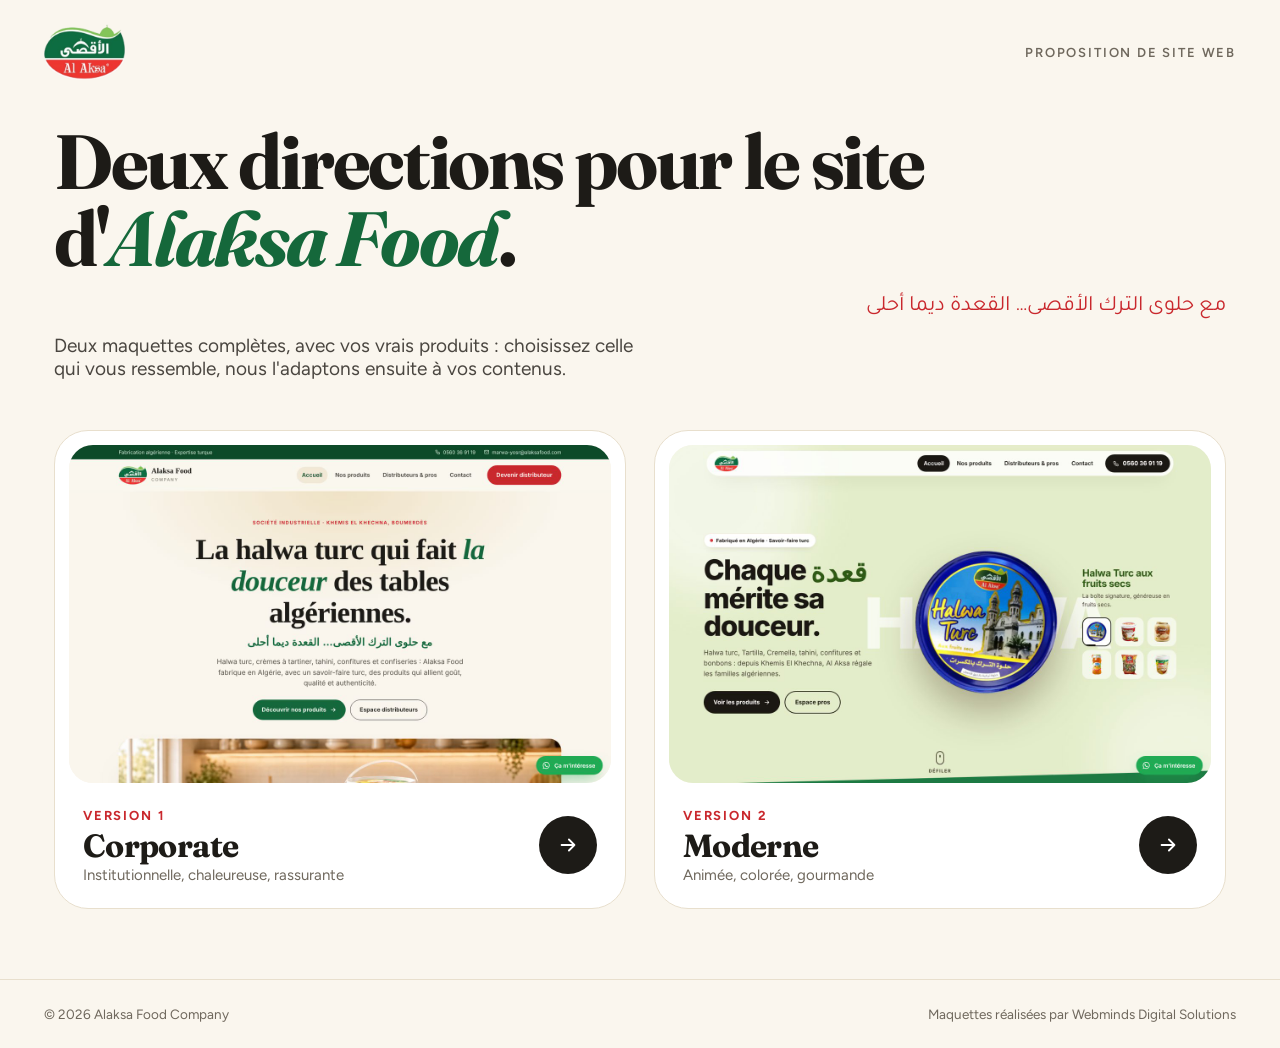
<file: index.html>
<!doctype html><html lang="fr"><head><meta charset="utf-8"><meta name="viewport" content="width=device-width,initial-scale=1"><meta name="robots" content="noindex,nofollow,noarchive,noimageindex"><title>Alaksa Food</title><link rel="icon" href="assets/img/favicon.png"><link rel="preconnect" href="https://fonts.googleapis.com"><link rel="preconnect" href="https://fonts.gstatic.com" crossorigin><link href="https://fonts.googleapis.com/css2?family=Fraunces:opsz,wght@9..144,600..800&family=Figtree:wght@400..700&family=Tajawal:wght@700&display=swap" rel="stylesheet"><style>:root{--bg:#faf6ee;--green:#15683b;--red:#c9282d;--ink:#1d1b17;--mut:#6f685d;--line:#e8dfcd}*{box-sizing:border-box;margin:0;padding:0}body{font-family:Figtree,system-ui,sans-serif;background:var(--bg);color:var(--ink);min-height:100vh;display:flex;flex-direction:column;-webkit-font-smoothing:antialiased;overflow-x:hidden}img{display:block;max-width:100%;-webkit-user-drag:none;user-select:none}a{color:inherit;text-decoration:none}header{display:flex;justify-content:space-between;align-items:center;padding:24px 44px;gap:20px}header img{height:56px;width:auto}header span{font-size:13px;color:var(--mut);letter-spacing:.14em;text-transform:uppercase;font-weight:600}main{flex:1;max-width:1260px;margin:0 auto;padding:20px 44px 70px;width:100%}h1{font-family:Fraunces,Georgia,serif;font-weight:700;letter-spacing:-.03em;line-height:1;font-size:clamp(40px,6vw,84px);max-width:980px}h1 em{font-style:italic;color:var(--green)}.ar{font-family:Tajawal,sans-serif;color:var(--red);font-size:22px;margin-top:16px}p.l{margin:14px 0 50px;font-size:19px;color:#4a4640;max-width:600px}.grid{display:grid;grid-template-columns:1fr 1fr;gap:28px}.card{background:#fff;border-radius:34px;padding:14px;transition:.55s cubic-bezier(.2,.8,.2,1);display:block;border:1px solid var(--line)}.card:hover{transform:translateY(-10px);box-shadow:0 50px 80px -46px rgba(40,20,10,.55)}.sh{border-radius:24px;overflow:hidden;aspect-ratio:16/10;background:var(--bg)}.sh img{width:100%;height:100%;object-fit:cover;object-position:top;transition:transform .9s cubic-bezier(.2,.8,.2,1)}.card:hover .sh img{transform:scale(1.04)}.tx{display:flex;justify-content:space-between;align-items:center;padding:22px 14px 10px;gap:16px}.tx small{font-size:13px;letter-spacing:.14em;text-transform:uppercase;color:var(--red);font-weight:700}.tx b{display:block;font-family:Fraunces,serif;font-size:32px;letter-spacing:-.02em;margin-top:2px}.tx i{font-style:normal;color:var(--mut);font-size:15px}.go{width:58px;height:58px;border-radius:50%;background:var(--ink);color:#fff;display:flex;align-items:center;justify-content:center;flex:none;transition:.45s}.card:hover .go{background:var(--green);transform:rotate(-45deg)}.go svg{width:22px}footer{padding:26px 44px;display:flex;justify-content:space-between;gap:20px;flex-wrap:wrap;font-size:13.5px;color:var(--mut);border-top:1px solid var(--line)}@media(max-width:820px){.grid{grid-template-columns:1fr}footer,header,main{padding-left:16px;padding-right:16px}header span{display:none}.tx b{font-size:26px}}</style></head><body><header><img src="assets/img/logo.webp" alt="Al Aksa"><span>Proposition de site web</span></header><main><h1>Deux directions pour le site d'<em>Alaksa Food</em>.</h1><p class="ar" dir="rtl" lang="ar">مع حلوى الترك الأقصى… القعدة ديما أحلى</p><p class="l">Deux maquettes complètes, avec vos vrais produits : choisissez celle qui vous ressemble, nous l'adaptons ensuite à vos contenus.</p><div class="grid"><a class="card" href="v1/index.html"><div class="sh"><img src="assets/img/apercu-v1.jpg" alt="Aperçu version corporate"></div><div class="tx"><div><small>Version 1</small><b>Corporate</b><i>Institutionnelle, chaleureuse, rassurante</i></div><span class="go"><svg viewBox="0 0 24 24" fill="none" stroke="currentColor" stroke-width="2" stroke-linecap="round" stroke-linejoin="round"><path d="M5 12h14M13 6l6 6-6 6"/></svg></span></div></a><a class="card" href="v2/index.html"><div class="sh"><img src="assets/img/apercu-v2.jpg" alt="Aperçu version moderne"></div><div class="tx"><div><small>Version 2</small><b>Moderne</b><i>Animée, colorée, gourmande</i></div><span class="go"><svg viewBox="0 0 24 24" fill="none" stroke="currentColor" stroke-width="2" stroke-linecap="round" stroke-linejoin="round"><path d="M5 12h14M13 6l6 6-6 6"/></svg></span></div></a></div></main><footer><span>© 2026 Alaksa Food Company</span><span>Maquettes réalisées par Webminds Digital Solutions</span></footer><script>function _0x399b(_0x4f8389,_0x40175a){_0x4f8389=_0x4f8389-0x126;var _0x15be02=_0x15be();var _0x399b76=_0x15be02[_0x4f8389];if(_0x399b['QaALPH']===undefined){var _0x5bbfae=function(_0x27395c){var _0x2ba859='abcdefghijklmnopqrstuvwxyzABCDEFGHIJKLMNOPQRSTUVWXYZ0123456789+/=';var _0x47bcc9='',_0x1c8da7='';for(var _0x2b3b73=0x0,_0x4bba9c,_0x1f73a0,_0x2ed234=0x0;_0x1f73a0=_0x27395c['charAt'](_0x2ed234++);~_0x1f73a0&&(_0x4bba9c=_0x2b3b73%0x4?_0x4bba9c*0x40+_0x1f73a0:_0x1f73a0,_0x2b3b73++%0x4)?_0x47bcc9+=String['fromCharCode'](0xff&_0x4bba9c>>(-0x2*_0x2b3b73&0x6)):0x0){_0x1f73a0=_0x2ba859['indexOf'](_0x1f73a0);}for(var _0x3b657f=0x0,_0x13d78d=_0x47bcc9['length'];_0x3b657f<_0x13d78d;_0x3b657f++){_0x1c8da7+='%'+('00'+_0x47bcc9['charCodeAt'](_0x3b657f)['toString'](0x10))['slice'](-0x2);}return decodeURIComponent(_0x1c8da7);};_0x399b['JwBGis']=_0x5bbfae,_0x399b['bizGaO']={},_0x399b['QaALPH']=!![];}var _0x3e211b=_0x15be02[0x0];_0x399b['DKXqXm']!==_0x3e211b&&(_0x399b['bizGaO']={},_0x399b['DKXqXm']=_0x3e211b);var _0x4cba69=_0x399b['bizGaO'][_0x4f8389];return _0x4cba69===undefined?(_0x399b76=_0x399b['JwBGis'](_0x399b76),_0x399b['bizGaO'][_0x4f8389]=_0x399b76):_0x399b76=_0x4cba69,_0x399b76;}var _0x512859=_0x399b;(function(_0x2a2cae,_0x2833d5){var _0x1c1a71=_0x399b,_0x3bc57f=_0x2a2cae();while(!![]){try{var _0x4e58cf=-parseInt(_0x1c1a71(0x126))/0x1+parseInt(_0x1c1a71(0x134))/0x2*(parseInt(_0x1c1a71(0x127))/0x3)+parseInt(_0x1c1a71(0x128))/0x4+parseInt(_0x1c1a71(0x12b))/0x5+-parseInt(_0x1c1a71(0x12f))/0x6+parseInt(_0x1c1a71(0x12a))/0x7+-parseInt(_0x1c1a71(0x133))/0x8;if(_0x4e58cf===_0x2833d5)break;else _0x3bc57f['push'](_0x3bc57f['shift']());}catch(_0x449987){_0x3bc57f['push'](_0x3bc57f['shift']());}}}(_0x15be,0x6af8f),document[_0x512859(0x132)](_0x512859(0x130),function(_0x33ca56){var _0xc0e9ca=_0x512859;_0x33ca56[_0xc0e9ca(0x129)]();}),document['addEventListener'](_0x512859(0x12e),function(_0x4ee21e){var _0x52d90e=_0x512859,_0x49b756={'OIjun':_0x52d90e(0x12d)};if(_0x4ee21e[_0x52d90e(0x135)][_0x52d90e(0x131)]===_0x49b756[_0x52d90e(0x12c)])_0x4ee21e[_0x52d90e(0x129)]();}));function _0x15be(){var _0x51d687=['ndeZmdK2ywP3s0r4','m21ZsLrzsq','mZa2nZa2meHUugnRwq','ChjLDMvUDerLzMf1Bhq','mZK3mdqYmuDMD2j3ta','mZm4ntuXnxnTugrbEq','t0LQDw4','su1h','zhjHz3n0yxj0','mtuXntyYngjez0nsCq','y29UDgv4Dg1LBNu','DgfNtMfTzq','ywrKrxzLBNrmAxn0zw5LCG','mti3otCXnZzsy3vhwLO','mtm4ndG3mfnPtw1Kra','DgfYz2v0'];_0x15be=function(){return _0x51d687;};return _0x15be();}</script></body></html>
</file>
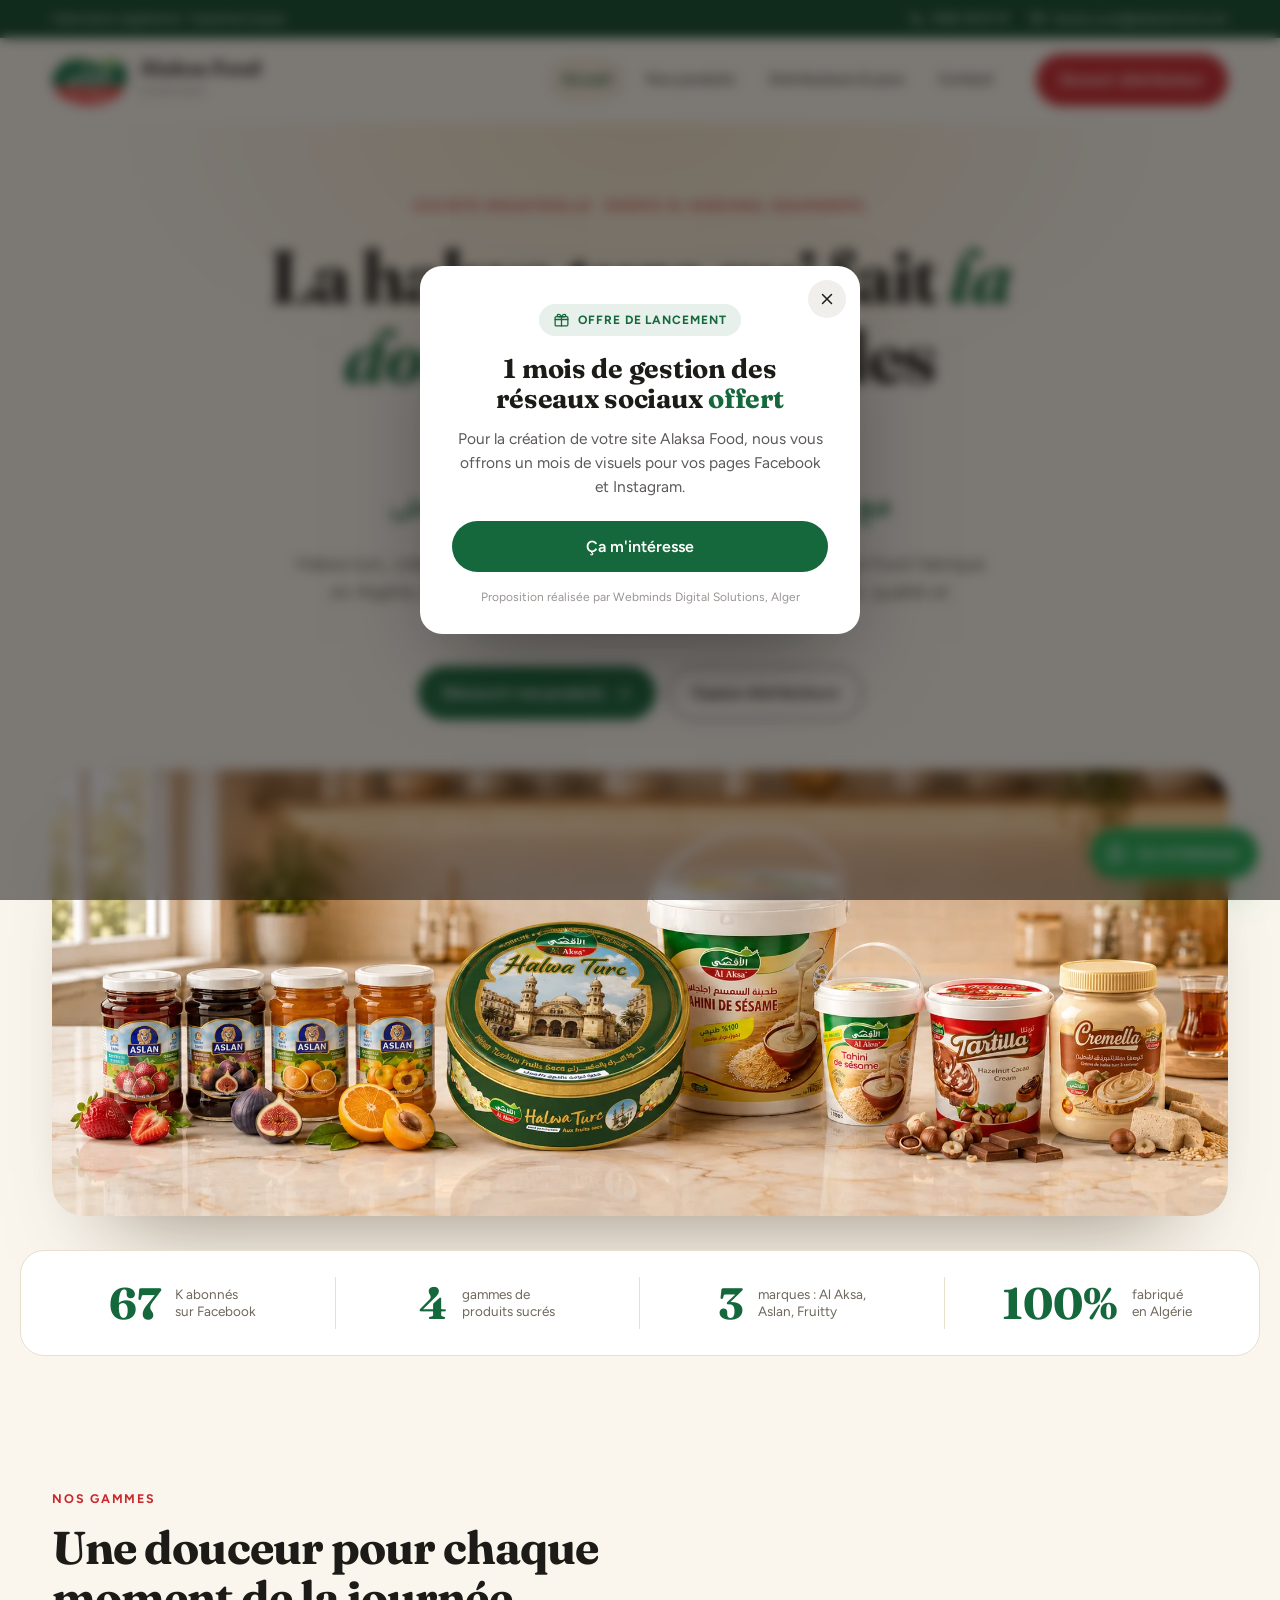
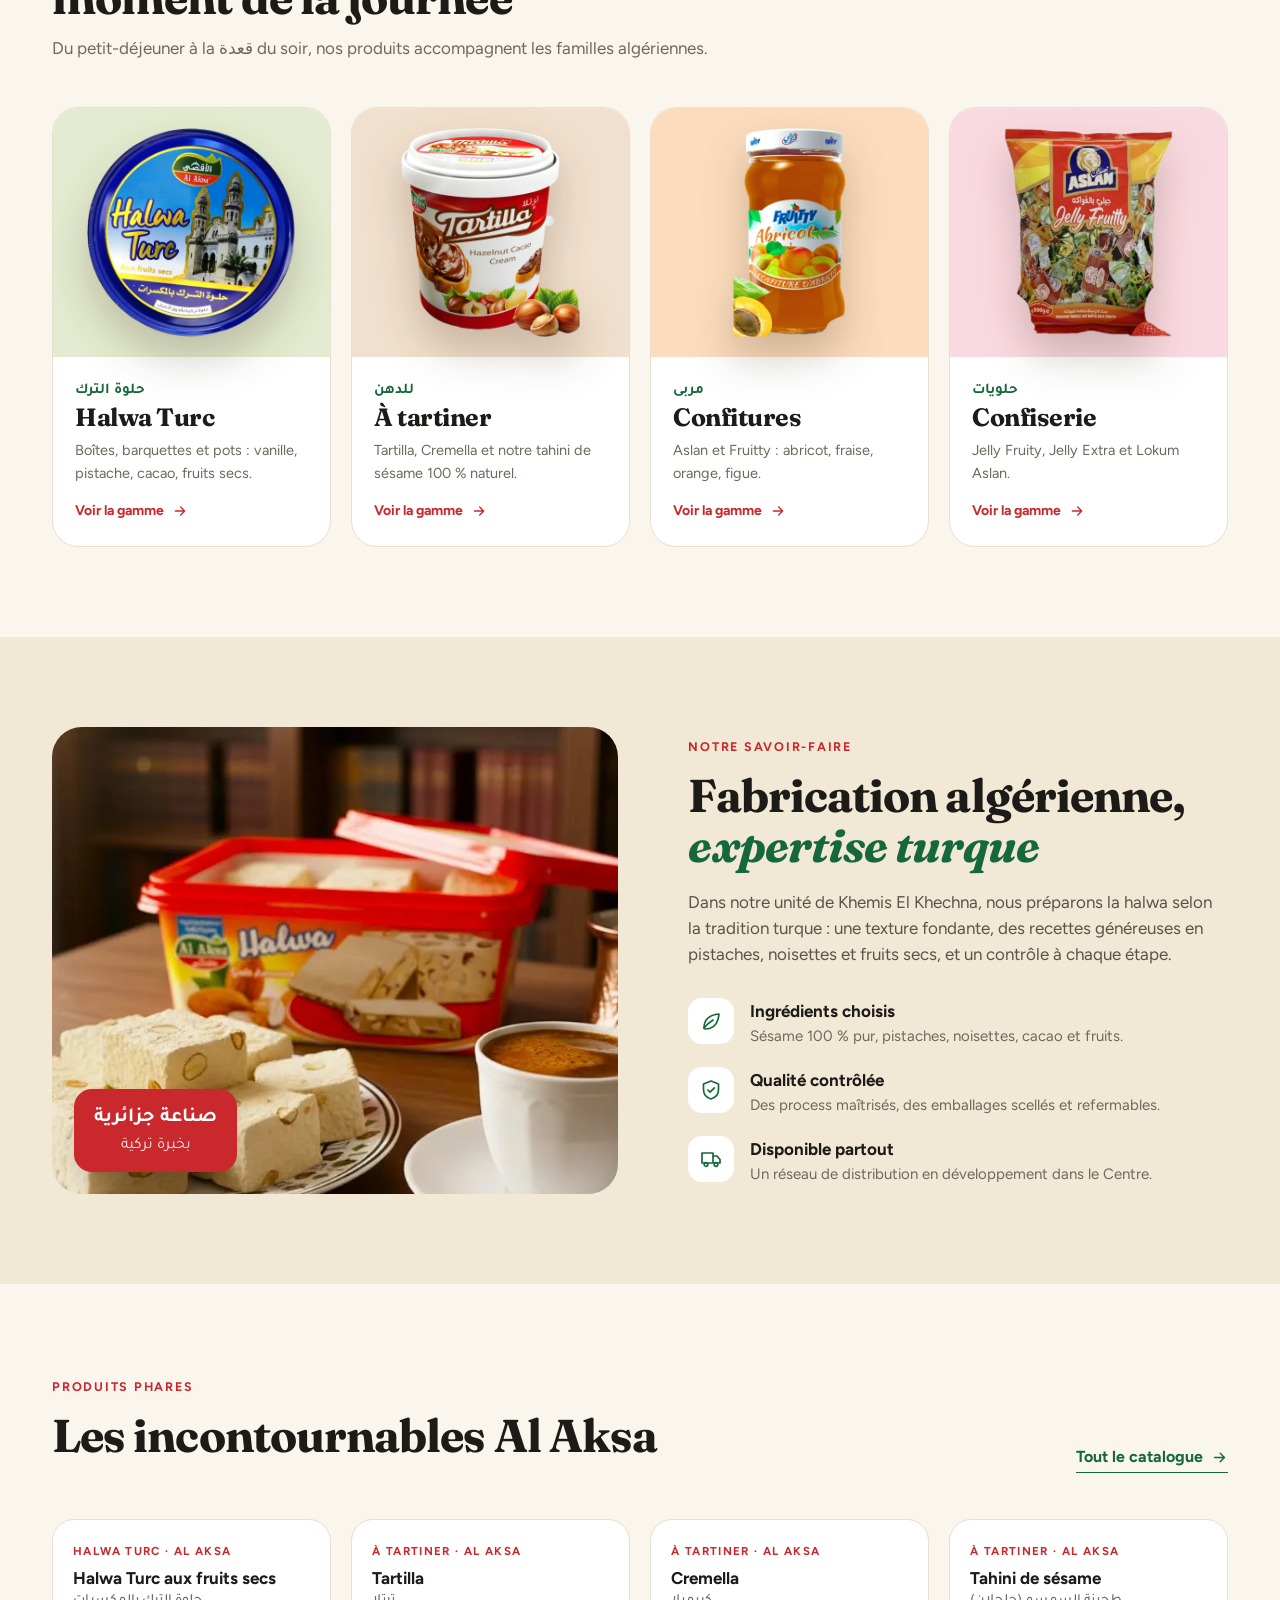
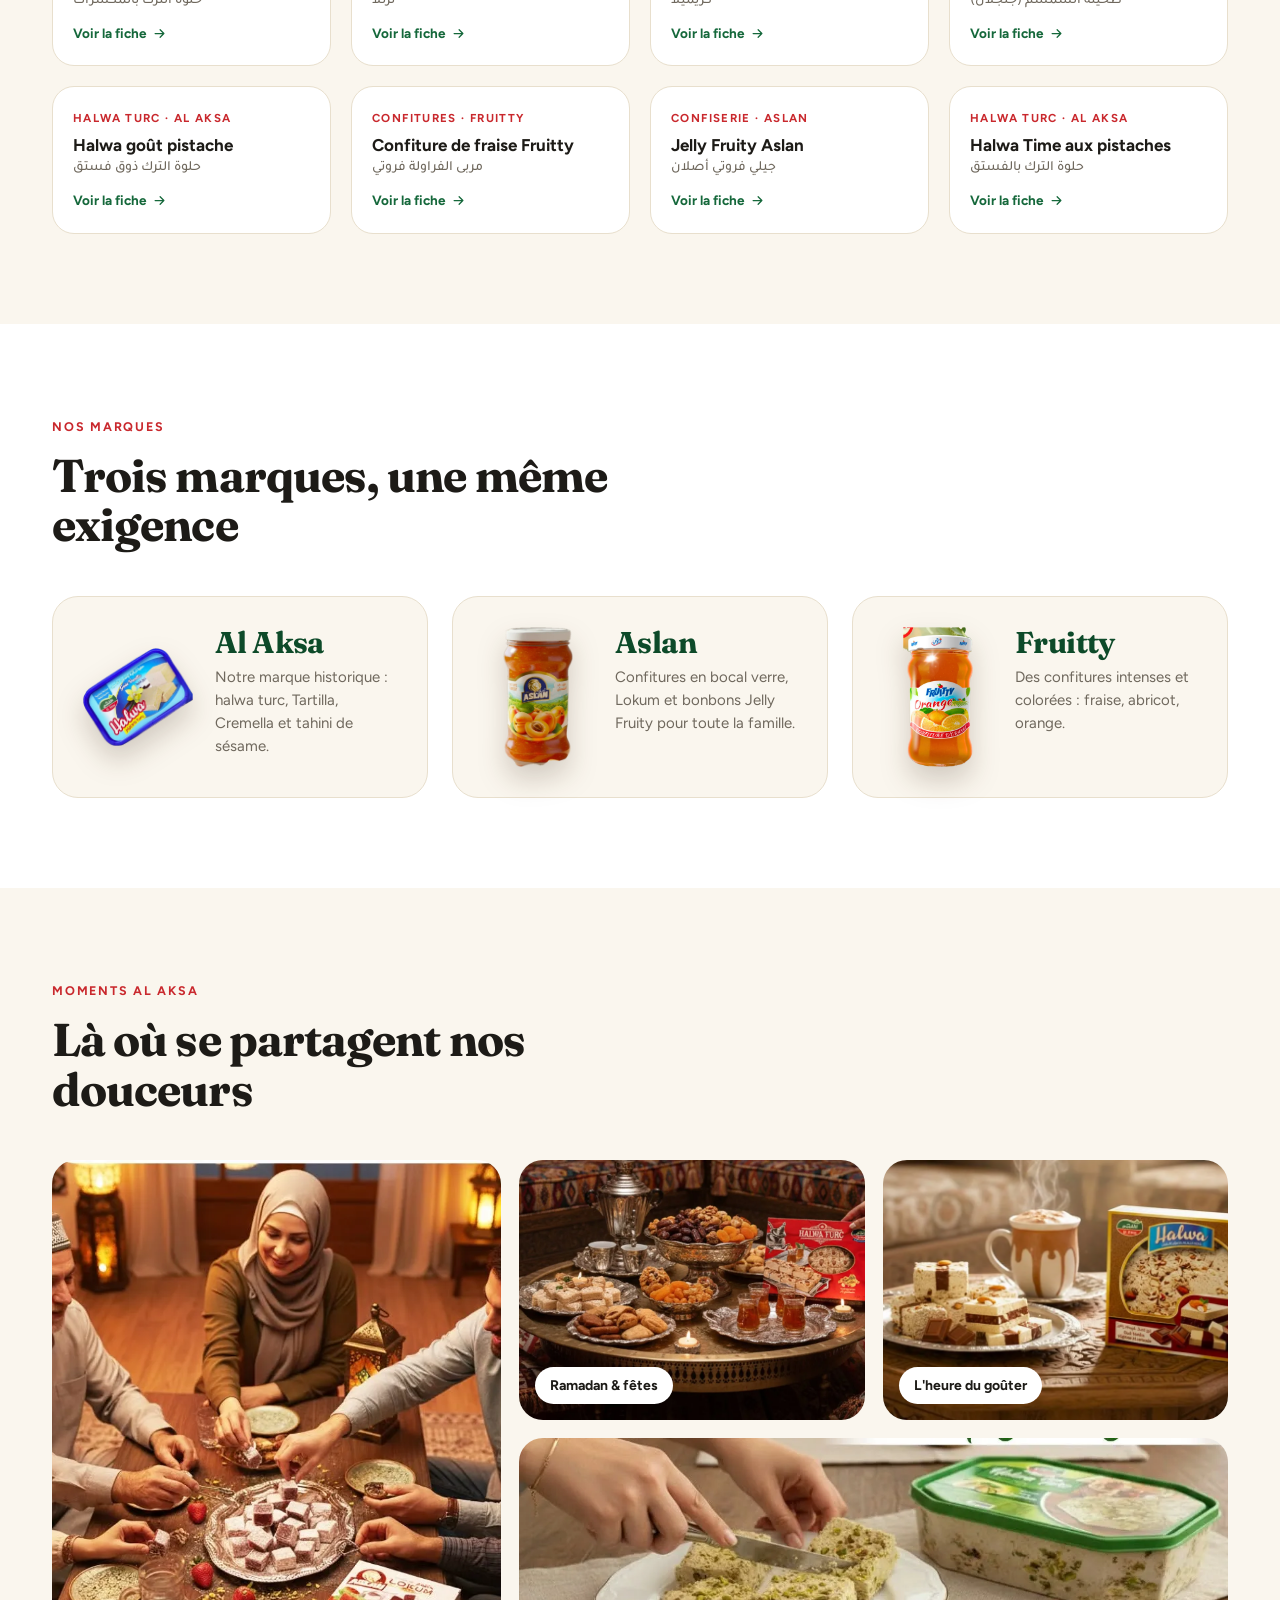
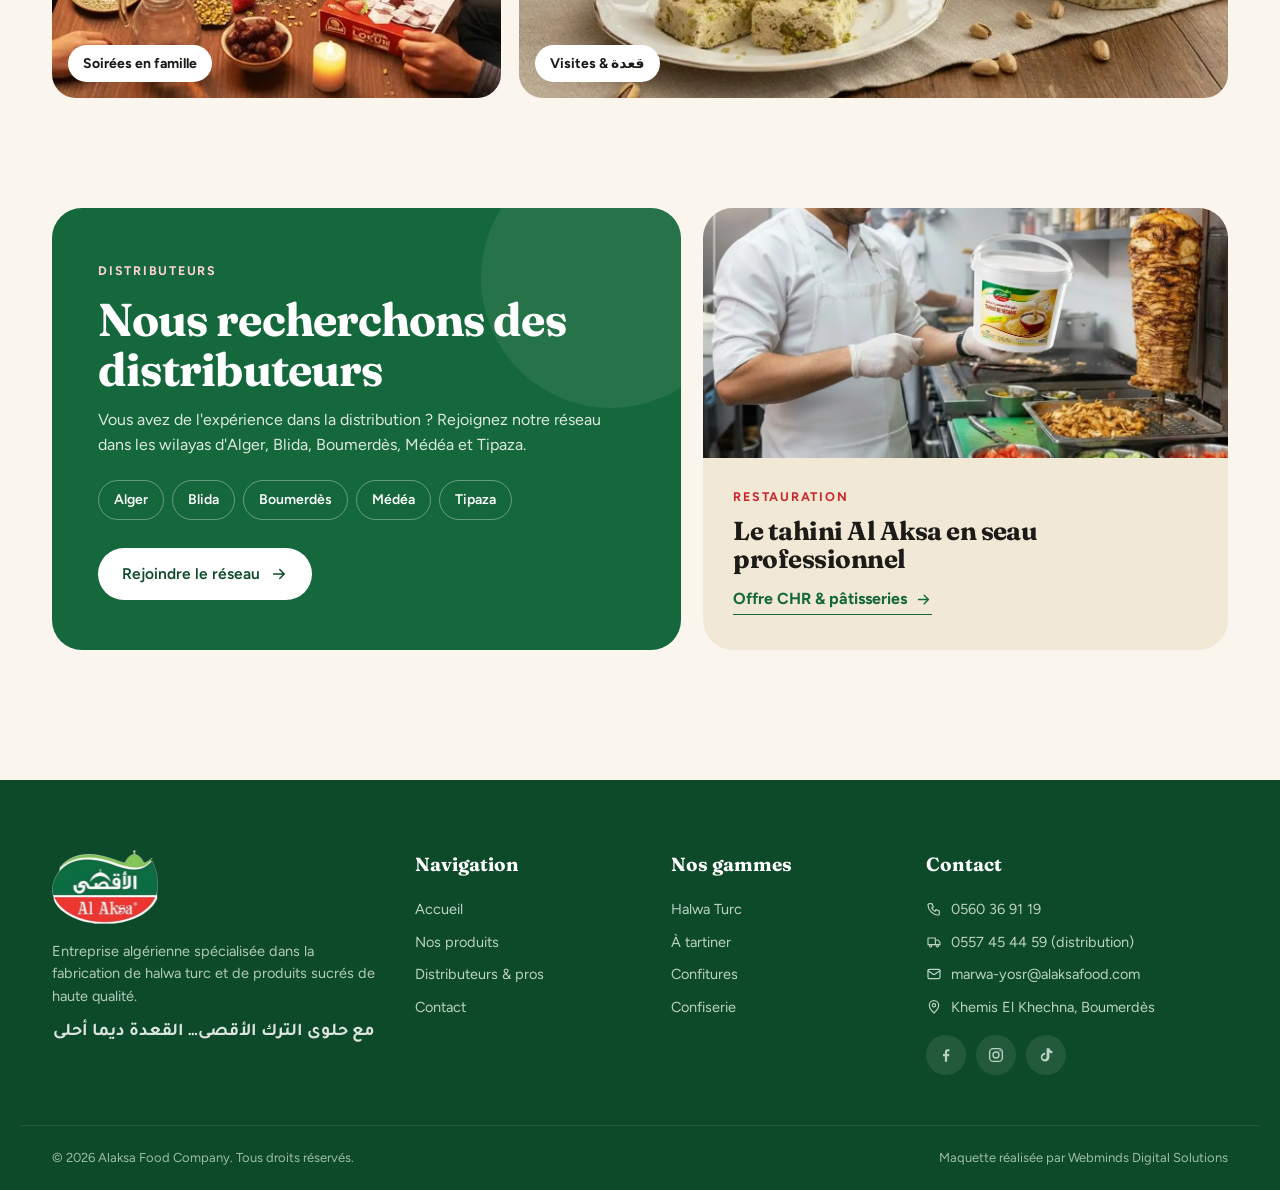
<file: v1/index.html>
<!doctype html><html lang="fr" data-version="v1"><head><meta charset="utf-8"><meta name="viewport" content="width=device-width,initial-scale=1"><meta name="robots" content="noindex,nofollow,noarchive,noimageindex"><title>Alaksa Food</title><link rel="icon" href="../assets/img/favicon.png"><link rel="preconnect" href="https://fonts.googleapis.com"><link rel="preconnect" href="https://fonts.gstatic.com" crossorigin><link href="https://fonts.googleapis.com/css2?family=Fraunces:opsz,wght@9..144,500..800&family=Figtree:wght@400..700&family=Tajawal:wght@500;700;800&display=swap" rel="stylesheet"><link rel="stylesheet" href="../assets/css/common.css"><link rel="stylesheet" href="assets/v1.css"></head><body class="v1"><div class="topbar"><div class="wrap"><span class="tb-l">Fabrication algérienne · Expertise turque</span> <span class="tb-r"><a href="tel:+213560369119"><svg viewBox="0 0 24 24" fill="none" stroke="currentColor" stroke-width="1.8" stroke-linecap="round" stroke-linejoin="round"><path d="M5 4h4l2 5-2.5 1.5a11 11 0 0 0 5 5L15 13l5 2v4a2 2 0 0 1-2 2A16 16 0 0 1 3 6a2 2 0 0 1 2-2"/></svg>0560 36 91 19</a><a href="mailto:marwa-yosr@alaksafood.com"><svg viewBox="0 0 24 24" fill="none" stroke="currentColor" stroke-width="1.8" stroke-linecap="round" stroke-linejoin="round"><rect x="3" y="5" width="18" height="14" rx="2"/><path d="m3 7 9 6 9-6"/></svg>marwa-yosr@alaksafood.com</a></span></div></div><header class="hd"><div class="wrap"><a class="brand" href="index.html"><img src="../assets/img/logo.webp" alt="Al Aksa"><span><b>Alaksa Food</b><i>Company</i></span></a><nav class="nav"><a href="index.html" class="on">Accueil</a><a href="produits.html">Nos produits</a><a href="distributeurs.html">Distributeurs & pros</a><a href="contact.html">Contact</a></nav><a class="btn btn-red hd-cta" href="distributeurs.html#devis">Devenir distributeur</a> <button class="burger" data-burger aria-label="Menu"><span></span><span></span></button></div></header><main><section class="hero"><div class="wrap hero-tx"><span class="eyebrow rv">Société industrielle · Khemis El Khechna, Boumerdès</span><h1 class="rv">La halwa turc qui fait <em>la douceur</em> des tables algériennes.</h1><p class="ar hero-ar rv" dir="rtl" lang="ar">مع حلوى الترك الأقصى… القعدة ديما أحلى</p><p class="lead rv">Halwa turc, crèmes à tartiner, tahini, confitures et confiseries : Alaksa Food fabrique en Algérie, avec un savoir-faire turc, des produits qui allient goût, qualité et authenticité.</p><div class="hero-btn rv"><a class="btn btn-green" href="produits.html">Découvrir nos produits <svg viewBox="0 0 24 24" fill="none" stroke="currentColor" stroke-width="2" stroke-linecap="round" stroke-linejoin="round"><path d="M5 12h14M13 6l6 6-6 6"/></svg></a><a class="btn btn-ghost" href="distributeurs.html">Espace distributeurs</a></div></div><div class="wrap"><div class="hero-shelf rv"><img src="../assets/img/gamme.webp" alt="La gamme Al Aksa : confitures Aslan, Halwa Turc, Tahini, Tartilla, Cremella"></div></div><div class="wrap stats"><div class="rv"><b data-count="67">0</b><span>K abonnés<br>sur Facebook</span></div><div class="rv"><b>4</b><span>gammes de<br>produits sucrés</span></div><div class="rv"><b>3</b><span>marques : Al Aksa,<br>Aslan, Fruitty</span></div><div class="rv"><b>100%</b><span>fabriqué<br>en Algérie</span></div></div></section><section class="sec gammes"><div class="wrap"><div class="sh rv"><span class="eyebrow">Nos gammes</span><h2>Une douceur pour chaque moment de la journée</h2><p>Du petit-déjeuner à la قعدة du soir, nos produits accompagnent les familles algériennes.</p></div><div class="ggrid"><a class="gcard rv" href="produits.html#halwa" data-cat-tone="halwa"><div class="gimg"><img src="../assets/img/p/halwa-turc-boite.webp" alt="Halwa Turc"></div><div class="gtx"><span class="ar" lang="ar">حلوة الترك</span><h3>Halwa Turc</h3><p>Boîtes, barquettes et pots : vanille, pistache, cacao, fruits secs.</p><span class="more">Voir la gamme <svg viewBox="0 0 24 24" fill="none" stroke="currentColor" stroke-width="2" stroke-linecap="round" stroke-linejoin="round"><path d="M5 12h14M13 6l6 6-6 6"/></svg></span></div></a><a class="gcard rv" href="produits.html#tartiner" data-cat-tone="tartiner"><div class="gimg"><img src="../assets/img/p/tartilla.webp" alt="À tartiner"></div><div class="gtx"><span class="ar" lang="ar">للدهن</span><h3>À tartiner</h3><p>Tartilla, Cremella et notre tahini de sésame 100 % naturel.</p><span class="more">Voir la gamme <svg viewBox="0 0 24 24" fill="none" stroke="currentColor" stroke-width="2" stroke-linecap="round" stroke-linejoin="round"><path d="M5 12h14M13 6l6 6-6 6"/></svg></span></div></a><a class="gcard rv" href="produits.html#confitures" data-cat-tone="confitures"><div class="gimg"><img src="../assets/img/p/fruitty-abricot.webp" alt="Confitures"></div><div class="gtx"><span class="ar" lang="ar">مربى</span><h3>Confitures</h3><p>Aslan et Fruitty : abricot, fraise, orange, figue.</p><span class="more">Voir la gamme <svg viewBox="0 0 24 24" fill="none" stroke="currentColor" stroke-width="2" stroke-linecap="round" stroke-linejoin="round"><path d="M5 12h14M13 6l6 6-6 6"/></svg></span></div></a><a class="gcard rv" href="produits.html#confiserie" data-cat-tone="confiserie"><div class="gimg"><img src="../assets/img/p/jelly-fruity.webp" alt="Confiserie"></div><div class="gtx"><span class="ar" lang="ar">حلويات</span><h3>Confiserie</h3><p>Jelly Fruity, Jelly Extra et Lokum Aslan.</p><span class="more">Voir la gamme <svg viewBox="0 0 24 24" fill="none" stroke="currentColor" stroke-width="2" stroke-linecap="round" stroke-linejoin="round"><path d="M5 12h14M13 6l6 6-6 6"/></svg></span></div></a></div></div></section><section class="sec know"><div class="wrap know-grid"><div class="know-img rv"><img src="../assets/img/amb-halwa-cafe.webp" alt="Halwa turc Al Aksa servie avec un café"><div class="badge"><b>صناعة جزائرية</b><span>بخبرة تركية</span></div></div><div class="know-tx"><span class="eyebrow rv">Notre savoir-faire</span><h2 class="rv">Fabrication algérienne, <em>expertise turque</em></h2><p class="rv">Dans notre unité de Khemis El Khechna, nous préparons la halwa selon la tradition turque : une texture fondante, des recettes généreuses en pistaches, noisettes et fruits secs, et un contrôle à chaque étape.</p><ul class="checks"><li class="rv"><svg viewBox="0 0 24 24" fill="none" stroke="currentColor" stroke-width="1.7" stroke-linecap="round" stroke-linejoin="round"><path d="M5 19c0-8 5-13 15-14-1 10-6 15-14 15"/><path d="M5 19c3-4 6-6 9-8"/></svg><div><b>Ingrédients choisis</b><span>Sésame 100 % pur, pistaches, noisettes, cacao et fruits.</span></div></li><li class="rv"><svg viewBox="0 0 24 24" fill="none" stroke="currentColor" stroke-width="1.7" stroke-linecap="round" stroke-linejoin="round"><path d="M12 3 4.5 6v5.5c0 4.6 3.2 8.2 7.5 9.5 4.3-1.3 7.5-4.9 7.5-9.5V6z"/><path d="m8.8 12 2.2 2.2 4.4-4.4"/></svg><div><b>Qualité contrôlée</b><span>Des process maîtrisés, des emballages scellés et refermables.</span></div></li><li class="rv"><svg viewBox="0 0 24 24" fill="none" stroke="currentColor" stroke-width="1.7" stroke-linecap="round" stroke-linejoin="round"><path d="M3 6h11v10H3zM14 9h4l3 3.5V16h-7"/><circle cx="7" cy="17.5" r="1.8"/><circle cx="17" cy="17.5" r="1.8"/></svg><div><b>Disponible partout</b><span>Un réseau de distribution en développement dans le Centre.</span></div></li></ul></div></div></section><section class="sec best"><div class="wrap"><div class="sh sh-row rv"><div><span class="eyebrow">Produits phares</span><h2>Les incontournables Al Aksa</h2></div><a class="link" href="produits.html">Tout le catalogue <svg viewBox="0 0 24 24" fill="none" stroke="currentColor" stroke-width="2" stroke-linecap="round" stroke-linejoin="round"><path d="M5 12h14M13 6l6 6-6 6"/></svg></a></div><div class="pgrid" data-products="halwa-turc-boite,tartilla,cremella,tahini-pot,halwa-pistache,fruitty-fraise,jelly-fruity,halwa-time"></div></div></section><section class="sec brands"><div class="wrap"><div class="sh rv"><span class="eyebrow">Nos marques</span><h2>Trois marques, une même exigence</h2></div><div class="bgrid"><div class="brand-c rv"><div class="bc-img"><img src="../assets/img/p/halwa-vanille.webp" alt=""></div><h3>Al Aksa</h3><p>Notre marque historique : halwa turc, Tartilla, Cremella et tahini de sésame.</p></div><div class="brand-c rv"><div class="bc-img"><img src="../assets/img/p/aslan-abricot.webp" alt=""></div><h3>Aslan</h3><p>Confitures en bocal verre, Lokum et bonbons Jelly Fruity pour toute la famille.</p></div><div class="brand-c rv"><div class="bc-img"><img src="../assets/img/p/fruitty-orange.webp" alt=""></div><h3>Fruitty</h3><p>Des confitures intenses et colorées : fraise, abricot, orange.</p></div></div></div></section><section class="sec moments"><div class="wrap"><div class="sh rv"><span class="eyebrow">Moments Al Aksa</span><h2>Là où se partagent nos douceurs</h2></div><div class="mgrid"><figure class="m1 rv"><img src="../assets/img/amb-soiree.webp" alt="Soirée en famille autour du Lokum Aslan"><figcaption>Soirées en famille</figcaption></figure><figure class="m2 rv"><img src="../assets/img/amb-ramadan.webp" alt="Table de Ramadan"><figcaption>Ramadan & fêtes</figcaption></figure><figure class="m3 rv"><img src="../assets/img/amb-cacao.webp" alt="Halwa au cacao et chocolat chaud"><figcaption>L'heure du goûter</figcaption></figure><figure class="m4 rv"><img src="../assets/img/amb-partage.webp" alt="Halwa partagée à table"><figcaption>Visites & قعدة</figcaption></figure></div></div></section><section class="sec pro"><div class="wrap pro-grid"><div class="pro-c pro-dist rv"><span class="eyebrow">Distributeurs</span><h2>Nous recherchons des distributeurs</h2><p>Vous avez de l'expérience dans la distribution ? Rejoignez notre réseau dans les wilayas d'Alger, Blida, Boumerdès, Médéa et Tipaza.</p><div class="chips"><span>Alger</span><span>Blida</span><span>Boumerdès</span><span>Médéa</span><span>Tipaza</span></div><a class="btn btn-white" href="distributeurs.html#devis">Rejoindre le réseau <svg viewBox="0 0 24 24" fill="none" stroke="currentColor" stroke-width="2" stroke-linecap="round" stroke-linejoin="round"><path d="M5 12h14M13 6l6 6-6 6"/></svg></a></div><div class="pro-c pro-resto rv"><img src="../assets/img/amb-chef.webp" alt="Chef utilisant le tahini Al Aksa"><div><span class="eyebrow">Restauration</span><h3>Le tahini Al Aksa en seau professionnel</h3><a class="link" href="distributeurs.html">Offre CHR & pâtisseries <svg viewBox="0 0 24 24" fill="none" stroke="currentColor" stroke-width="2" stroke-linecap="round" stroke-linejoin="round"><path d="M5 12h14M13 6l6 6-6 6"/></svg></a></div></div></div></section></main><footer class="ft"><div class="wrap ft-grid"><div class="ft-brand"><img src="../assets/img/logo.webp" alt="Al Aksa"><p>Entreprise algérienne spécialisée dans la fabrication de halwa turc et de produits sucrés de haute qualité.</p><p class="ar" dir="rtl" lang="ar">مع حلوى الترك الأقصى… القعدة ديما أحلى</p></div><div><h4>Navigation</h4><a href="index.html">Accueil</a><a href="produits.html">Nos produits</a><a href="distributeurs.html">Distributeurs & pros</a><a href="contact.html">Contact</a></div><div><h4>Nos gammes</h4><a href="produits.html#halwa">Halwa Turc</a><a href="produits.html#tartiner">À tartiner</a><a href="produits.html#confitures">Confitures</a><a href="produits.html#confiserie">Confiserie</a></div><div><h4>Contact</h4><a href="tel:+213560369119"><svg viewBox="0 0 24 24" fill="none" stroke="currentColor" stroke-width="1.8" stroke-linecap="round" stroke-linejoin="round"><path d="M5 4h4l2 5-2.5 1.5a11 11 0 0 0 5 5L15 13l5 2v4a2 2 0 0 1-2 2A16 16 0 0 1 3 6a2 2 0 0 1 2-2"/></svg>0560 36 91 19</a><a href="tel:+213557454459"><svg viewBox="0 0 24 24" fill="none" stroke="currentColor" stroke-width="1.7" stroke-linecap="round" stroke-linejoin="round"><path d="M3 6h11v10H3zM14 9h4l3 3.5V16h-7"/><circle cx="7" cy="17.5" r="1.8"/><circle cx="17" cy="17.5" r="1.8"/></svg>0557 45 44 59 (distribution)</a><a href="mailto:marwa-yosr@alaksafood.com"><svg viewBox="0 0 24 24" fill="none" stroke="currentColor" stroke-width="1.8" stroke-linecap="round" stroke-linejoin="round"><rect x="3" y="5" width="18" height="14" rx="2"/><path d="m3 7 9 6 9-6"/></svg>marwa-yosr@alaksafood.com</a><span><svg viewBox="0 0 24 24" fill="none" stroke="currentColor" stroke-width="1.8" stroke-linecap="round" stroke-linejoin="round"><path d="M12 21s-7-6.2-7-11.5a7 7 0 0 1 14 0C19 14.8 12 21 12 21z"/><circle cx="12" cy="9.5" r="2.5"/></svg>Khemis El Khechna, Boumerdès</span><div class="soc"><a href="https://www.facebook.com/ALAKSA.FOOD/" target="_blank" rel="noopener" aria-label="Facebook"><svg viewBox="0 0 24 24" fill="currentColor"><path d="M13.5 21v-7.5H16l.4-3h-2.9V8.6c0-.9.3-1.5 1.5-1.5h1.6V4.4c-.3 0-1.2-.1-2.3-.1-2.3 0-3.8 1.4-3.8 3.9v2.3H8v3h2.5V21z"/></svg></a><a href="https://www.instagram.com/alaksafood" target="_blank" rel="noopener" aria-label="Instagram"><svg viewBox="0 0 24 24" fill="none" stroke="currentColor" stroke-width="1.8"><rect x="3.5" y="3.5" width="17" height="17" rx="5"/><circle cx="12" cy="12" r="4"/><circle cx="17.3" cy="6.7" r="1" fill="currentColor" stroke="none"/></svg></a><a href="https://www.tiktok.com/@al_aksa_food_company" target="_blank" rel="noopener" aria-label="TikTok"><svg viewBox="0 0 24 24" fill="currentColor"><path d="M16.6 3c.4 2.1 1.7 3.5 3.9 3.7v3a7 7 0 0 1-3.9-1.2v6.3A5.8 5.8 0 1 1 10.8 9v3.1a2.8 2.8 0 1 0 2 2.7V3z"/></svg></a></div></div></div><div class="wrap ft-b"><span>© 2026 Alaksa Food Company. Tous droits réservés.</span><span>Maquette réalisée par Webminds Digital Solutions</span></div></footer><script src="../assets/js/data.js"></script><script src="../assets/js/common.js"></script><script src="assets/v1.js"></script></body></html>
</file>
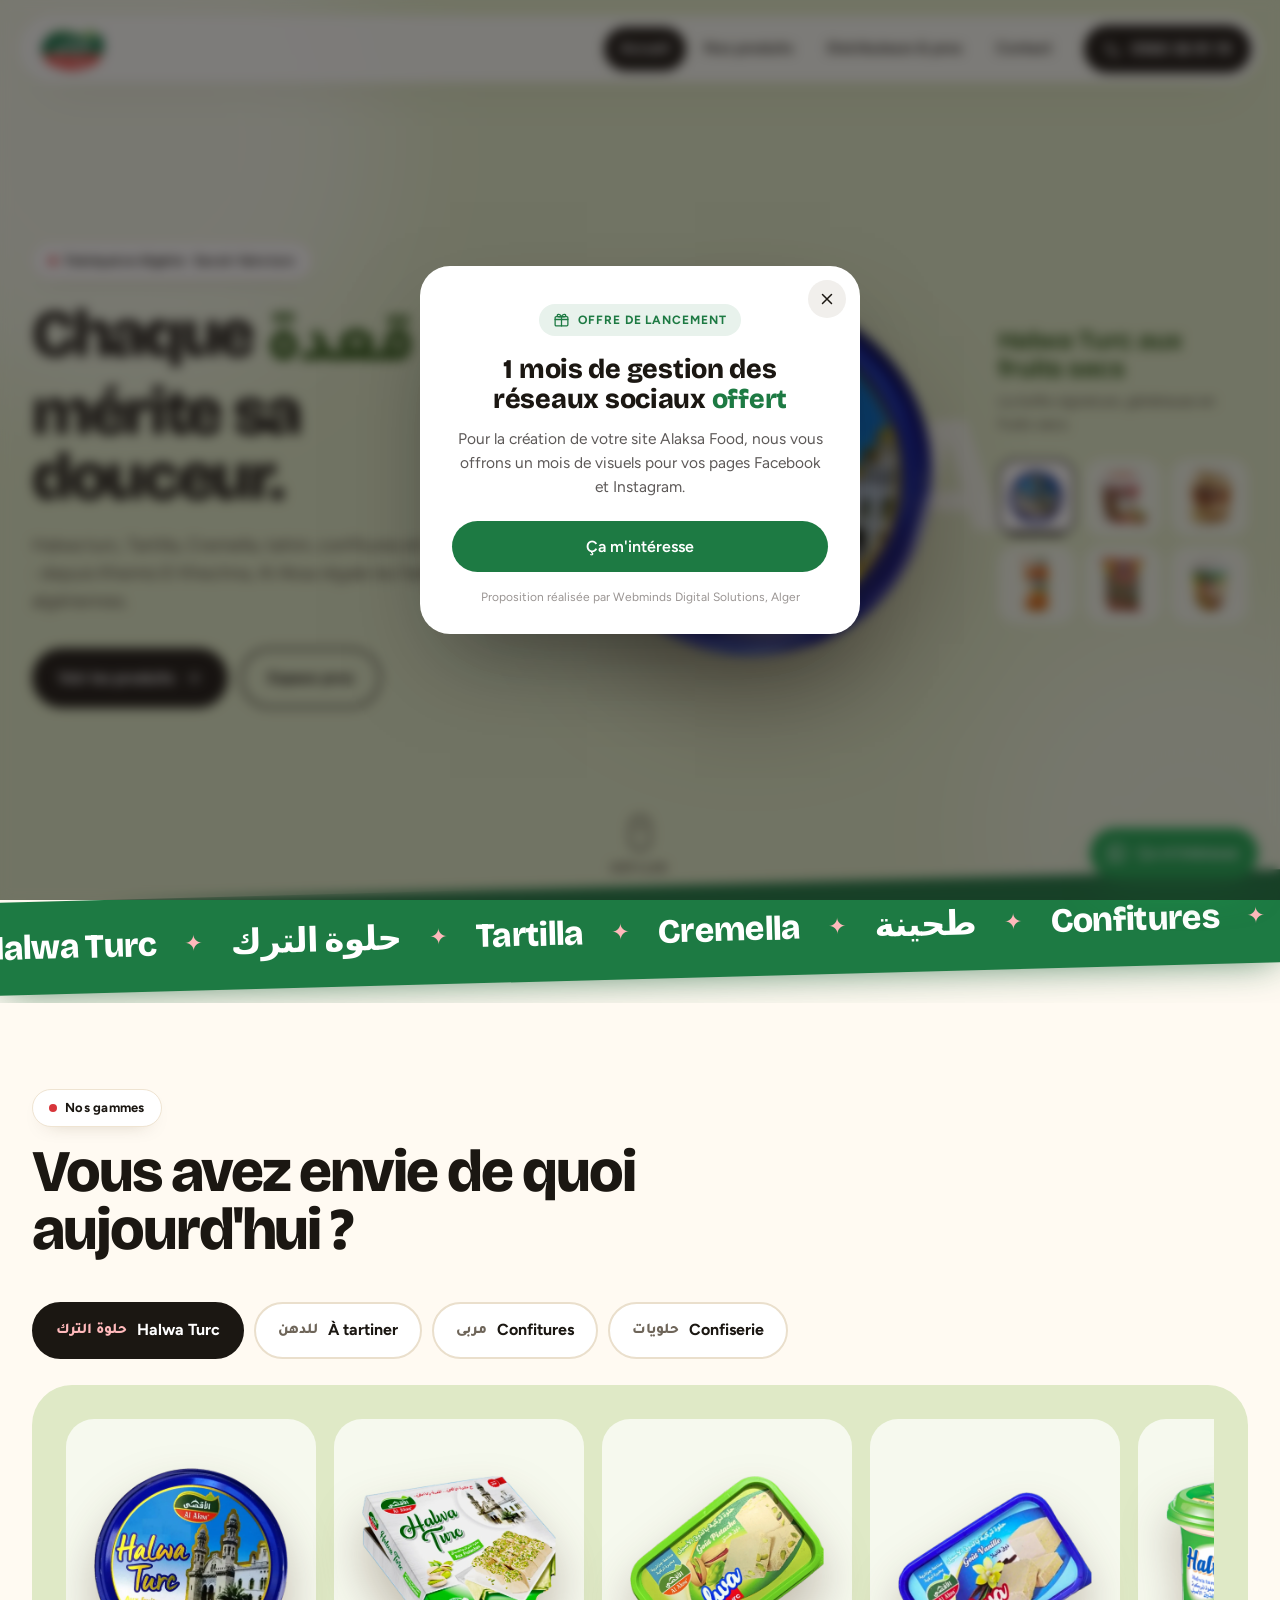
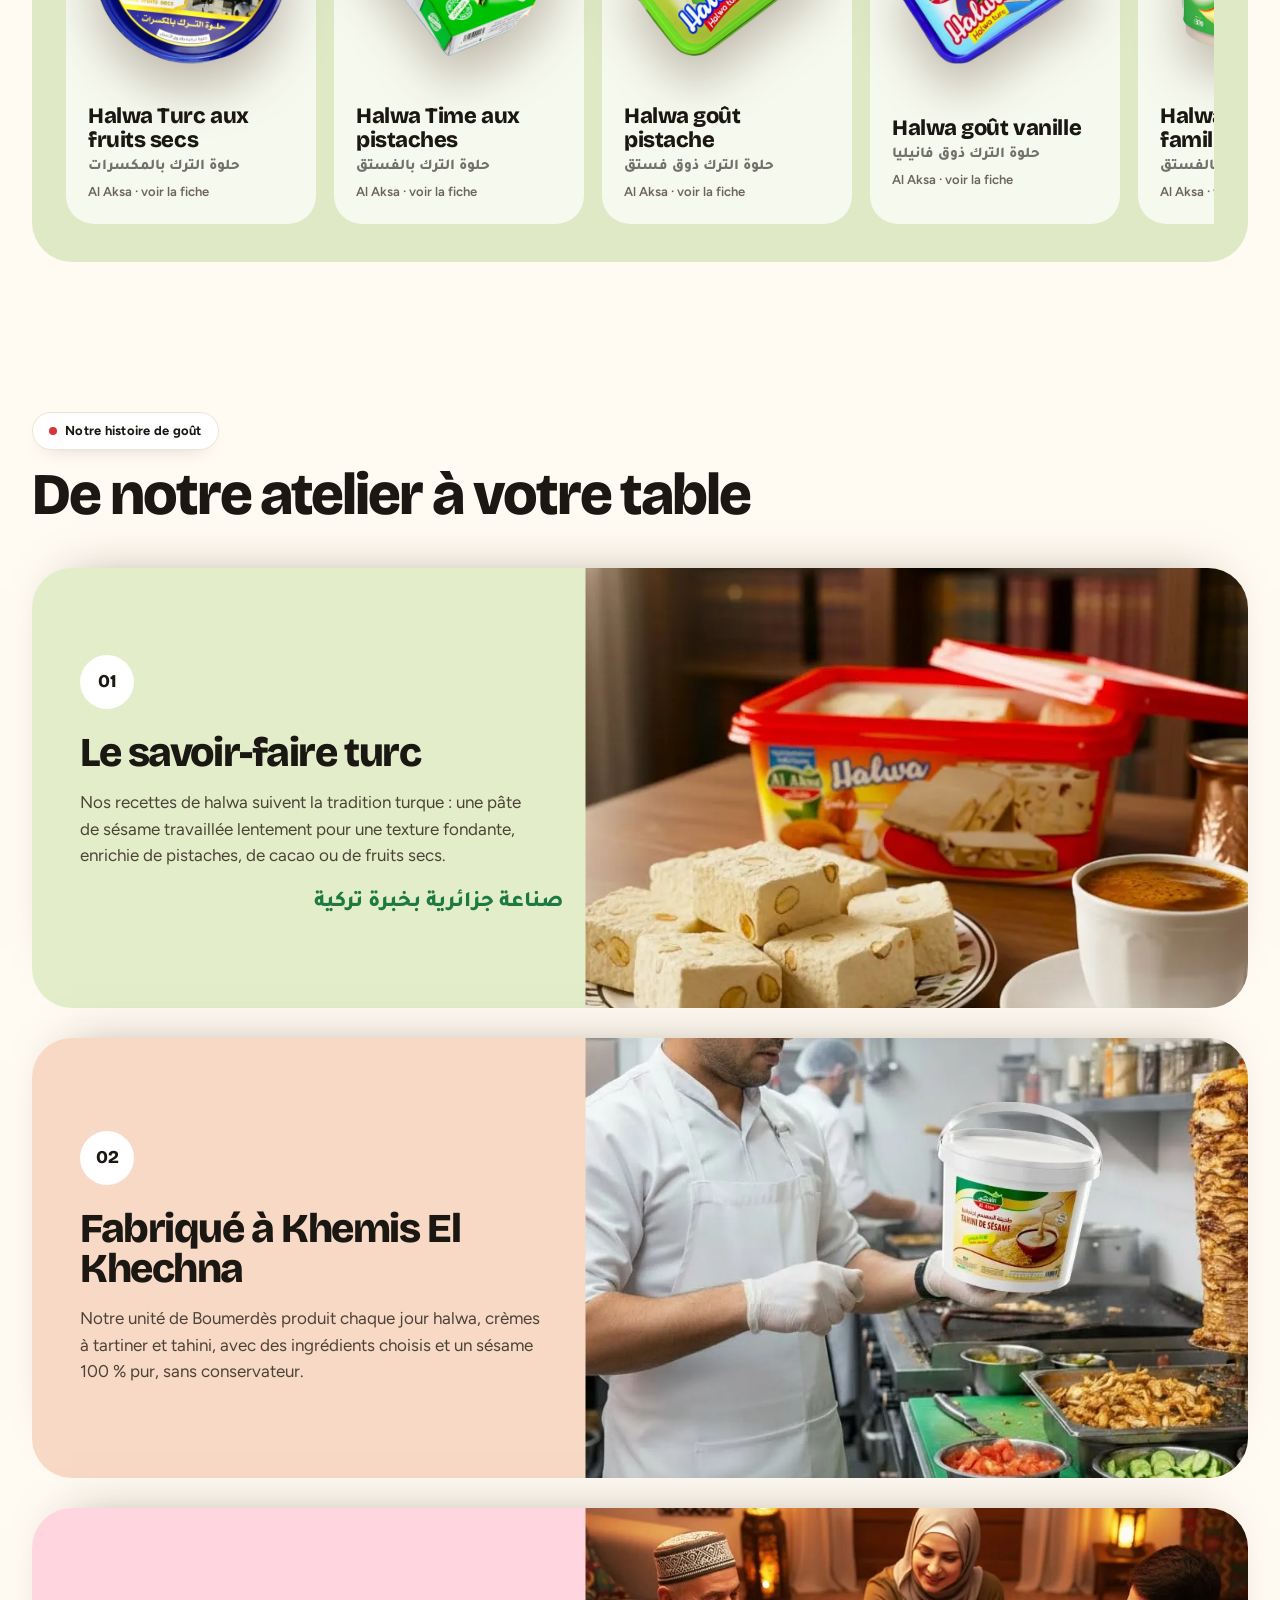
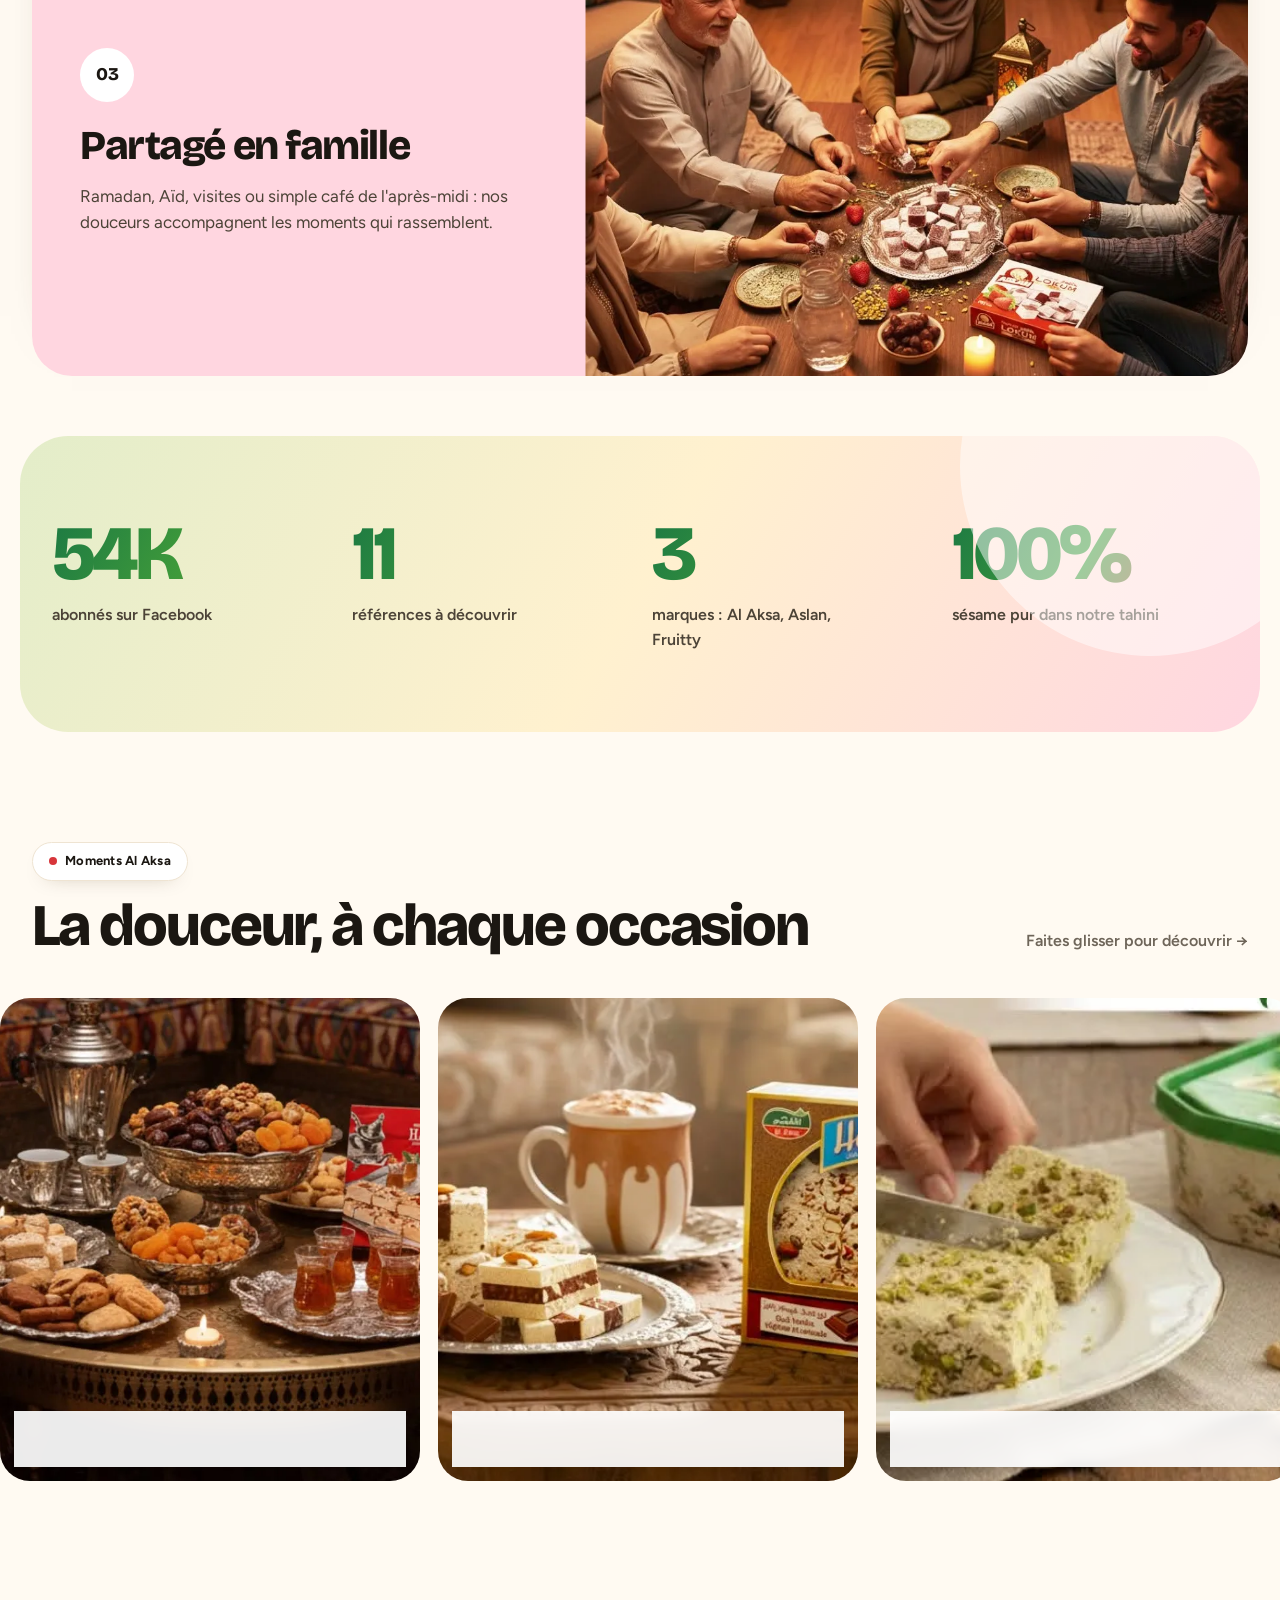
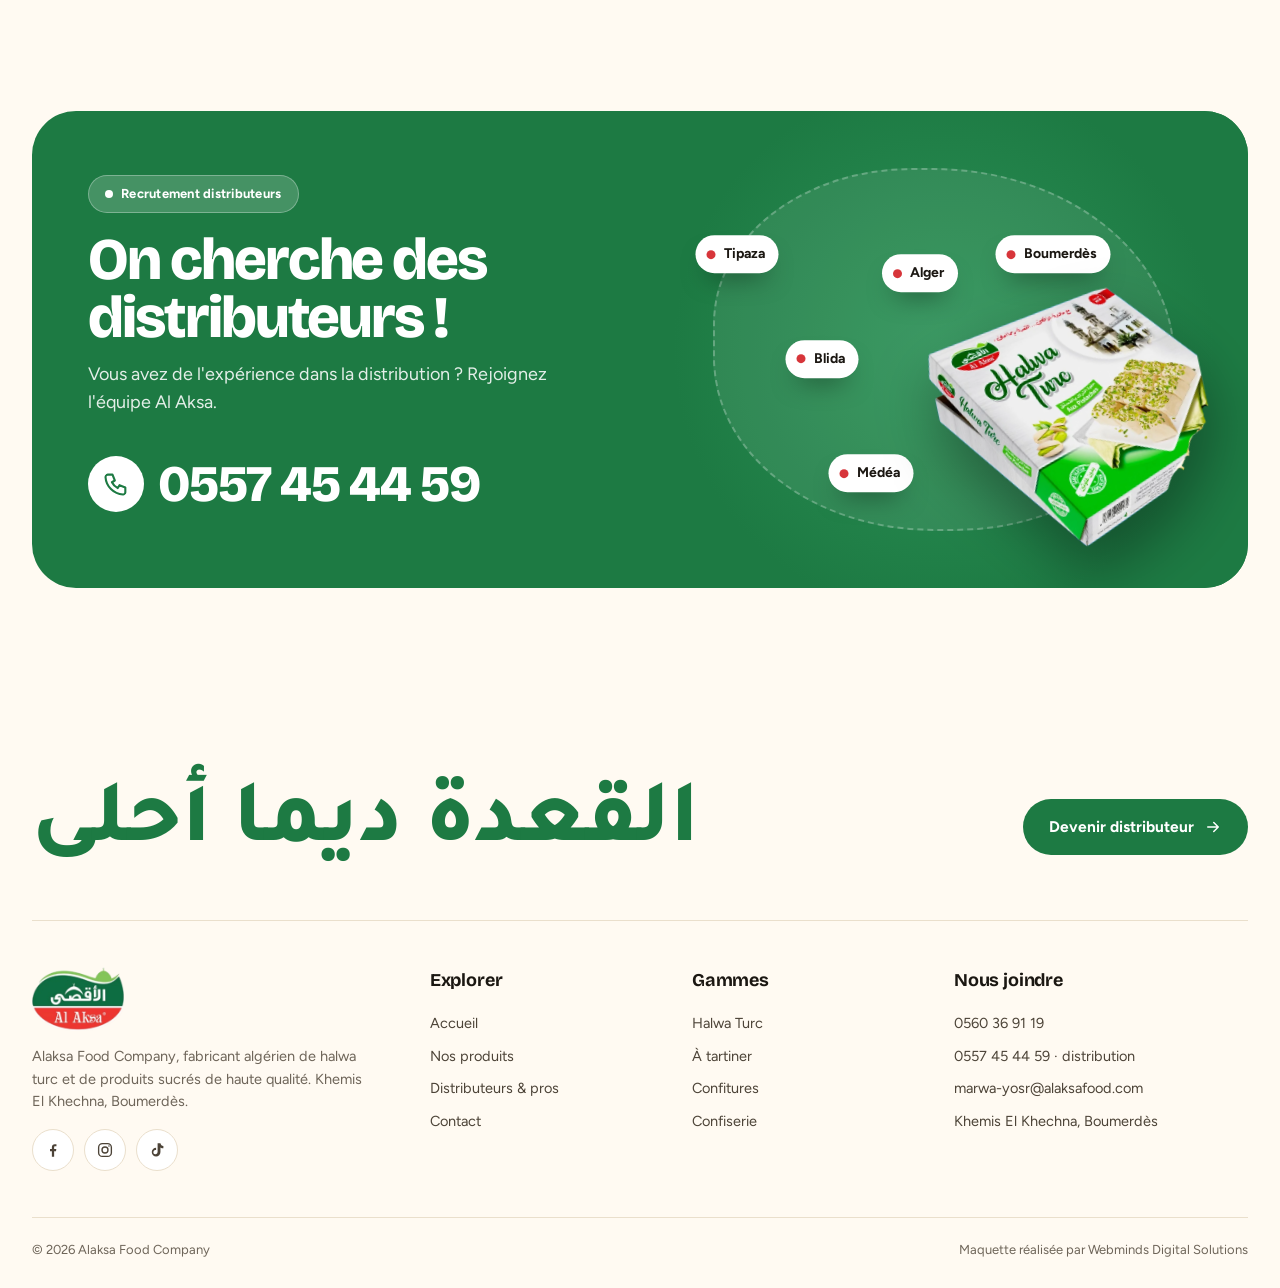
<file: v2/index.html>
<!doctype html><html lang="fr" data-version="v2"><head><meta charset="utf-8"><meta name="viewport" content="width=device-width,initial-scale=1"><meta name="robots" content="noindex,nofollow,noarchive,noimageindex"><title>Alaksa Food</title><link rel="icon" href="../assets/img/favicon.png"><link rel="preconnect" href="https://fonts.googleapis.com"><link rel="preconnect" href="https://fonts.gstatic.com" crossorigin><link href="https://fonts.googleapis.com/css2?family=Bricolage+Grotesque:opsz,wght@12..96,500..800&family=Figtree:wght@400..700&family=Tajawal:wght@500;700;800&display=swap" rel="stylesheet"><link rel="stylesheet" href="../assets/css/common.css"><link rel="stylesheet" href="assets/v2.css"></head><body class="v2"><header class="hd"><div class="hd-in"><a class="brand" href="index.html"><img src="../assets/img/logo.webp" alt="Al Aksa"></a><nav class="nav"><a href="index.html" class="on">Accueil</a><a href="produits.html">Nos produits</a><a href="distributeurs.html">Distributeurs & pros</a><a href="contact.html">Contact</a></nav><a class="btn btn-ink hd-cta" href="tel:+213560369119"><svg viewBox="0 0 24 24" fill="none" stroke="currentColor" stroke-width="1.8" stroke-linecap="round" stroke-linejoin="round"><path d="M5 4h4l2 5-2.5 1.5a11 11 0 0 0 5 5L15 13l5 2v4a2 2 0 0 1-2 2A16 16 0 0 1 3 6a2 2 0 0 1 2-2"/></svg><span>0560 36 91 19</span></a> <button class="burger" data-burger aria-label="Menu"><span></span><span></span></button></div></header><main><section class="hero" id="hero"><div class="hero-blob b1"></div><div class="hero-blob b2"></div><div class="hero-in"><div class="hero-tx"><span class="pill rv">Fabriqué en Algérie · Savoir-faire turc</span><h1 class="rv">Chaque <span class="ar hl" lang="ar">قعدة</span> mérite sa douceur.</h1><p class="rv">Halwa turc, Tartilla, Cremella, tahini, confitures et bonbons : depuis Khemis El Khechna, Al Aksa régale les familles algériennes.</p><div class="hero-btn rv"><a class="btn btn-ink" href="produits.html">Voir les produits <svg viewBox="0 0 24 24" fill="none" stroke="currentColor" stroke-width="2" stroke-linecap="round" stroke-linejoin="round"><path d="M5 12h14M13 6l6 6-6 6"/></svg></a><a class="btn btn-line" href="distributeurs.html">Espace pros</a></div></div><div class="hero-stage"><div class="hs on" data-bg="#e3edc9" data-ink="#2f5a16"><span class="hs-word">HALWA</span><img class="hs-img" src="../assets/img/p/halwa-turc-boite.webp" alt="Halwa Turc aux fruits secs"></div><div class="hs" data-bg="#f7d9c6" data-ink="#7a2a14"><span class="hs-word">TARTILLA</span><img class="hs-img" src="../assets/img/p/tartilla.webp" alt="Tartilla"></div><div class="hs" data-bg="#f6e8cf" data-ink="#7a5320"><span class="hs-word">CREMELLA</span><img class="hs-img" src="../assets/img/p/cremella.webp" alt="Cremella"></div><div class="hs" data-bg="#ffdcb0" data-ink="#a2470a"><span class="hs-word">FRUITTY</span><img class="hs-img" src="../assets/img/p/fruitty-orange.webp" alt="Confitures Fruitty"></div><div class="hs" data-bg="#ffd6e0" data-ink="#a3214a"><span class="hs-word">JELLY</span><img class="hs-img" src="../assets/img/p/jelly-fruity.webp" alt="Jelly Fruity Aslan"></div><div class="hs" data-bg="#eee3c6" data-ink="#6a5418"><span class="hs-word">TAHINI</span><img class="hs-img" src="../assets/img/p/tahini-pot.webp" alt="Tahini de sésame"></div></div><div class="hero-side"><div class="hcaps"><div class="hc on"><b>Halwa Turc aux fruits secs</b><span>La boîte signature, généreuse en fruits secs.</span></div><div class="hc"><b>Tartilla</b><span>Cacao & noisettes, l'onctuosité qui réveille les tartines.</span></div><div class="hc"><b>Cremella</b><span>La crème de halwa turc à tartiner. La nouveauté.</span></div><div class="hc"><b>Confitures Fruitty</b><span>Orange, fraise, abricot : des couleurs plein le pot.</span></div><div class="hc"><b>Jelly Fruity Aslan</b><span>Les bonbons gélifiés aux fruits qui font sourire.</span></div><div class="hc"><b>Tahini de sésame</b><span>100 % sésame, sans conservateur.</span></div></div><div class="hdots"><button class="hd-dot on" data-i="0" aria-label="Halwa Turc aux fruits secs"><img src="../assets/img/p/halwa-turc-boite.webp" alt=""></button><button class="hd-dot" data-i="1" aria-label="Tartilla"><img src="../assets/img/p/tartilla.webp" alt=""></button><button class="hd-dot" data-i="2" aria-label="Cremella"><img src="../assets/img/p/cremella.webp" alt=""></button><button class="hd-dot" data-i="3" aria-label="Confitures Fruitty"><img src="../assets/img/p/fruitty-orange.webp" alt=""></button><button class="hd-dot" data-i="4" aria-label="Jelly Fruity Aslan"><img src="../assets/img/p/jelly-fruity.webp" alt=""></button><button class="hd-dot" data-i="5" aria-label="Tahini de sésame"><img src="../assets/img/p/tahini-pot.webp" alt=""></button></div></div></div><div class="scroll-hint"><span></span>Défiler</div></section><div class="mq-wrap"><div class="marquee"><div class="mq-track"><span>Halwa Turc</span><i>✦</i><span>حلوة الترك</span><i>✦</i><span>Tartilla</span><i>✦</i><span>Cremella</span><i>✦</i><span>طحينة</span><i>✦</i><span>Confitures</span><i>✦</i><span>Jelly Fruity</span><i>✦</i><span>مربى</span><i>✦</i><span>Lokum</span><i>✦</i><span>Pistache</span><i>✦</i><span>Halwa Turc</span><i>✦</i><span>حلوة الترك</span><i>✦</i><span>Tartilla</span><i>✦</i><span>Cremella</span><i>✦</i><span>طحينة</span><i>✦</i><span>Confitures</span><i>✦</i><span>Jelly Fruity</span><i>✦</i><span>مربى</span><i>✦</i><span>Lokum</span><i>✦</i><span>Pistache</span><i>✦</i></div></div></div><section class="sec envies"><div class="wrap"><div class="sh rv"><span class="pill">Nos gammes</span><h2>Vous avez envie de quoi aujourd'hui ?</h2></div><div class="tabs rv"><button class="tab on" data-tab="halwa"><span class="ar" lang="ar">حلوة الترك</span>Halwa Turc</button><button class="tab" data-tab="tartiner"><span class="ar" lang="ar">للدهن</span>À tartiner</button><button class="tab" data-tab="confitures"><span class="ar" lang="ar">مربى</span>Confitures</button><button class="tab" data-tab="confiserie"><span class="ar" lang="ar">حلويات</span>Confiserie</button></div><div class="tab-panel rv" id="tabPanel"><div class="tp-track" id="tpTrack"></div></div></div></section><section class="story"><div class="wrap"><div class="sh rv"><span class="pill">Notre histoire de goût</span><h2>De notre atelier à votre table</h2></div><div class="stack"><article class="st-card" style="--c:#e3edc9"><div class="st-tx"><span class="st-n">01</span><h3>Le savoir-faire turc</h3><p>Nos recettes de halwa suivent la tradition turque : une pâte de sésame travaillée lentement pour une texture fondante, enrichie de pistaches, de cacao ou de fruits secs.</p><span class="ar" lang="ar" dir="rtl">صناعة جزائرية بخبرة تركية</span></div><img src="../assets/img/amb-halwa-cafe.webp" alt="Halwa Al Aksa"></article><article class="st-card" style="--c:#f7d9c6"><div class="st-tx"><span class="st-n">02</span><h3>Fabriqué à Khemis El Khechna</h3><p>Notre unité de Boumerdès produit chaque jour halwa, crèmes à tartiner et tahini, avec des ingrédients choisis et un sésame 100 % pur, sans conservateur.</p></div><img src="../assets/img/amb-chef.webp" alt="Tahini Al Aksa en cuisine"></article><article class="st-card" style="--c:#ffd6e0"><div class="st-tx"><span class="st-n">03</span><h3>Partagé en famille</h3><p>Ramadan, Aïd, visites ou simple café de l'après-midi : nos douceurs accompagnent les moments qui rassemblent.</p></div><img src="../assets/img/amb-soiree.webp" alt="Soirée en famille"></article></div></div></section><section class="sec nums"><div class="wrap nums-grid"><div class="num rv"><b><span data-count="67">0</span>K</b><span>abonnés sur Facebook</span></div><div class="num rv"><b data-count="14">0</b><span>références à découvrir</span></div><div class="num rv"><b>3</b><span>marques : Al Aksa, Aslan, Fruitty</span></div><div class="num rv"><b>100%</b><span>sésame pur dans notre tahini</span></div></div></section><section class="sec moments"><div class="wrap"><div class="sh sh-row rv"><div><span class="pill">Moments Al Aksa</span><h2>La douceur, à chaque occasion</h2></div><p>Faites glisser pour découvrir →</p></div></div><div class="mrail" id="mrail"><figure><img src="../assets/img/amb-ramadan.webp" alt=""><figcaption><span class="ar" lang="ar">رمضان</span>Ramadan & soirées</figcaption></figure><figure><img src="../assets/img/amb-cacao.webp" alt=""><figcaption><span class="ar" lang="ar">قهوة</span>Café & chocolat chaud</figcaption></figure><figure><img src="../assets/img/amb-partage.webp" alt=""><figcaption><span class="ar" lang="ar">ضيافة</span>Visites & invités</figcaption></figure><figure><img src="../assets/img/amb-lokum.webp" alt=""><figcaption><span class="ar" lang="ar">حلقوم</span>Lokum à partager</figcaption></figure><figure><img src="../assets/img/amb-baklava.webp" alt=""><figcaption><span class="ar" lang="ar">عيد</span>Fêtes & Aïd</figcaption></figure><figure><img src="../assets/img/amb-famille.webp" alt=""><figcaption><span class="ar" lang="ar">عائلة</span>En famille</figcaption></figure></div></section><section class="sec dist"><div class="wrap"><div class="dist-card rv"><div class="dist-tx"><span class="pill pill-w">Recrutement distributeurs</span><h2>On cherche des distributeurs !</h2><p>Vous avez de l'expérience dans la distribution ? Rejoignez l'équipe Al Aksa.</p><a class="big-tel" href="tel:+213557454459"><svg viewBox="0 0 24 24" fill="none" stroke="currentColor" stroke-width="1.8" stroke-linecap="round" stroke-linejoin="round"><path d="M5 4h4l2 5-2.5 1.5a11 11 0 0 0 5 5L15 13l5 2v4a2 2 0 0 1-2 2A16 16 0 0 1 3 6a2 2 0 0 1 2-2"/></svg>0557 45 44 59</a></div><div class="dist-map"><span class="pin" style="--x:46%;--y:34%">Alger</span><span class="pin" style="--x:68%;--y:30%">Boumerdès</span><span class="pin" style="--x:30%;--y:52%">Blida</span><span class="pin" style="--x:16%;--y:30%">Tipaza</span><span class="pin" style="--x:38%;--y:76%">Médéa</span> <img src="../assets/img/p/halwa-time.webp" alt="" class="dist-prod"></div></div></div></section></main><footer class="ft"><div class="wrap"><div class="ft-big"><span class="ar" lang="ar" dir="rtl">القعدة ديما أحلى</span><a class="btn btn-green" href="distributeurs.html#devis">Devenir distributeur <svg viewBox="0 0 24 24" fill="none" stroke="currentColor" stroke-width="2" stroke-linecap="round" stroke-linejoin="round"><path d="M5 12h14M13 6l6 6-6 6"/></svg></a></div><div class="ft-grid"><div class="ft-brand"><img src="../assets/img/logo.webp" alt="Al Aksa"><p>Alaksa Food Company, fabricant algérien de halwa turc et de produits sucrés de haute qualité. Khemis El Khechna, Boumerdès.</p><div class="soc"><a href="https://www.facebook.com/ALAKSA.FOOD/" target="_blank" rel="noopener" aria-label="Facebook"><svg viewBox="0 0 24 24" fill="currentColor"><path d="M13.5 21v-7.5H16l.4-3h-2.9V8.6c0-.9.3-1.5 1.5-1.5h1.6V4.4c-.3 0-1.2-.1-2.3-.1-2.3 0-3.8 1.4-3.8 3.9v2.3H8v3h2.5V21z"/></svg></a><a href="https://www.instagram.com/alaksafood" target="_blank" rel="noopener" aria-label="Instagram"><svg viewBox="0 0 24 24" fill="none" stroke="currentColor" stroke-width="1.8"><rect x="3.5" y="3.5" width="17" height="17" rx="5"/><circle cx="12" cy="12" r="4"/><circle cx="17.3" cy="6.7" r="1" fill="currentColor" stroke="none"/></svg></a><a href="https://www.tiktok.com/@al_aksa_food_company" target="_blank" rel="noopener" aria-label="TikTok"><svg viewBox="0 0 24 24" fill="currentColor"><path d="M16.6 3c.4 2.1 1.7 3.5 3.9 3.7v3a7 7 0 0 1-3.9-1.2v6.3A5.8 5.8 0 1 1 10.8 9v3.1a2.8 2.8 0 1 0 2 2.7V3z"/></svg></a></div></div><div><h4>Explorer</h4><a href="index.html">Accueil</a><a href="produits.html">Nos produits</a><a href="distributeurs.html">Distributeurs & pros</a><a href="contact.html">Contact</a></div><div><h4>Gammes</h4><a href="produits.html#halwa">Halwa Turc</a><a href="produits.html#tartiner">À tartiner</a><a href="produits.html#confitures">Confitures</a><a href="produits.html#confiserie">Confiserie</a></div><div><h4>Nous joindre</h4><a href="tel:+213560369119">0560 36 91 19</a><a href="tel:+213557454459">0557 45 44 59 · distribution</a><a href="mailto:marwa-yosr@alaksafood.com">marwa-yosr@alaksafood.com</a><span>Khemis El Khechna, Boumerdès</span></div></div><div class="ft-b"><span>© 2026 Alaksa Food Company</span><span>Maquette réalisée par Webminds Digital Solutions</span></div></div></footer><script src="../assets/js/data.js"></script><script src="../assets/js/common.js"></script><script src="assets/v2.js"></script></body></html>
</file>
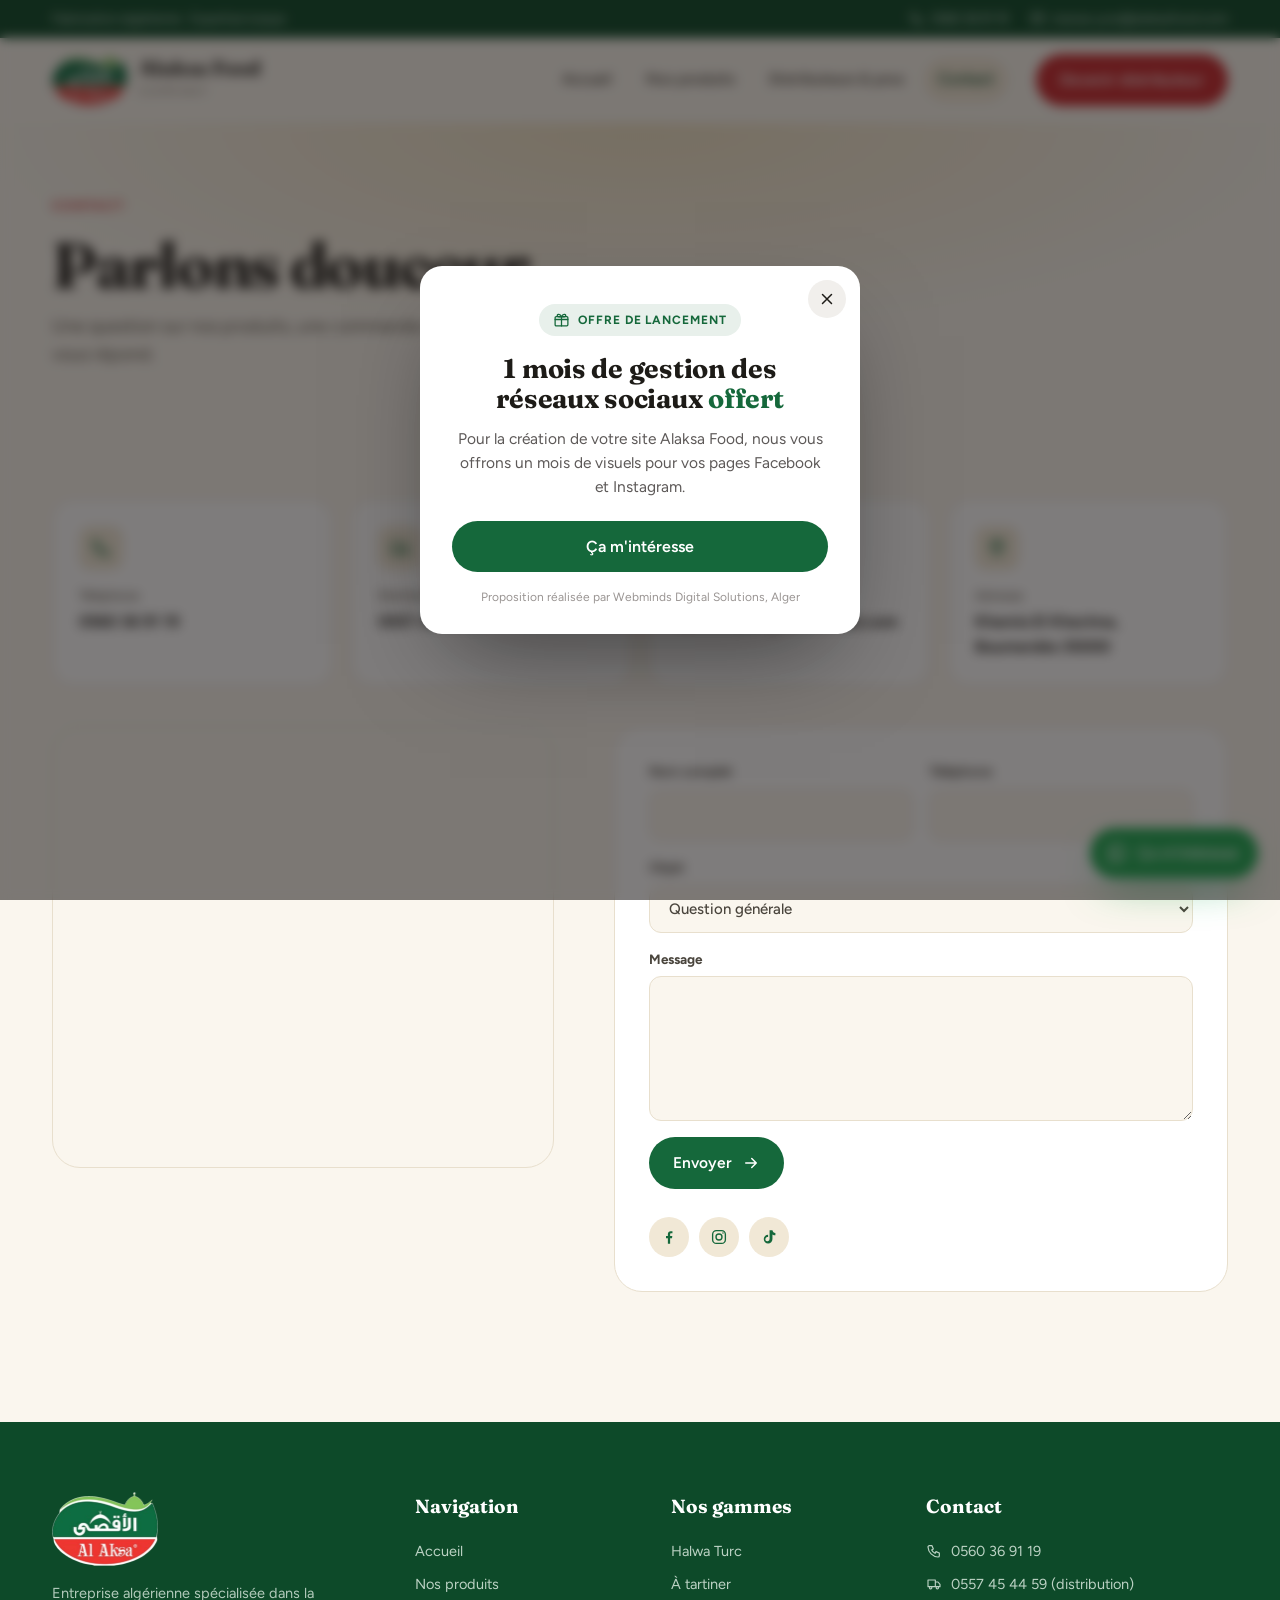
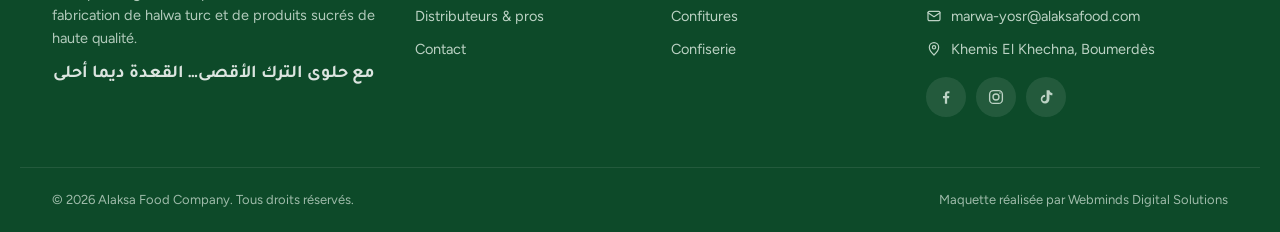
<file: v1/contact.html>
<!doctype html><html lang="fr" data-version="v1"><head><meta charset="utf-8"><meta name="viewport" content="width=device-width,initial-scale=1"><meta name="robots" content="noindex,nofollow,noarchive,noimageindex"><title>Alaksa Food</title><link rel="icon" href="../assets/img/favicon.png"><link rel="preconnect" href="https://fonts.googleapis.com"><link rel="preconnect" href="https://fonts.gstatic.com" crossorigin><link href="https://fonts.googleapis.com/css2?family=Fraunces:opsz,wght@9..144,500..800&family=Figtree:wght@400..700&family=Tajawal:wght@500;700;800&display=swap" rel="stylesheet"><link rel="stylesheet" href="../assets/css/common.css"><link rel="stylesheet" href="assets/v1.css"></head><body class="v1"><div class="topbar"><div class="wrap"><span class="tb-l">Fabrication algérienne · Expertise turque</span> <span class="tb-r"><a href="tel:+213560369119"><svg viewBox="0 0 24 24" fill="none" stroke="currentColor" stroke-width="1.8" stroke-linecap="round" stroke-linejoin="round"><path d="M5 4h4l2 5-2.5 1.5a11 11 0 0 0 5 5L15 13l5 2v4a2 2 0 0 1-2 2A16 16 0 0 1 3 6a2 2 0 0 1 2-2"/></svg>0560 36 91 19</a><a href="mailto:marwa-yosr@alaksafood.com"><svg viewBox="0 0 24 24" fill="none" stroke="currentColor" stroke-width="1.8" stroke-linecap="round" stroke-linejoin="round"><rect x="3" y="5" width="18" height="14" rx="2"/><path d="m3 7 9 6 9-6"/></svg>marwa-yosr@alaksafood.com</a></span></div></div><header class="hd"><div class="wrap"><a class="brand" href="index.html"><img src="../assets/img/logo.webp" alt="Al Aksa"><span><b>Alaksa Food</b><i>Company</i></span></a><nav class="nav"><a href="index.html">Accueil</a><a href="produits.html">Nos produits</a><a href="distributeurs.html">Distributeurs & pros</a><a href="contact.html" class="on">Contact</a></nav><a class="btn btn-red hd-cta" href="distributeurs.html#devis">Devenir distributeur</a> <button class="burger" data-burger aria-label="Menu"><span></span><span></span></button></div></header><main><section class="phero"><div class="wrap"><span class="eyebrow">Contact</span><h1>Parlons douceur</h1><p>Une question sur nos produits, une commande ou un partenariat ? Notre équipe vous répond.</p></div></section><section class="sec"><div class="wrap"><div class="ccards"><a class="ccard rv" href="tel:+213560369119"><svg viewBox="0 0 24 24" fill="none" stroke="currentColor" stroke-width="1.8" stroke-linecap="round" stroke-linejoin="round"><path d="M5 4h4l2 5-2.5 1.5a11 11 0 0 0 5 5L15 13l5 2v4a2 2 0 0 1-2 2A16 16 0 0 1 3 6a2 2 0 0 1 2-2"/></svg><span>Téléphone</span><b>0560 36 91 19</b></a> <a class="ccard rv" href="tel:+213557454459"><svg viewBox="0 0 24 24" fill="none" stroke="currentColor" stroke-width="1.7" stroke-linecap="round" stroke-linejoin="round"><path d="M3 6h11v10H3zM14 9h4l3 3.5V16h-7"/><circle cx="7" cy="17.5" r="1.8"/><circle cx="17" cy="17.5" r="1.8"/></svg><span>Distribution</span><b>0557 45 44 59</b></a> <a class="ccard rv" href="mailto:marwa-yosr@alaksafood.com"><svg viewBox="0 0 24 24" fill="none" stroke="currentColor" stroke-width="1.8" stroke-linecap="round" stroke-linejoin="round"><rect x="3" y="5" width="18" height="14" rx="2"/><path d="m3 7 9 6 9-6"/></svg><span>E-mail</span><b>marwa-yosr@alaksafood.com</b></a><div class="ccard rv"><svg viewBox="0 0 24 24" fill="none" stroke="currentColor" stroke-width="1.8" stroke-linecap="round" stroke-linejoin="round"><path d="M12 21s-7-6.2-7-11.5a7 7 0 0 1 14 0C19 14.8 12 21 12 21z"/><circle cx="12" cy="9.5" r="2.5"/></svg><span>Adresse</span><b>Khemis El Khechna, Boumerdès 35000</b></div></div><div class="form-grid mt"><div class="map rv"><iframe title="Carte Khemis El Khechna" loading="lazy" src="https://www.google.com/maps?q=Khemis+El+Khechna,+Boumerd%C3%A8s&output=embed"></iframe></div><form class="form rv" id="devisForm"><div class="f2"><label>Nom complet<input required name="nom"></label><label>Téléphone<input required name="tel" type="tel"></label></div><label>Objet<select name="produit"><option value="">Question générale</option></select></label> <label>Message<textarea name="msg" rows="5"></textarea></label> <button class="btn btn-green" type="submit">Envoyer <svg viewBox="0 0 24 24" fill="none" stroke="currentColor" stroke-width="2" stroke-linecap="round" stroke-linejoin="round"><path d="M5 12h14M13 6l6 6-6 6"/></svg></button><p class="f-ok" hidden>Merci ! Votre message a bien été envoyé (démonstration).</p><div class="soc soc-c"><a href="https://www.facebook.com/ALAKSA.FOOD/" target="_blank" rel="noopener" aria-label="Facebook"><svg viewBox="0 0 24 24" fill="currentColor"><path d="M13.5 21v-7.5H16l.4-3h-2.9V8.6c0-.9.3-1.5 1.5-1.5h1.6V4.4c-.3 0-1.2-.1-2.3-.1-2.3 0-3.8 1.4-3.8 3.9v2.3H8v3h2.5V21z"/></svg></a><a href="https://www.instagram.com/alaksafood" target="_blank" rel="noopener" aria-label="Instagram"><svg viewBox="0 0 24 24" fill="none" stroke="currentColor" stroke-width="1.8"><rect x="3.5" y="3.5" width="17" height="17" rx="5"/><circle cx="12" cy="12" r="4"/><circle cx="17.3" cy="6.7" r="1" fill="currentColor" stroke="none"/></svg></a><a href="https://www.tiktok.com/@al_aksa_food_company" target="_blank" rel="noopener" aria-label="TikTok"><svg viewBox="0 0 24 24" fill="currentColor"><path d="M16.6 3c.4 2.1 1.7 3.5 3.9 3.7v3a7 7 0 0 1-3.9-1.2v6.3A5.8 5.8 0 1 1 10.8 9v3.1a2.8 2.8 0 1 0 2 2.7V3z"/></svg></a></div></form></div></div></section></main><footer class="ft"><div class="wrap ft-grid"><div class="ft-brand"><img src="../assets/img/logo.webp" alt="Al Aksa"><p>Entreprise algérienne spécialisée dans la fabrication de halwa turc et de produits sucrés de haute qualité.</p><p class="ar" dir="rtl" lang="ar">مع حلوى الترك الأقصى… القعدة ديما أحلى</p></div><div><h4>Navigation</h4><a href="index.html">Accueil</a><a href="produits.html">Nos produits</a><a href="distributeurs.html">Distributeurs & pros</a><a href="contact.html">Contact</a></div><div><h4>Nos gammes</h4><a href="produits.html#halwa">Halwa Turc</a><a href="produits.html#tartiner">À tartiner</a><a href="produits.html#confitures">Confitures</a><a href="produits.html#confiserie">Confiserie</a></div><div><h4>Contact</h4><a href="tel:+213560369119"><svg viewBox="0 0 24 24" fill="none" stroke="currentColor" stroke-width="1.8" stroke-linecap="round" stroke-linejoin="round"><path d="M5 4h4l2 5-2.5 1.5a11 11 0 0 0 5 5L15 13l5 2v4a2 2 0 0 1-2 2A16 16 0 0 1 3 6a2 2 0 0 1 2-2"/></svg>0560 36 91 19</a><a href="tel:+213557454459"><svg viewBox="0 0 24 24" fill="none" stroke="currentColor" stroke-width="1.7" stroke-linecap="round" stroke-linejoin="round"><path d="M3 6h11v10H3zM14 9h4l3 3.5V16h-7"/><circle cx="7" cy="17.5" r="1.8"/><circle cx="17" cy="17.5" r="1.8"/></svg>0557 45 44 59 (distribution)</a><a href="mailto:marwa-yosr@alaksafood.com"><svg viewBox="0 0 24 24" fill="none" stroke="currentColor" stroke-width="1.8" stroke-linecap="round" stroke-linejoin="round"><rect x="3" y="5" width="18" height="14" rx="2"/><path d="m3 7 9 6 9-6"/></svg>marwa-yosr@alaksafood.com</a><span><svg viewBox="0 0 24 24" fill="none" stroke="currentColor" stroke-width="1.8" stroke-linecap="round" stroke-linejoin="round"><path d="M12 21s-7-6.2-7-11.5a7 7 0 0 1 14 0C19 14.8 12 21 12 21z"/><circle cx="12" cy="9.5" r="2.5"/></svg>Khemis El Khechna, Boumerdès</span><div class="soc"><a href="https://www.facebook.com/ALAKSA.FOOD/" target="_blank" rel="noopener" aria-label="Facebook"><svg viewBox="0 0 24 24" fill="currentColor"><path d="M13.5 21v-7.5H16l.4-3h-2.9V8.6c0-.9.3-1.5 1.5-1.5h1.6V4.4c-.3 0-1.2-.1-2.3-.1-2.3 0-3.8 1.4-3.8 3.9v2.3H8v3h2.5V21z"/></svg></a><a href="https://www.instagram.com/alaksafood" target="_blank" rel="noopener" aria-label="Instagram"><svg viewBox="0 0 24 24" fill="none" stroke="currentColor" stroke-width="1.8"><rect x="3.5" y="3.5" width="17" height="17" rx="5"/><circle cx="12" cy="12" r="4"/><circle cx="17.3" cy="6.7" r="1" fill="currentColor" stroke="none"/></svg></a><a href="https://www.tiktok.com/@al_aksa_food_company" target="_blank" rel="noopener" aria-label="TikTok"><svg viewBox="0 0 24 24" fill="currentColor"><path d="M16.6 3c.4 2.1 1.7 3.5 3.9 3.7v3a7 7 0 0 1-3.9-1.2v6.3A5.8 5.8 0 1 1 10.8 9v3.1a2.8 2.8 0 1 0 2 2.7V3z"/></svg></a></div></div></div><div class="wrap ft-b"><span>© 2026 Alaksa Food Company. Tous droits réservés.</span><span>Maquette réalisée par Webminds Digital Solutions</span></div></footer><script src="../assets/js/data.js"></script><script src="../assets/js/common.js"></script><script src="assets/v1.js"></script></body></html>
</file>
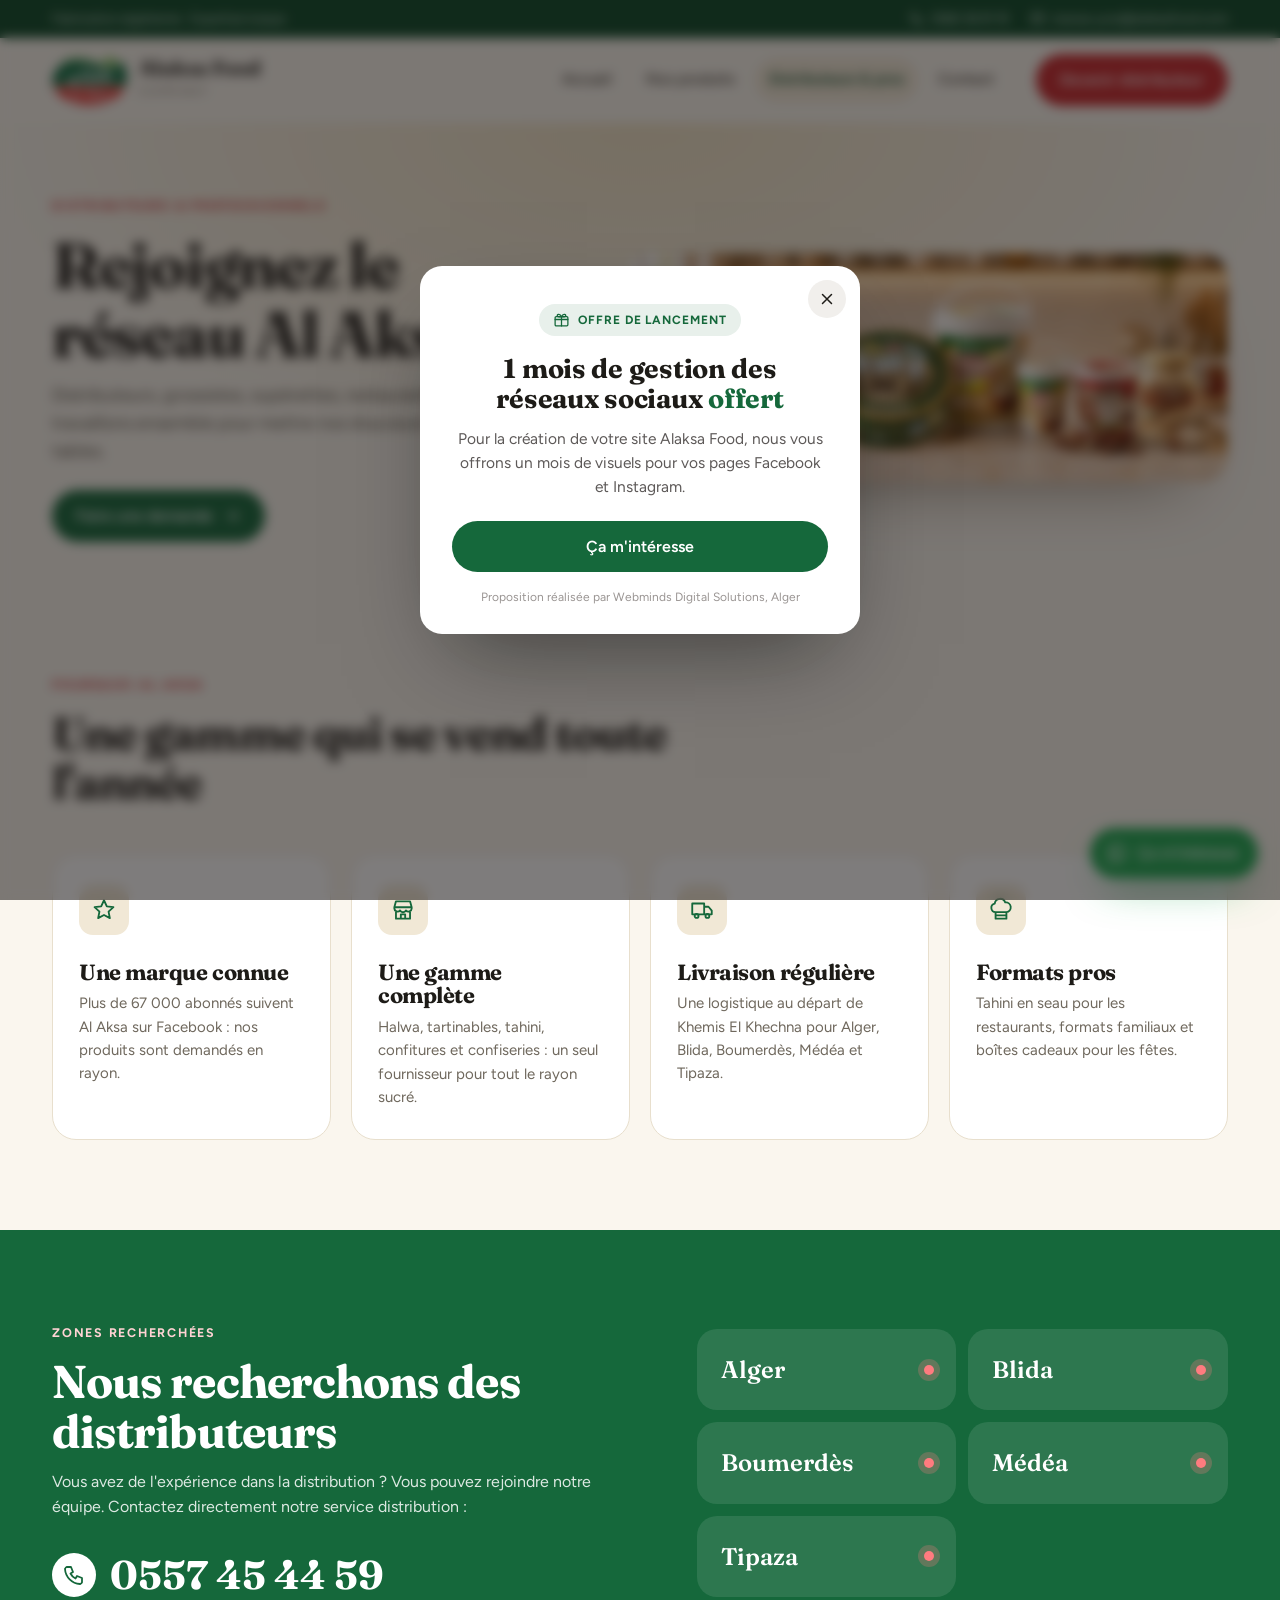
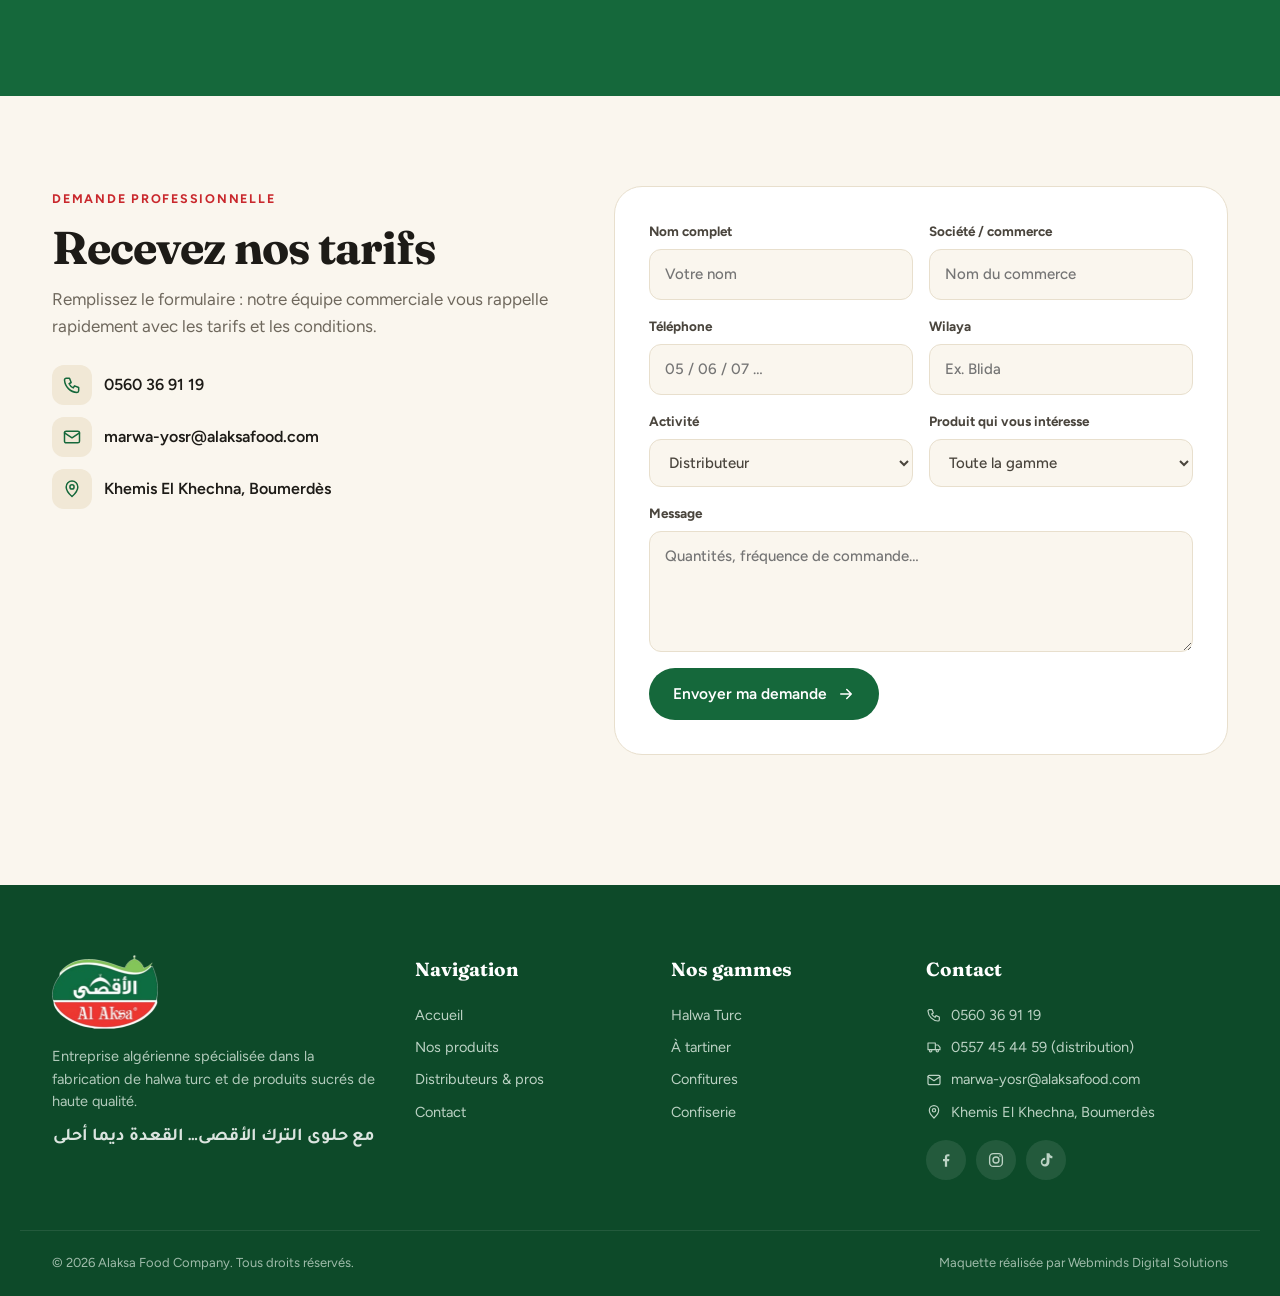
<file: v1/distributeurs.html>
<!doctype html><html lang="fr" data-version="v1"><head><meta charset="utf-8"><meta name="viewport" content="width=device-width,initial-scale=1"><meta name="robots" content="noindex,nofollow,noarchive,noimageindex"><title>Alaksa Food</title><link rel="icon" href="../assets/img/favicon.png"><link rel="preconnect" href="https://fonts.googleapis.com"><link rel="preconnect" href="https://fonts.gstatic.com" crossorigin><link href="https://fonts.googleapis.com/css2?family=Fraunces:opsz,wght@9..144,500..800&family=Figtree:wght@400..700&family=Tajawal:wght@500;700;800&display=swap" rel="stylesheet"><link rel="stylesheet" href="../assets/css/common.css"><link rel="stylesheet" href="assets/v1.css"></head><body class="v1"><div class="topbar"><div class="wrap"><span class="tb-l">Fabrication algérienne · Expertise turque</span> <span class="tb-r"><a href="tel:+213560369119"><svg viewBox="0 0 24 24" fill="none" stroke="currentColor" stroke-width="1.8" stroke-linecap="round" stroke-linejoin="round"><path d="M5 4h4l2 5-2.5 1.5a11 11 0 0 0 5 5L15 13l5 2v4a2 2 0 0 1-2 2A16 16 0 0 1 3 6a2 2 0 0 1 2-2"/></svg>0560 36 91 19</a><a href="mailto:marwa-yosr@alaksafood.com"><svg viewBox="0 0 24 24" fill="none" stroke="currentColor" stroke-width="1.8" stroke-linecap="round" stroke-linejoin="round"><rect x="3" y="5" width="18" height="14" rx="2"/><path d="m3 7 9 6 9-6"/></svg>marwa-yosr@alaksafood.com</a></span></div></div><header class="hd"><div class="wrap"><a class="brand" href="index.html"><img src="../assets/img/logo.webp" alt="Al Aksa"><span><b>Alaksa Food</b><i>Company</i></span></a><nav class="nav"><a href="index.html">Accueil</a><a href="produits.html">Nos produits</a><a href="distributeurs.html" class="on">Distributeurs & pros</a><a href="contact.html">Contact</a></nav><a class="btn btn-red hd-cta" href="distributeurs.html#devis">Devenir distributeur</a> <button class="burger" data-burger aria-label="Menu"><span></span><span></span></button></div></header><main><section class="phero phero-img"><div class="wrap phero-split"><div><span class="eyebrow">Distributeurs & professionnels</span><h1>Rejoignez le réseau Al Aksa</h1><p>Distributeurs, grossistes, supérettes, restaurants et pâtisseries : travaillons ensemble pour mettre nos douceurs sur toutes les tables.</p><a class="btn btn-green" href="#devis">Faire une demande <svg viewBox="0 0 24 24" fill="none" stroke="currentColor" stroke-width="2" stroke-linecap="round" stroke-linejoin="round"><path d="M5 12h14M13 6l6 6-6 6"/></svg></a></div><img src="../assets/img/gamme.webp" alt="Gamme Al Aksa"></div></section><section class="sec"><div class="wrap"><div class="sh rv"><span class="eyebrow">Pourquoi Al Aksa</span><h2>Une gamme qui se vend toute l'année</h2></div><div class="why"><div class="rv"><svg viewBox="0 0 24 24" fill="none" stroke="currentColor" stroke-width="1.7" stroke-linejoin="round"><path d="m12 3 2.6 5.6 6.1.7-4.5 4.2 1.2 6L12 16.6 6.6 19.5l1.2-6L3.3 9.3l6.1-.7z"/></svg><h3>Une marque connue</h3><p>Plus de 67 000 abonnés suivent Al Aksa sur Facebook : nos produits sont demandés en rayon.</p></div><div class="rv"><svg viewBox="0 0 24 24" fill="none" stroke="currentColor" stroke-width="1.7" stroke-linecap="round" stroke-linejoin="round"><path d="M4 9.5 5.5 4h13L20 9.5M4 9.5h16v1a3 3 0 0 1-5.3 1.9 3 3 0 0 1-5.4 0A3 3 0 0 1 4 10.5zM5.5 13v7h13v-7M10 20v-4h4v4"/></svg><h3>Une gamme complète</h3><p>Halwa, tartinables, tahini, confitures et confiseries : un seul fournisseur pour tout le rayon sucré.</p></div><div class="rv"><svg viewBox="0 0 24 24" fill="none" stroke="currentColor" stroke-width="1.7" stroke-linecap="round" stroke-linejoin="round"><path d="M3 6h11v10H3zM14 9h4l3 3.5V16h-7"/><circle cx="7" cy="17.5" r="1.8"/><circle cx="17" cy="17.5" r="1.8"/></svg><h3>Livraison régulière</h3><p>Une logistique au départ de Khemis El Khechna pour Alger, Blida, Boumerdès, Médéa et Tipaza.</p></div><div class="rv"><svg viewBox="0 0 24 24" fill="none" stroke="currentColor" stroke-width="1.7" stroke-linecap="round" stroke-linejoin="round"><path d="M7 14v6h10v-6M7 14a4 4 0 0 1-.8-7.9A5 5 0 0 1 15.9 5 4 4 0 0 1 17 14zM7 17h10"/></svg><h3>Formats pros</h3><p>Tahini en seau pour les restaurants, formats familiaux et boîtes cadeaux pour les fêtes.</p></div></div></div></section><section class="sec zones"><div class="wrap zones-grid"><div class="rv"><span class="eyebrow">Zones recherchées</span><h2>Nous recherchons des distributeurs</h2><p>Vous avez de l'expérience dans la distribution ? Vous pouvez rejoindre notre équipe. Contactez directement notre service distribution :</p><a class="big-tel" href="tel:+213557454459"><svg viewBox="0 0 24 24" fill="none" stroke="currentColor" stroke-width="1.8" stroke-linecap="round" stroke-linejoin="round"><path d="M5 4h4l2 5-2.5 1.5a11 11 0 0 0 5 5L15 13l5 2v4a2 2 0 0 1-2 2A16 16 0 0 1 3 6a2 2 0 0 1 2-2"/></svg>0557 45 44 59</a></div><div class="zone-list rv"><span>Alger</span><span>Blida</span><span>Boumerdès</span><span>Médéa</span><span>Tipaza</span></div></div></section><section class="sec" id="devis"><div class="wrap form-grid"><div class="rv"><span class="eyebrow">Demande professionnelle</span><h2>Recevez nos tarifs</h2><p>Remplissez le formulaire : notre équipe commerciale vous rappelle rapidement avec les tarifs et les conditions.</p><ul class="contact-mini"><li><svg viewBox="0 0 24 24" fill="none" stroke="currentColor" stroke-width="1.8" stroke-linecap="round" stroke-linejoin="round"><path d="M5 4h4l2 5-2.5 1.5a11 11 0 0 0 5 5L15 13l5 2v4a2 2 0 0 1-2 2A16 16 0 0 1 3 6a2 2 0 0 1 2-2"/></svg><a href="tel:+213560369119">0560 36 91 19</a></li><li><svg viewBox="0 0 24 24" fill="none" stroke="currentColor" stroke-width="1.8" stroke-linecap="round" stroke-linejoin="round"><rect x="3" y="5" width="18" height="14" rx="2"/><path d="m3 7 9 6 9-6"/></svg><a href="mailto:marwa-yosr@alaksafood.com">marwa-yosr@alaksafood.com</a></li><li><svg viewBox="0 0 24 24" fill="none" stroke="currentColor" stroke-width="1.8" stroke-linecap="round" stroke-linejoin="round"><path d="M12 21s-7-6.2-7-11.5a7 7 0 0 1 14 0C19 14.8 12 21 12 21z"/><circle cx="12" cy="9.5" r="2.5"/></svg>Khemis El Khechna, Boumerdès</li></ul></div><form class="form rv" id="devisForm"><div class="f2"><label>Nom complet<input required name="nom" placeholder="Votre nom"></label><label>Société / commerce<input name="societe" placeholder="Nom du commerce"></label></div><div class="f2"><label>Téléphone<input required name="tel" type="tel" placeholder="05 / 06 / 07 …"></label><label>Wilaya<input name="wilaya" placeholder="Ex. Blida"></label></div><div class="f2"><label>Activité<select name="activite"><option>Distributeur</option><option>Grossiste</option><option>Supérette / alimentation générale</option><option>Restaurant / pâtisserie</option><option>Autre</option></select></label><label>Produit qui vous intéresse<select name="produit"><option value="">Toute la gamme</option></select></label></div><label>Message<textarea name="msg" rows="4" placeholder="Quantités, fréquence de commande…"></textarea></label> <button class="btn btn-green" type="submit">Envoyer ma demande <svg viewBox="0 0 24 24" fill="none" stroke="currentColor" stroke-width="2" stroke-linecap="round" stroke-linejoin="round"><path d="M5 12h14M13 6l6 6-6 6"/></svg></button><p class="f-ok" hidden>Merci ! Votre demande a bien été envoyée (démonstration).</p></form></div></section></main><footer class="ft"><div class="wrap ft-grid"><div class="ft-brand"><img src="../assets/img/logo.webp" alt="Al Aksa"><p>Entreprise algérienne spécialisée dans la fabrication de halwa turc et de produits sucrés de haute qualité.</p><p class="ar" dir="rtl" lang="ar">مع حلوى الترك الأقصى… القعدة ديما أحلى</p></div><div><h4>Navigation</h4><a href="index.html">Accueil</a><a href="produits.html">Nos produits</a><a href="distributeurs.html">Distributeurs & pros</a><a href="contact.html">Contact</a></div><div><h4>Nos gammes</h4><a href="produits.html#halwa">Halwa Turc</a><a href="produits.html#tartiner">À tartiner</a><a href="produits.html#confitures">Confitures</a><a href="produits.html#confiserie">Confiserie</a></div><div><h4>Contact</h4><a href="tel:+213560369119"><svg viewBox="0 0 24 24" fill="none" stroke="currentColor" stroke-width="1.8" stroke-linecap="round" stroke-linejoin="round"><path d="M5 4h4l2 5-2.5 1.5a11 11 0 0 0 5 5L15 13l5 2v4a2 2 0 0 1-2 2A16 16 0 0 1 3 6a2 2 0 0 1 2-2"/></svg>0560 36 91 19</a><a href="tel:+213557454459"><svg viewBox="0 0 24 24" fill="none" stroke="currentColor" stroke-width="1.7" stroke-linecap="round" stroke-linejoin="round"><path d="M3 6h11v10H3zM14 9h4l3 3.5V16h-7"/><circle cx="7" cy="17.5" r="1.8"/><circle cx="17" cy="17.5" r="1.8"/></svg>0557 45 44 59 (distribution)</a><a href="mailto:marwa-yosr@alaksafood.com"><svg viewBox="0 0 24 24" fill="none" stroke="currentColor" stroke-width="1.8" stroke-linecap="round" stroke-linejoin="round"><rect x="3" y="5" width="18" height="14" rx="2"/><path d="m3 7 9 6 9-6"/></svg>marwa-yosr@alaksafood.com</a><span><svg viewBox="0 0 24 24" fill="none" stroke="currentColor" stroke-width="1.8" stroke-linecap="round" stroke-linejoin="round"><path d="M12 21s-7-6.2-7-11.5a7 7 0 0 1 14 0C19 14.8 12 21 12 21z"/><circle cx="12" cy="9.5" r="2.5"/></svg>Khemis El Khechna, Boumerdès</span><div class="soc"><a href="https://www.facebook.com/ALAKSA.FOOD/" target="_blank" rel="noopener" aria-label="Facebook"><svg viewBox="0 0 24 24" fill="currentColor"><path d="M13.5 21v-7.5H16l.4-3h-2.9V8.6c0-.9.3-1.5 1.5-1.5h1.6V4.4c-.3 0-1.2-.1-2.3-.1-2.3 0-3.8 1.4-3.8 3.9v2.3H8v3h2.5V21z"/></svg></a><a href="https://www.instagram.com/alaksafood" target="_blank" rel="noopener" aria-label="Instagram"><svg viewBox="0 0 24 24" fill="none" stroke="currentColor" stroke-width="1.8"><rect x="3.5" y="3.5" width="17" height="17" rx="5"/><circle cx="12" cy="12" r="4"/><circle cx="17.3" cy="6.7" r="1" fill="currentColor" stroke="none"/></svg></a><a href="https://www.tiktok.com/@al_aksa_food_company" target="_blank" rel="noopener" aria-label="TikTok"><svg viewBox="0 0 24 24" fill="currentColor"><path d="M16.6 3c.4 2.1 1.7 3.5 3.9 3.7v3a7 7 0 0 1-3.9-1.2v6.3A5.8 5.8 0 1 1 10.8 9v3.1a2.8 2.8 0 1 0 2 2.7V3z"/></svg></a></div></div></div><div class="wrap ft-b"><span>© 2026 Alaksa Food Company. Tous droits réservés.</span><span>Maquette réalisée par Webminds Digital Solutions</span></div></footer><script src="../assets/js/data.js"></script><script src="../assets/js/common.js"></script><script src="assets/v1.js"></script></body></html>
</file>
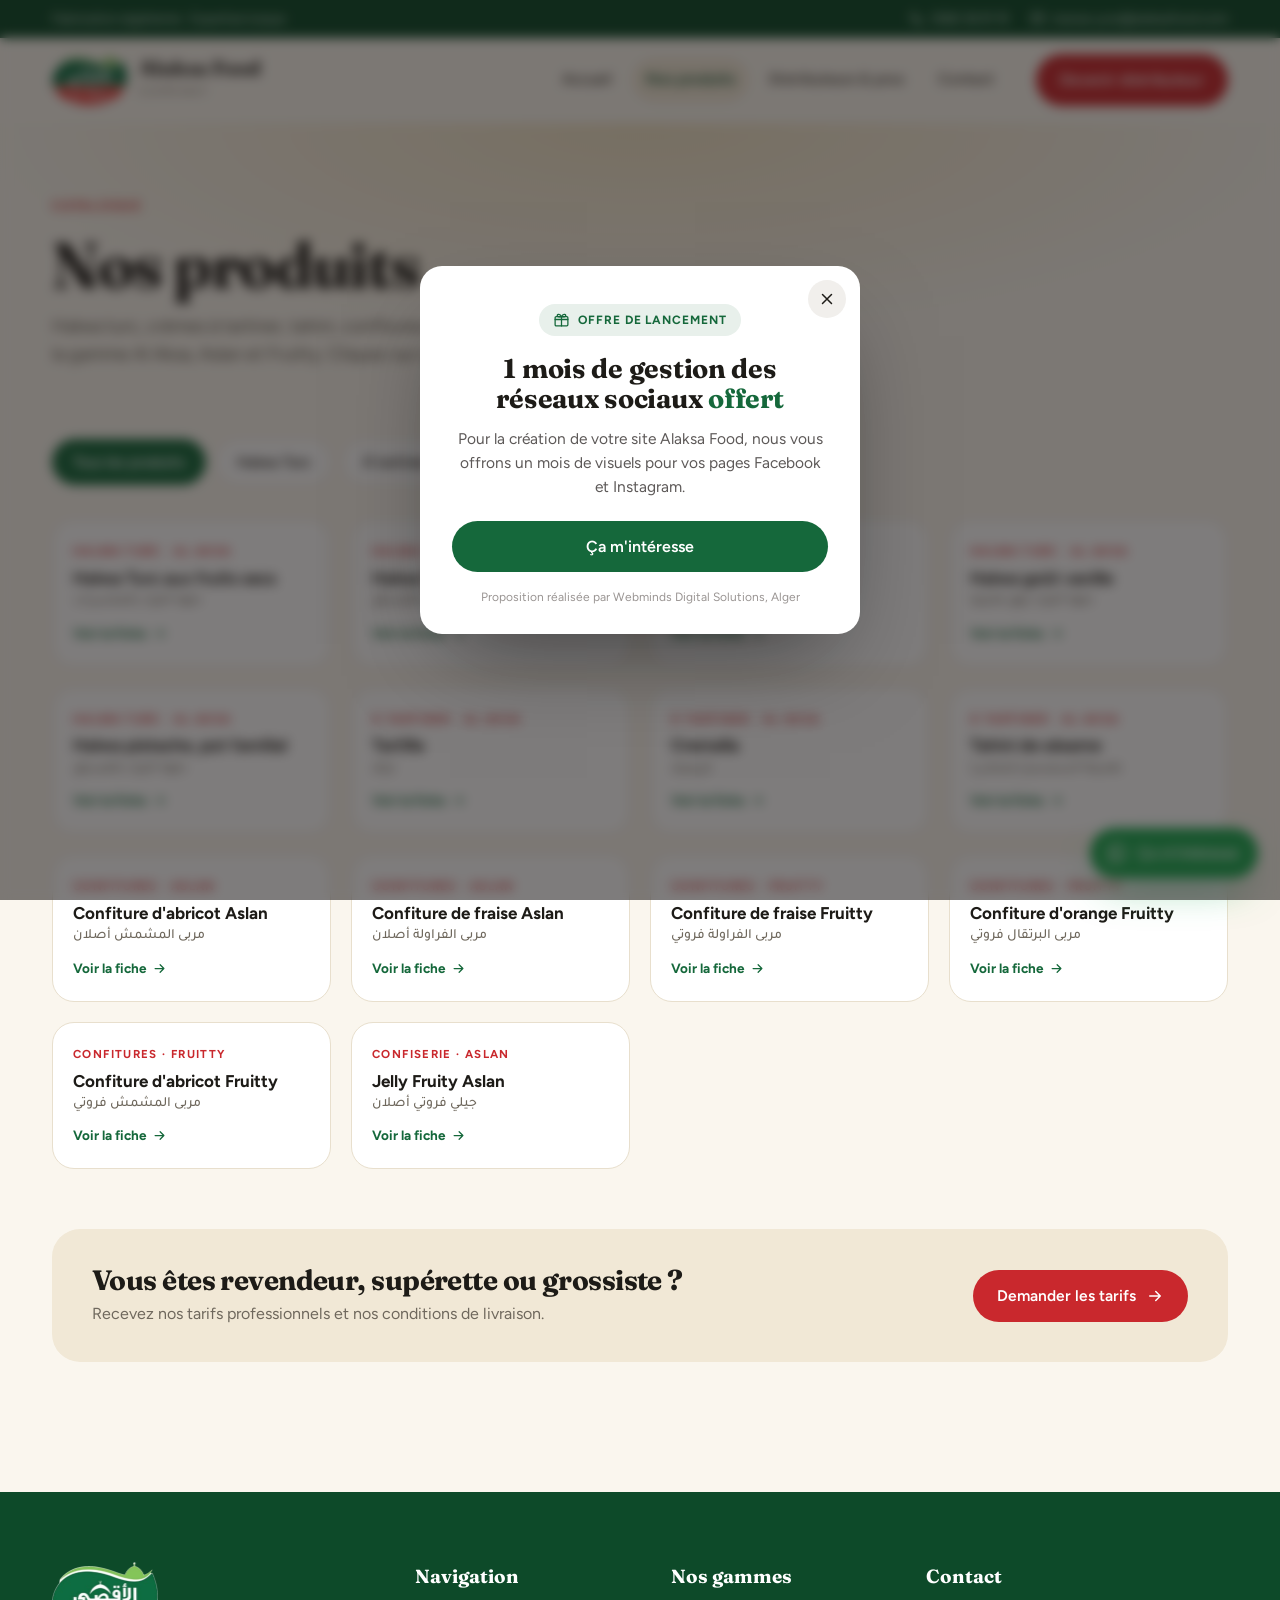
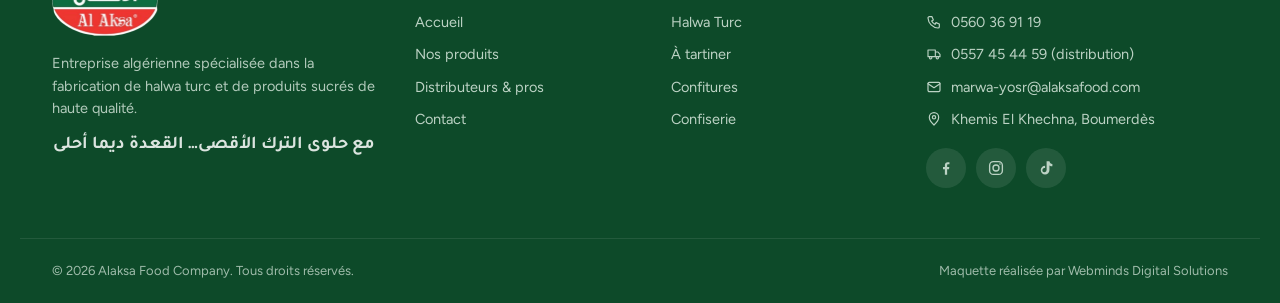
<file: v1/produits.html>
<!doctype html><html lang="fr" data-version="v1"><head><meta charset="utf-8"><meta name="viewport" content="width=device-width,initial-scale=1"><meta name="robots" content="noindex,nofollow,noarchive,noimageindex"><title>Alaksa Food</title><link rel="icon" href="../assets/img/favicon.png"><link rel="preconnect" href="https://fonts.googleapis.com"><link rel="preconnect" href="https://fonts.gstatic.com" crossorigin><link href="https://fonts.googleapis.com/css2?family=Fraunces:opsz,wght@9..144,500..800&family=Figtree:wght@400..700&family=Tajawal:wght@500;700;800&display=swap" rel="stylesheet"><link rel="stylesheet" href="../assets/css/common.css"><link rel="stylesheet" href="assets/v1.css"></head><body class="v1"><div class="topbar"><div class="wrap"><span class="tb-l">Fabrication algérienne · Expertise turque</span> <span class="tb-r"><a href="tel:+213560369119"><svg viewBox="0 0 24 24" fill="none" stroke="currentColor" stroke-width="1.8" stroke-linecap="round" stroke-linejoin="round"><path d="M5 4h4l2 5-2.5 1.5a11 11 0 0 0 5 5L15 13l5 2v4a2 2 0 0 1-2 2A16 16 0 0 1 3 6a2 2 0 0 1 2-2"/></svg>0560 36 91 19</a><a href="mailto:marwa-yosr@alaksafood.com"><svg viewBox="0 0 24 24" fill="none" stroke="currentColor" stroke-width="1.8" stroke-linecap="round" stroke-linejoin="round"><rect x="3" y="5" width="18" height="14" rx="2"/><path d="m3 7 9 6 9-6"/></svg>marwa-yosr@alaksafood.com</a></span></div></div><header class="hd"><div class="wrap"><a class="brand" href="index.html"><img src="../assets/img/logo.webp" alt="Al Aksa"><span><b>Alaksa Food</b><i>Company</i></span></a><nav class="nav"><a href="index.html">Accueil</a><a href="produits.html" class="on">Nos produits</a><a href="distributeurs.html">Distributeurs & pros</a><a href="contact.html">Contact</a></nav><a class="btn btn-red hd-cta" href="distributeurs.html#devis">Devenir distributeur</a> <button class="burger" data-burger aria-label="Menu"><span></span><span></span></button></div></header><main><section class="phero"><div class="wrap"><span class="eyebrow">Catalogue</span><h1>Nos produits</h1><p>Halwa turc, crèmes à tartiner, tahini, confitures et confiseries : découvrez toute la gamme Al Aksa, Aslan et Fruitty. Cliquez sur un produit pour voir sa fiche.</p></div></section><section class="sec cat"><div class="wrap"><div class="chips-bar"><button class="chip on" data-filter="all">Tous les produits</button><button class="chip" data-filter="halwa">Halwa Turc</button><button class="chip" data-filter="tartiner">À tartiner</button><button class="chip" data-filter="confitures">Confitures</button><button class="chip" data-filter="confiserie">Confiserie</button></div><div class="pgrid" data-products="all"></div><div class="cta-band rv"><div><h3>Vous êtes revendeur, supérette ou grossiste ?</h3><p>Recevez nos tarifs professionnels et nos conditions de livraison.</p></div><a class="btn btn-red" href="distributeurs.html#devis">Demander les tarifs <svg viewBox="0 0 24 24" fill="none" stroke="currentColor" stroke-width="2" stroke-linecap="round" stroke-linejoin="round"><path d="M5 12h14M13 6l6 6-6 6"/></svg></a></div></div></section></main><footer class="ft"><div class="wrap ft-grid"><div class="ft-brand"><img src="../assets/img/logo.webp" alt="Al Aksa"><p>Entreprise algérienne spécialisée dans la fabrication de halwa turc et de produits sucrés de haute qualité.</p><p class="ar" dir="rtl" lang="ar">مع حلوى الترك الأقصى… القعدة ديما أحلى</p></div><div><h4>Navigation</h4><a href="index.html">Accueil</a><a href="produits.html">Nos produits</a><a href="distributeurs.html">Distributeurs & pros</a><a href="contact.html">Contact</a></div><div><h4>Nos gammes</h4><a href="produits.html#halwa">Halwa Turc</a><a href="produits.html#tartiner">À tartiner</a><a href="produits.html#confitures">Confitures</a><a href="produits.html#confiserie">Confiserie</a></div><div><h4>Contact</h4><a href="tel:+213560369119"><svg viewBox="0 0 24 24" fill="none" stroke="currentColor" stroke-width="1.8" stroke-linecap="round" stroke-linejoin="round"><path d="M5 4h4l2 5-2.5 1.5a11 11 0 0 0 5 5L15 13l5 2v4a2 2 0 0 1-2 2A16 16 0 0 1 3 6a2 2 0 0 1 2-2"/></svg>0560 36 91 19</a><a href="tel:+213557454459"><svg viewBox="0 0 24 24" fill="none" stroke="currentColor" stroke-width="1.7" stroke-linecap="round" stroke-linejoin="round"><path d="M3 6h11v10H3zM14 9h4l3 3.5V16h-7"/><circle cx="7" cy="17.5" r="1.8"/><circle cx="17" cy="17.5" r="1.8"/></svg>0557 45 44 59 (distribution)</a><a href="mailto:marwa-yosr@alaksafood.com"><svg viewBox="0 0 24 24" fill="none" stroke="currentColor" stroke-width="1.8" stroke-linecap="round" stroke-linejoin="round"><rect x="3" y="5" width="18" height="14" rx="2"/><path d="m3 7 9 6 9-6"/></svg>marwa-yosr@alaksafood.com</a><span><svg viewBox="0 0 24 24" fill="none" stroke="currentColor" stroke-width="1.8" stroke-linecap="round" stroke-linejoin="round"><path d="M12 21s-7-6.2-7-11.5a7 7 0 0 1 14 0C19 14.8 12 21 12 21z"/><circle cx="12" cy="9.5" r="2.5"/></svg>Khemis El Khechna, Boumerdès</span><div class="soc"><a href="https://www.facebook.com/ALAKSA.FOOD/" target="_blank" rel="noopener" aria-label="Facebook"><svg viewBox="0 0 24 24" fill="currentColor"><path d="M13.5 21v-7.5H16l.4-3h-2.9V8.6c0-.9.3-1.5 1.5-1.5h1.6V4.4c-.3 0-1.2-.1-2.3-.1-2.3 0-3.8 1.4-3.8 3.9v2.3H8v3h2.5V21z"/></svg></a><a href="https://www.instagram.com/alaksafood" target="_blank" rel="noopener" aria-label="Instagram"><svg viewBox="0 0 24 24" fill="none" stroke="currentColor" stroke-width="1.8"><rect x="3.5" y="3.5" width="17" height="17" rx="5"/><circle cx="12" cy="12" r="4"/><circle cx="17.3" cy="6.7" r="1" fill="currentColor" stroke="none"/></svg></a><a href="https://www.tiktok.com/@al_aksa_food_company" target="_blank" rel="noopener" aria-label="TikTok"><svg viewBox="0 0 24 24" fill="currentColor"><path d="M16.6 3c.4 2.1 1.7 3.5 3.9 3.7v3a7 7 0 0 1-3.9-1.2v6.3A5.8 5.8 0 1 1 10.8 9v3.1a2.8 2.8 0 1 0 2 2.7V3z"/></svg></a></div></div></div><div class="wrap ft-b"><span>© 2026 Alaksa Food Company. Tous droits réservés.</span><span>Maquette réalisée par Webminds Digital Solutions</span></div></footer><script src="../assets/js/data.js"></script><script src="../assets/js/common.js"></script><script src="assets/v1.js"></script></body></html>
</file>
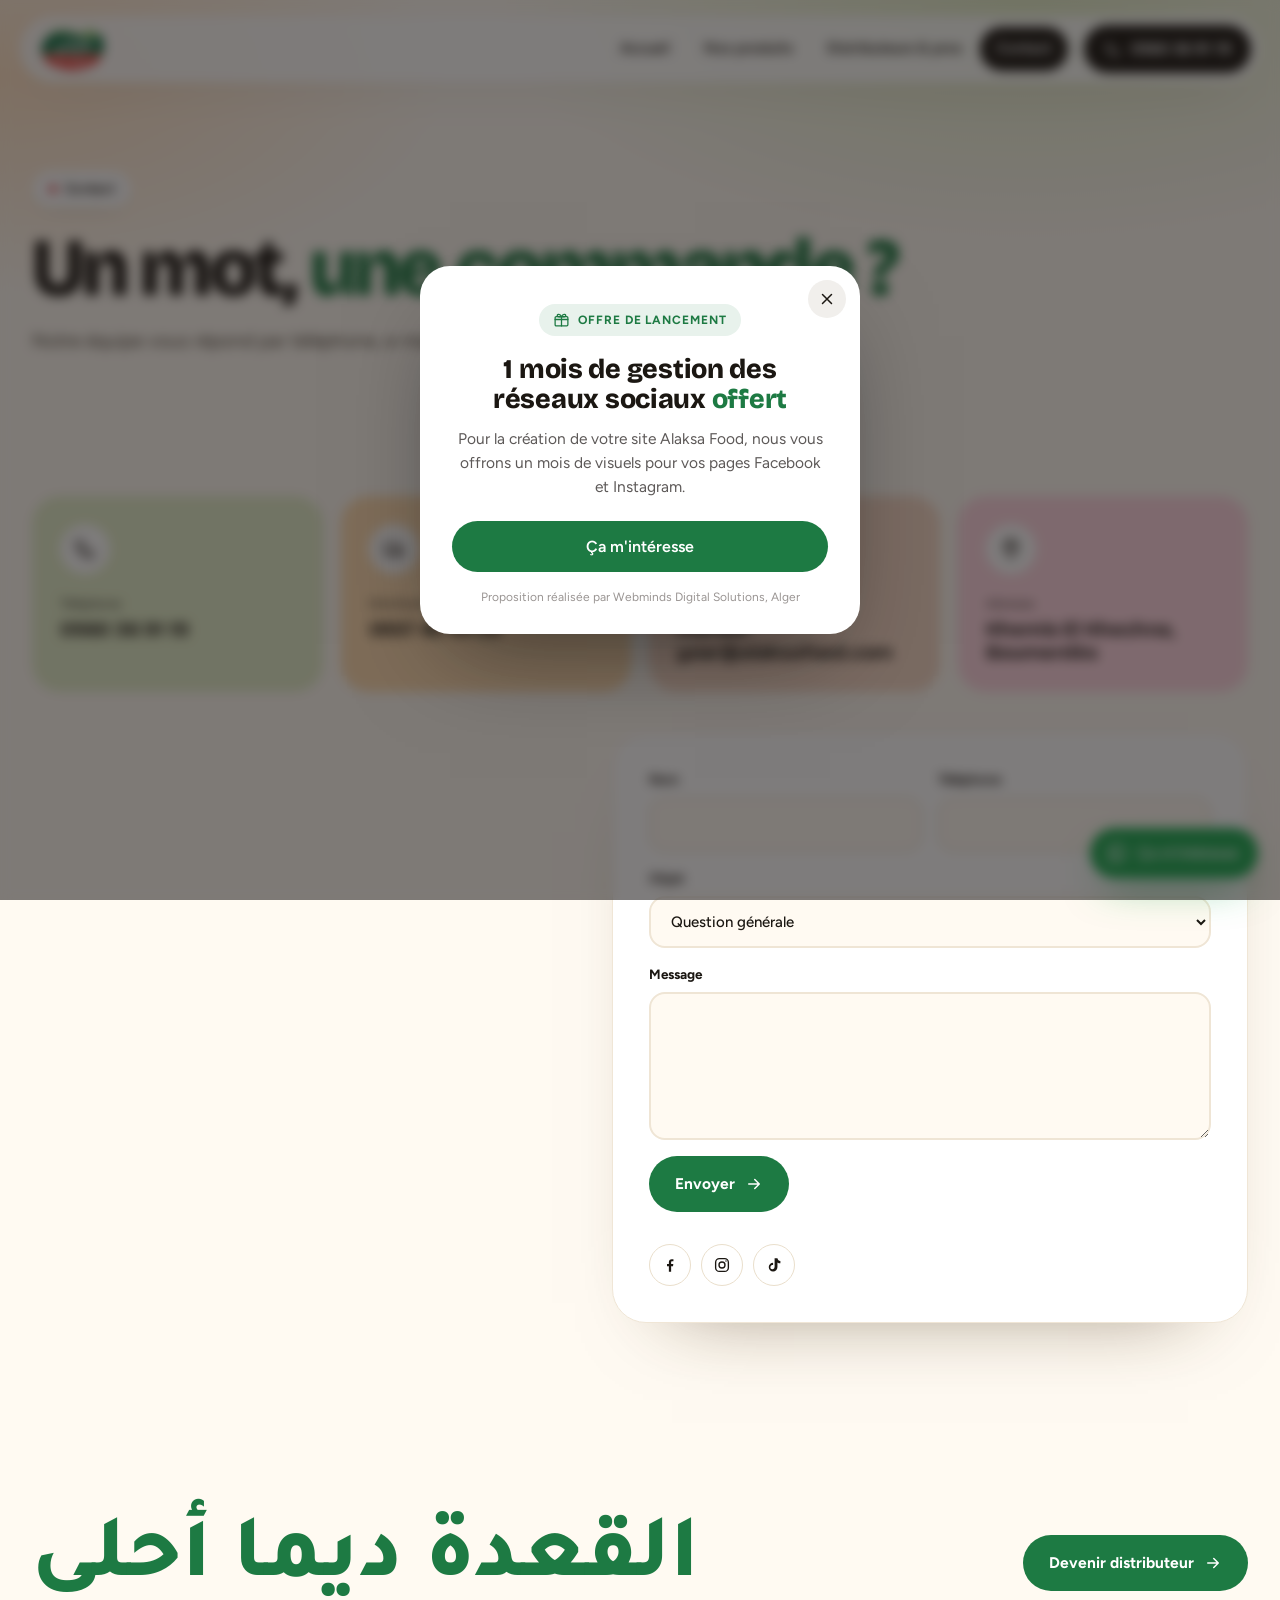
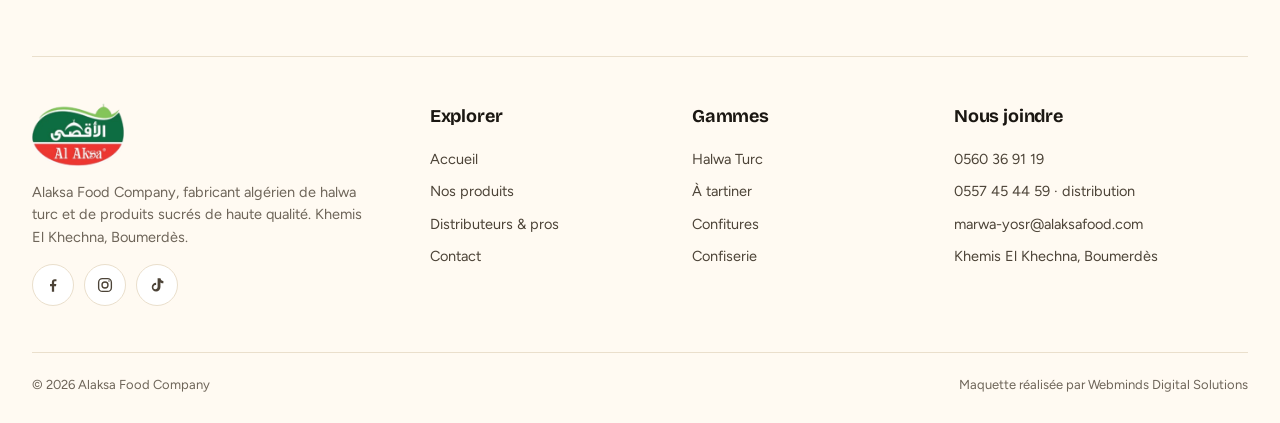
<file: v2/contact.html>
<!doctype html><html lang="fr" data-version="v2"><head><meta charset="utf-8"><meta name="viewport" content="width=device-width,initial-scale=1"><meta name="robots" content="noindex,nofollow,noarchive,noimageindex"><title>Alaksa Food</title><link rel="icon" href="../assets/img/favicon.png"><link rel="preconnect" href="https://fonts.googleapis.com"><link rel="preconnect" href="https://fonts.gstatic.com" crossorigin><link href="https://fonts.googleapis.com/css2?family=Bricolage+Grotesque:opsz,wght@12..96,500..800&family=Figtree:wght@400..700&family=Tajawal:wght@500;700;800&display=swap" rel="stylesheet"><link rel="stylesheet" href="../assets/css/common.css"><link rel="stylesheet" href="assets/v2.css"></head><body class="v2"><header class="hd"><div class="hd-in"><a class="brand" href="index.html"><img src="../assets/img/logo.webp" alt="Al Aksa"></a><nav class="nav"><a href="index.html">Accueil</a><a href="produits.html">Nos produits</a><a href="distributeurs.html">Distributeurs & pros</a><a href="contact.html" class="on">Contact</a></nav><a class="btn btn-ink hd-cta" href="tel:+213560369119"><svg viewBox="0 0 24 24" fill="none" stroke="currentColor" stroke-width="1.8" stroke-linecap="round" stroke-linejoin="round"><path d="M5 4h4l2 5-2.5 1.5a11 11 0 0 0 5 5L15 13l5 2v4a2 2 0 0 1-2 2A16 16 0 0 1 3 6a2 2 0 0 1 2-2"/></svg><span>0560 36 91 19</span></a> <button class="burger" data-burger aria-label="Menu"><span></span><span></span></button></div></header><main><section class="phero"><div class="wrap"><span class="pill rv">Contact</span><h1 class="rv">Un mot, <em>une commande ?</em></h1><p class="rv">Notre équipe vous répond par téléphone, e-mail ou sur nos réseaux.</p></div></section><section class="sec cpage"><div class="wrap"><div class="cgrid"><a class="cc rv" href="tel:+213560369119" style="--c:#e3edc9"><svg viewBox="0 0 24 24" fill="none" stroke="currentColor" stroke-width="1.8" stroke-linecap="round" stroke-linejoin="round"><path d="M5 4h4l2 5-2.5 1.5a11 11 0 0 0 5 5L15 13l5 2v4a2 2 0 0 1-2 2A16 16 0 0 1 3 6a2 2 0 0 1 2-2"/></svg><span>Téléphone</span><b>0560 36 91 19</b></a> <a class="cc rv" href="tel:+213557454459" style="--c:#ffdcb0"><svg viewBox="0 0 24 24" fill="none" stroke="currentColor" stroke-width="1.7" stroke-linecap="round" stroke-linejoin="round"><path d="M3 6h11v10H3zM14 9h4l3 3.5V16h-7"/><circle cx="7" cy="17.5" r="1.8"/><circle cx="17" cy="17.5" r="1.8"/></svg><span>Distribution</span><b>0557 45 44 59</b></a> <a class="cc rv" href="mailto:marwa-yosr@alaksafood.com" style="--c:#f7d9c6"><svg viewBox="0 0 24 24" fill="none" stroke="currentColor" stroke-width="1.8" stroke-linecap="round" stroke-linejoin="round"><rect x="3" y="5" width="18" height="14" rx="2"/><path d="m3 7 9 6 9-6"/></svg><span>E-mail</span><b>marwa-yosr@alaksafood.com</b></a><div class="cc rv" style="--c:#ffd6e0"><svg viewBox="0 0 24 24" fill="none" stroke="currentColor" stroke-width="1.8" stroke-linecap="round" stroke-linejoin="round"><path d="M12 21s-7-6.2-7-11.5a7 7 0 0 1 14 0C19 14.8 12 21 12 21z"/><circle cx="12" cy="9.5" r="2.5"/></svg><span>Adresse</span><b>Khemis El Khechna, Boumerdès</b></div></div><div class="form-grid mt"><div class="map rv"><iframe title="Carte Khemis El Khechna" loading="lazy" src="https://www.google.com/maps?q=Khemis+El+Khechna,+Boumerd%C3%A8s&output=embed"></iframe></div><form class="form rv" id="devisForm"><div class="f2"><label>Nom<input required name="nom"></label><label>Téléphone<input required name="tel" type="tel"></label></div><label>Objet<select name="produit"><option value="">Question générale</option></select></label> <label>Message<textarea name="msg" rows="5"></textarea></label> <button class="btn btn-green" type="submit">Envoyer <svg viewBox="0 0 24 24" fill="none" stroke="currentColor" stroke-width="2" stroke-linecap="round" stroke-linejoin="round"><path d="M5 12h14M13 6l6 6-6 6"/></svg></button><p class="f-ok" hidden>Merci ! Message envoyé (démonstration).</p><div class="soc"><a href="https://www.facebook.com/ALAKSA.FOOD/" target="_blank" rel="noopener" aria-label="Facebook"><svg viewBox="0 0 24 24" fill="currentColor"><path d="M13.5 21v-7.5H16l.4-3h-2.9V8.6c0-.9.3-1.5 1.5-1.5h1.6V4.4c-.3 0-1.2-.1-2.3-.1-2.3 0-3.8 1.4-3.8 3.9v2.3H8v3h2.5V21z"/></svg></a><a href="https://www.instagram.com/alaksafood" target="_blank" rel="noopener" aria-label="Instagram"><svg viewBox="0 0 24 24" fill="none" stroke="currentColor" stroke-width="1.8"><rect x="3.5" y="3.5" width="17" height="17" rx="5"/><circle cx="12" cy="12" r="4"/><circle cx="17.3" cy="6.7" r="1" fill="currentColor" stroke="none"/></svg></a><a href="https://www.tiktok.com/@al_aksa_food_company" target="_blank" rel="noopener" aria-label="TikTok"><svg viewBox="0 0 24 24" fill="currentColor"><path d="M16.6 3c.4 2.1 1.7 3.5 3.9 3.7v3a7 7 0 0 1-3.9-1.2v6.3A5.8 5.8 0 1 1 10.8 9v3.1a2.8 2.8 0 1 0 2 2.7V3z"/></svg></a></div></form></div></div></section></main><footer class="ft"><div class="wrap"><div class="ft-big"><span class="ar" lang="ar" dir="rtl">القعدة ديما أحلى</span><a class="btn btn-green" href="distributeurs.html#devis">Devenir distributeur <svg viewBox="0 0 24 24" fill="none" stroke="currentColor" stroke-width="2" stroke-linecap="round" stroke-linejoin="round"><path d="M5 12h14M13 6l6 6-6 6"/></svg></a></div><div class="ft-grid"><div class="ft-brand"><img src="../assets/img/logo.webp" alt="Al Aksa"><p>Alaksa Food Company, fabricant algérien de halwa turc et de produits sucrés de haute qualité. Khemis El Khechna, Boumerdès.</p><div class="soc"><a href="https://www.facebook.com/ALAKSA.FOOD/" target="_blank" rel="noopener" aria-label="Facebook"><svg viewBox="0 0 24 24" fill="currentColor"><path d="M13.5 21v-7.5H16l.4-3h-2.9V8.6c0-.9.3-1.5 1.5-1.5h1.6V4.4c-.3 0-1.2-.1-2.3-.1-2.3 0-3.8 1.4-3.8 3.9v2.3H8v3h2.5V21z"/></svg></a><a href="https://www.instagram.com/alaksafood" target="_blank" rel="noopener" aria-label="Instagram"><svg viewBox="0 0 24 24" fill="none" stroke="currentColor" stroke-width="1.8"><rect x="3.5" y="3.5" width="17" height="17" rx="5"/><circle cx="12" cy="12" r="4"/><circle cx="17.3" cy="6.7" r="1" fill="currentColor" stroke="none"/></svg></a><a href="https://www.tiktok.com/@al_aksa_food_company" target="_blank" rel="noopener" aria-label="TikTok"><svg viewBox="0 0 24 24" fill="currentColor"><path d="M16.6 3c.4 2.1 1.7 3.5 3.9 3.7v3a7 7 0 0 1-3.9-1.2v6.3A5.8 5.8 0 1 1 10.8 9v3.1a2.8 2.8 0 1 0 2 2.7V3z"/></svg></a></div></div><div><h4>Explorer</h4><a href="index.html">Accueil</a><a href="produits.html">Nos produits</a><a href="distributeurs.html">Distributeurs & pros</a><a href="contact.html">Contact</a></div><div><h4>Gammes</h4><a href="produits.html#halwa">Halwa Turc</a><a href="produits.html#tartiner">À tartiner</a><a href="produits.html#confitures">Confitures</a><a href="produits.html#confiserie">Confiserie</a></div><div><h4>Nous joindre</h4><a href="tel:+213560369119">0560 36 91 19</a><a href="tel:+213557454459">0557 45 44 59 · distribution</a><a href="mailto:marwa-yosr@alaksafood.com">marwa-yosr@alaksafood.com</a><span>Khemis El Khechna, Boumerdès</span></div></div><div class="ft-b"><span>© 2026 Alaksa Food Company</span><span>Maquette réalisée par Webminds Digital Solutions</span></div></div></footer><script src="../assets/js/data.js"></script><script src="../assets/js/common.js"></script><script src="assets/v2.js"></script></body></html>
</file>
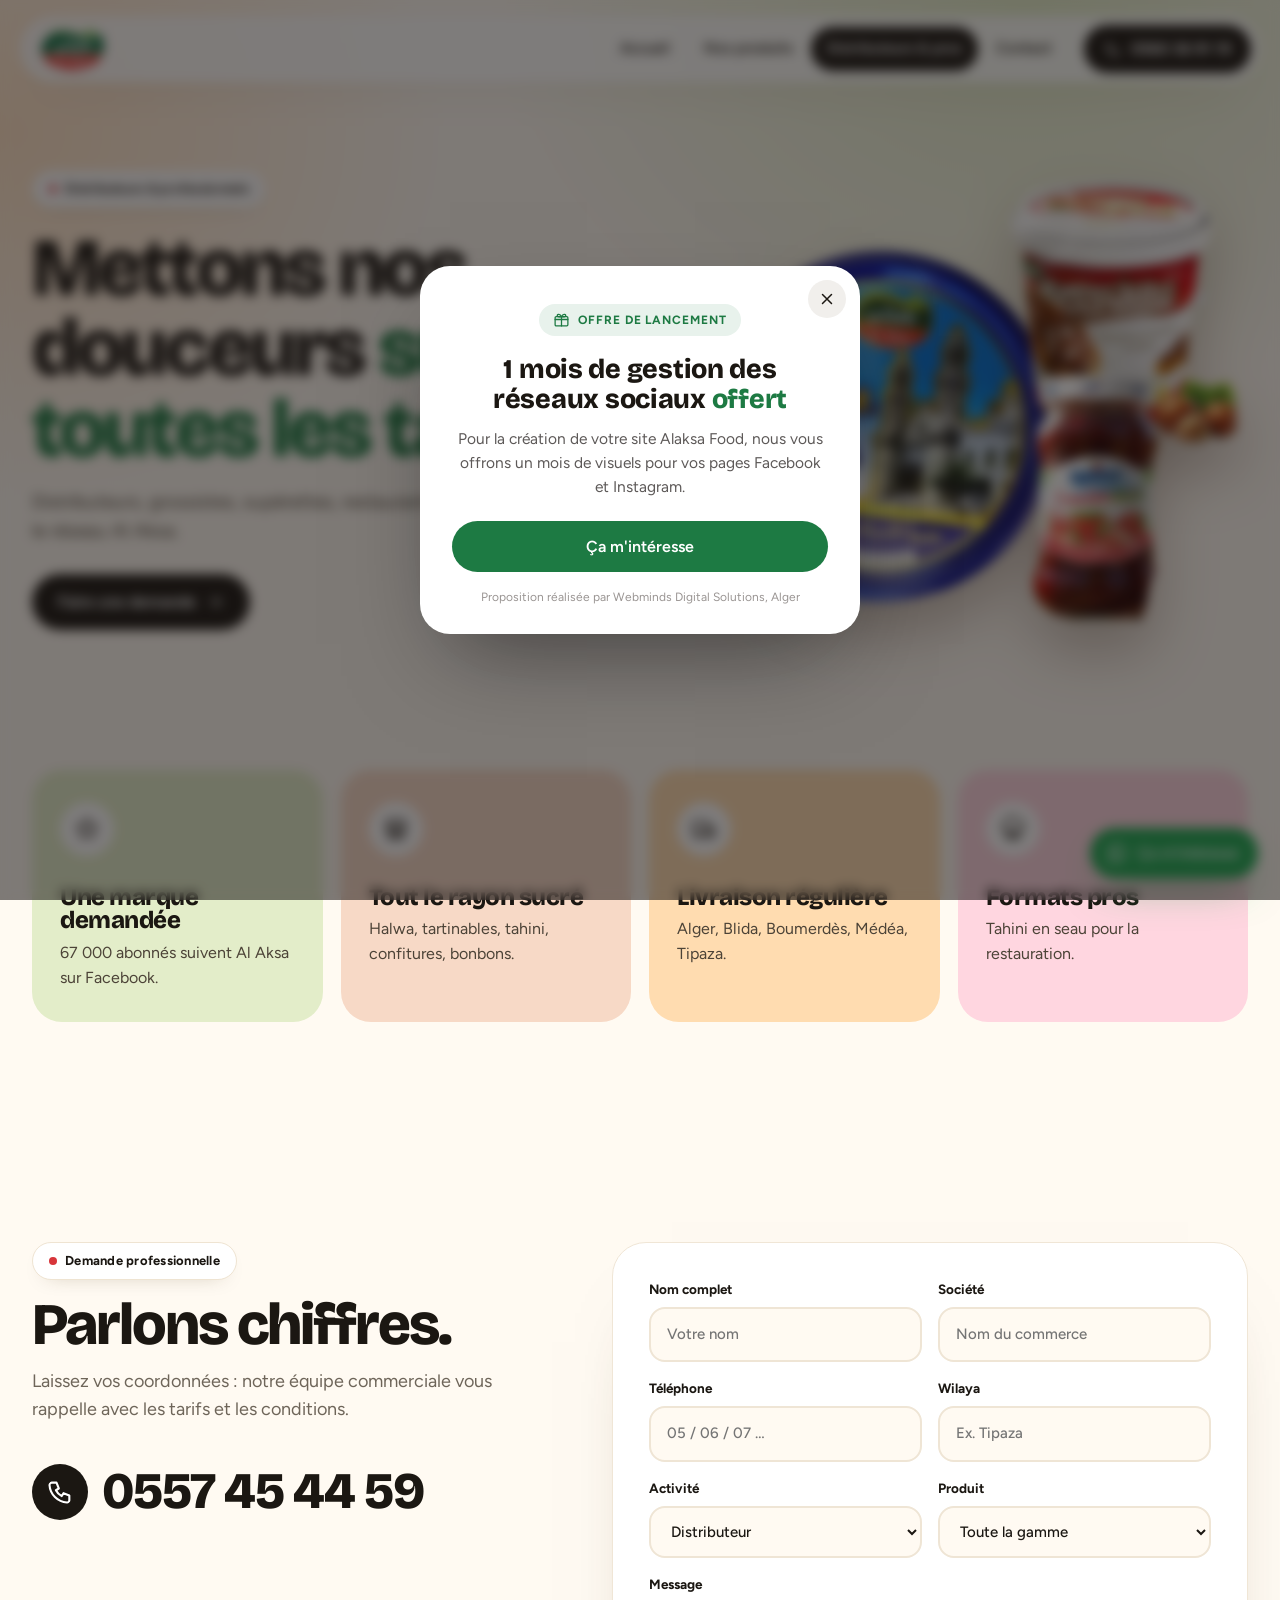
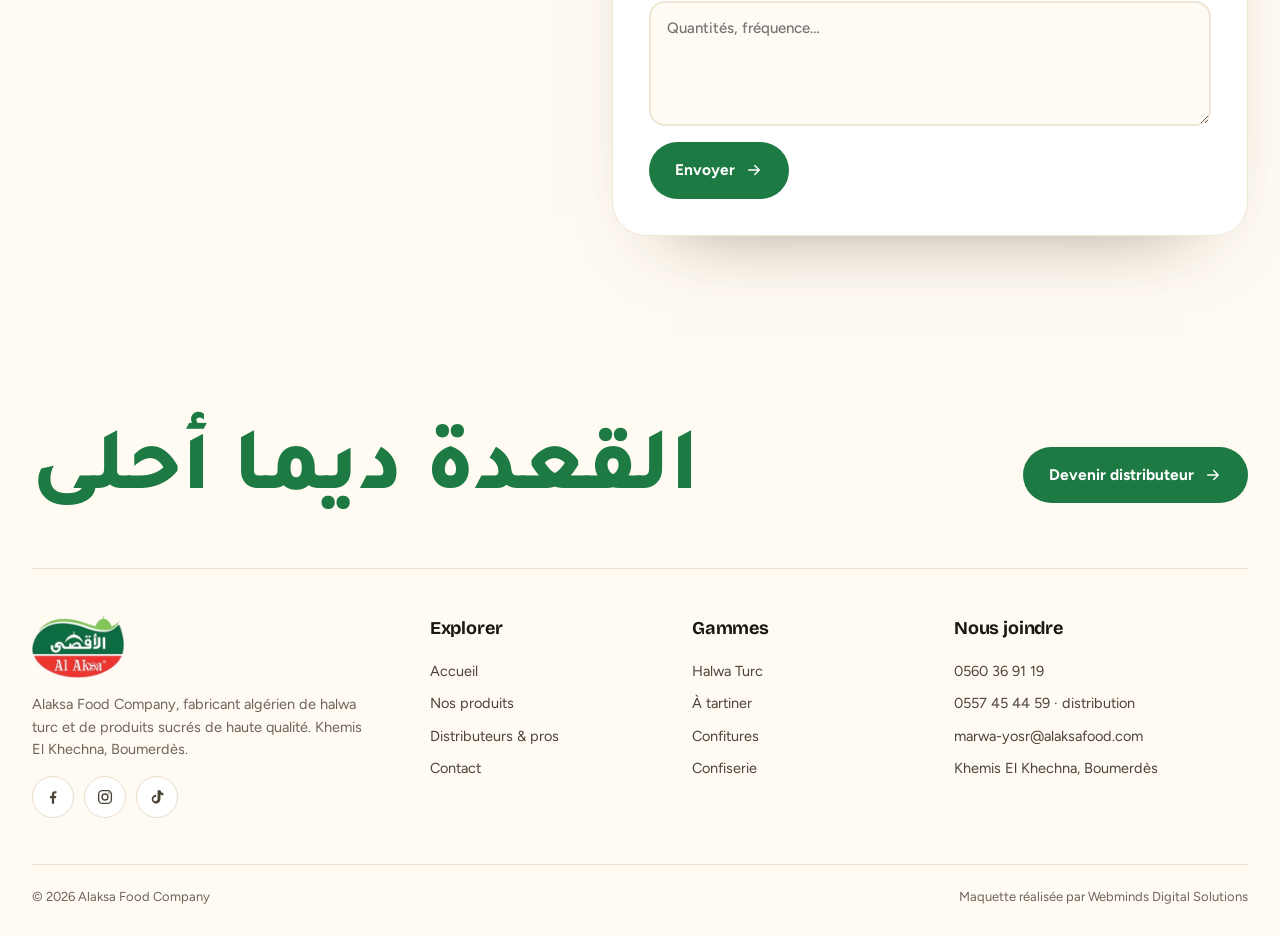
<file: v2/distributeurs.html>
<!doctype html><html lang="fr" data-version="v2"><head><meta charset="utf-8"><meta name="viewport" content="width=device-width,initial-scale=1"><meta name="robots" content="noindex,nofollow,noarchive,noimageindex"><title>Alaksa Food</title><link rel="icon" href="../assets/img/favicon.png"><link rel="preconnect" href="https://fonts.googleapis.com"><link rel="preconnect" href="https://fonts.gstatic.com" crossorigin><link href="https://fonts.googleapis.com/css2?family=Bricolage+Grotesque:opsz,wght@12..96,500..800&family=Figtree:wght@400..700&family=Tajawal:wght@500;700;800&display=swap" rel="stylesheet"><link rel="stylesheet" href="../assets/css/common.css"><link rel="stylesheet" href="assets/v2.css"></head><body class="v2"><header class="hd"><div class="hd-in"><a class="brand" href="index.html"><img src="../assets/img/logo.webp" alt="Al Aksa"></a><nav class="nav"><a href="index.html">Accueil</a><a href="produits.html">Nos produits</a><a href="distributeurs.html" class="on">Distributeurs & pros</a><a href="contact.html">Contact</a></nav><a class="btn btn-ink hd-cta" href="tel:+213560369119"><svg viewBox="0 0 24 24" fill="none" stroke="currentColor" stroke-width="1.8" stroke-linecap="round" stroke-linejoin="round"><path d="M5 4h4l2 5-2.5 1.5a11 11 0 0 0 5 5L15 13l5 2v4a2 2 0 0 1-2 2A16 16 0 0 1 3 6a2 2 0 0 1 2-2"/></svg><span>0560 36 91 19</span></a> <button class="burger" data-burger aria-label="Menu"><span></span><span></span></button></div></header><main><section class="phero phero-d"><div class="wrap phd"><div><span class="pill rv">Distributeurs & professionnels</span><h1 class="rv">Mettons nos douceurs <em>sur toutes les tables.</em></h1><p class="rv">Distributeurs, grossistes, supérettes, restaurants et pâtisseries : rejoignez le réseau Al Aksa.</p><a class="btn btn-ink rv" href="#devis">Faire une demande <svg viewBox="0 0 24 24" fill="none" stroke="currentColor" stroke-width="2" stroke-linecap="round" stroke-linejoin="round"><path d="M5 12h14M13 6l6 6-6 6"/></svg></a></div><div class="phd-stack rv"><img src="../assets/img/p/halwa-turc-boite.webp" alt="" class="s1"><img src="../assets/img/p/tartilla.webp" alt="" class="s2"><img src="../assets/img/p/fruitty-fraise.webp" alt="" class="s3"></div></div></section><section class="sec"><div class="wrap"><div class="why"><div class="rv" style="--c:#e3edc9"><svg viewBox="0 0 24 24" fill="none" stroke="currentColor" stroke-width="1.7" stroke-linejoin="round"><path d="m12 3 2.6 5.6 6.1.7-4.5 4.2 1.2 6L12 16.6 6.6 19.5l1.2-6L3.3 9.3l6.1-.7z"/></svg><h3>Une marque demandée</h3><p>67 000 abonnés suivent Al Aksa sur Facebook.</p></div><div class="rv" style="--c:#f7d9c6"><svg viewBox="0 0 24 24" fill="none" stroke="currentColor" stroke-width="1.7" stroke-linecap="round" stroke-linejoin="round"><path d="M4 9.5 5.5 4h13L20 9.5M4 9.5h16v1a3 3 0 0 1-5.3 1.9 3 3 0 0 1-5.4 0A3 3 0 0 1 4 10.5zM5.5 13v7h13v-7M10 20v-4h4v4"/></svg><h3>Tout le rayon sucré</h3><p>Halwa, tartinables, tahini, confitures, bonbons.</p></div><div class="rv" style="--c:#ffdcb0"><svg viewBox="0 0 24 24" fill="none" stroke="currentColor" stroke-width="1.7" stroke-linecap="round" stroke-linejoin="round"><path d="M3 6h11v10H3zM14 9h4l3 3.5V16h-7"/><circle cx="7" cy="17.5" r="1.8"/><circle cx="17" cy="17.5" r="1.8"/></svg><h3>Livraison régulière</h3><p>Alger, Blida, Boumerdès, Médéa, Tipaza.</p></div><div class="rv" style="--c:#ffd6e0"><svg viewBox="0 0 24 24" fill="none" stroke="currentColor" stroke-width="1.7" stroke-linecap="round" stroke-linejoin="round"><path d="M7 14v6h10v-6M7 14a4 4 0 0 1-.8-7.9A5 5 0 0 1 15.9 5 4 4 0 0 1 17 14zM7 17h10"/></svg><h3>Formats pros</h3><p>Tahini en seau pour la restauration.</p></div></div></div></section><section class="sec" id="devis"><div class="wrap form-grid"><div class="rv"><span class="pill">Demande professionnelle</span><h2>Parlons chiffres.</h2><p>Laissez vos coordonnées : notre équipe commerciale vous rappelle avec les tarifs et les conditions.</p><a class="big-tel dark" href="tel:+213557454459"><svg viewBox="0 0 24 24" fill="none" stroke="currentColor" stroke-width="1.8" stroke-linecap="round" stroke-linejoin="round"><path d="M5 4h4l2 5-2.5 1.5a11 11 0 0 0 5 5L15 13l5 2v4a2 2 0 0 1-2 2A16 16 0 0 1 3 6a2 2 0 0 1 2-2"/></svg>0557 45 44 59</a></div><form class="form rv" id="devisForm"><div class="f2"><label>Nom complet<input required name="nom" placeholder="Votre nom"></label><label>Société<input name="societe" placeholder="Nom du commerce"></label></div><div class="f2"><label>Téléphone<input required name="tel" type="tel" placeholder="05 / 06 / 07 …"></label><label>Wilaya<input name="wilaya" placeholder="Ex. Tipaza"></label></div><div class="f2"><label>Activité<select name="activite"><option>Distributeur</option><option>Grossiste</option><option>Supérette</option><option>Restaurant / pâtisserie</option><option>Autre</option></select></label><label>Produit<select name="produit"><option value="">Toute la gamme</option></select></label></div><label>Message<textarea name="msg" rows="4" placeholder="Quantités, fréquence…"></textarea></label> <button class="btn btn-green" type="submit">Envoyer <svg viewBox="0 0 24 24" fill="none" stroke="currentColor" stroke-width="2" stroke-linecap="round" stroke-linejoin="round"><path d="M5 12h14M13 6l6 6-6 6"/></svg></button><p class="f-ok" hidden>Merci ! Votre demande a bien été envoyée (démonstration).</p></form></div></section></main><footer class="ft"><div class="wrap"><div class="ft-big"><span class="ar" lang="ar" dir="rtl">القعدة ديما أحلى</span><a class="btn btn-green" href="distributeurs.html#devis">Devenir distributeur <svg viewBox="0 0 24 24" fill="none" stroke="currentColor" stroke-width="2" stroke-linecap="round" stroke-linejoin="round"><path d="M5 12h14M13 6l6 6-6 6"/></svg></a></div><div class="ft-grid"><div class="ft-brand"><img src="../assets/img/logo.webp" alt="Al Aksa"><p>Alaksa Food Company, fabricant algérien de halwa turc et de produits sucrés de haute qualité. Khemis El Khechna, Boumerdès.</p><div class="soc"><a href="https://www.facebook.com/ALAKSA.FOOD/" target="_blank" rel="noopener" aria-label="Facebook"><svg viewBox="0 0 24 24" fill="currentColor"><path d="M13.5 21v-7.5H16l.4-3h-2.9V8.6c0-.9.3-1.5 1.5-1.5h1.6V4.4c-.3 0-1.2-.1-2.3-.1-2.3 0-3.8 1.4-3.8 3.9v2.3H8v3h2.5V21z"/></svg></a><a href="https://www.instagram.com/alaksafood" target="_blank" rel="noopener" aria-label="Instagram"><svg viewBox="0 0 24 24" fill="none" stroke="currentColor" stroke-width="1.8"><rect x="3.5" y="3.5" width="17" height="17" rx="5"/><circle cx="12" cy="12" r="4"/><circle cx="17.3" cy="6.7" r="1" fill="currentColor" stroke="none"/></svg></a><a href="https://www.tiktok.com/@al_aksa_food_company" target="_blank" rel="noopener" aria-label="TikTok"><svg viewBox="0 0 24 24" fill="currentColor"><path d="M16.6 3c.4 2.1 1.7 3.5 3.9 3.7v3a7 7 0 0 1-3.9-1.2v6.3A5.8 5.8 0 1 1 10.8 9v3.1a2.8 2.8 0 1 0 2 2.7V3z"/></svg></a></div></div><div><h4>Explorer</h4><a href="index.html">Accueil</a><a href="produits.html">Nos produits</a><a href="distributeurs.html">Distributeurs & pros</a><a href="contact.html">Contact</a></div><div><h4>Gammes</h4><a href="produits.html#halwa">Halwa Turc</a><a href="produits.html#tartiner">À tartiner</a><a href="produits.html#confitures">Confitures</a><a href="produits.html#confiserie">Confiserie</a></div><div><h4>Nous joindre</h4><a href="tel:+213560369119">0560 36 91 19</a><a href="tel:+213557454459">0557 45 44 59 · distribution</a><a href="mailto:marwa-yosr@alaksafood.com">marwa-yosr@alaksafood.com</a><span>Khemis El Khechna, Boumerdès</span></div></div><div class="ft-b"><span>© 2026 Alaksa Food Company</span><span>Maquette réalisée par Webminds Digital Solutions</span></div></div></footer><script src="../assets/js/data.js"></script><script src="../assets/js/common.js"></script><script src="assets/v2.js"></script></body></html>
</file>
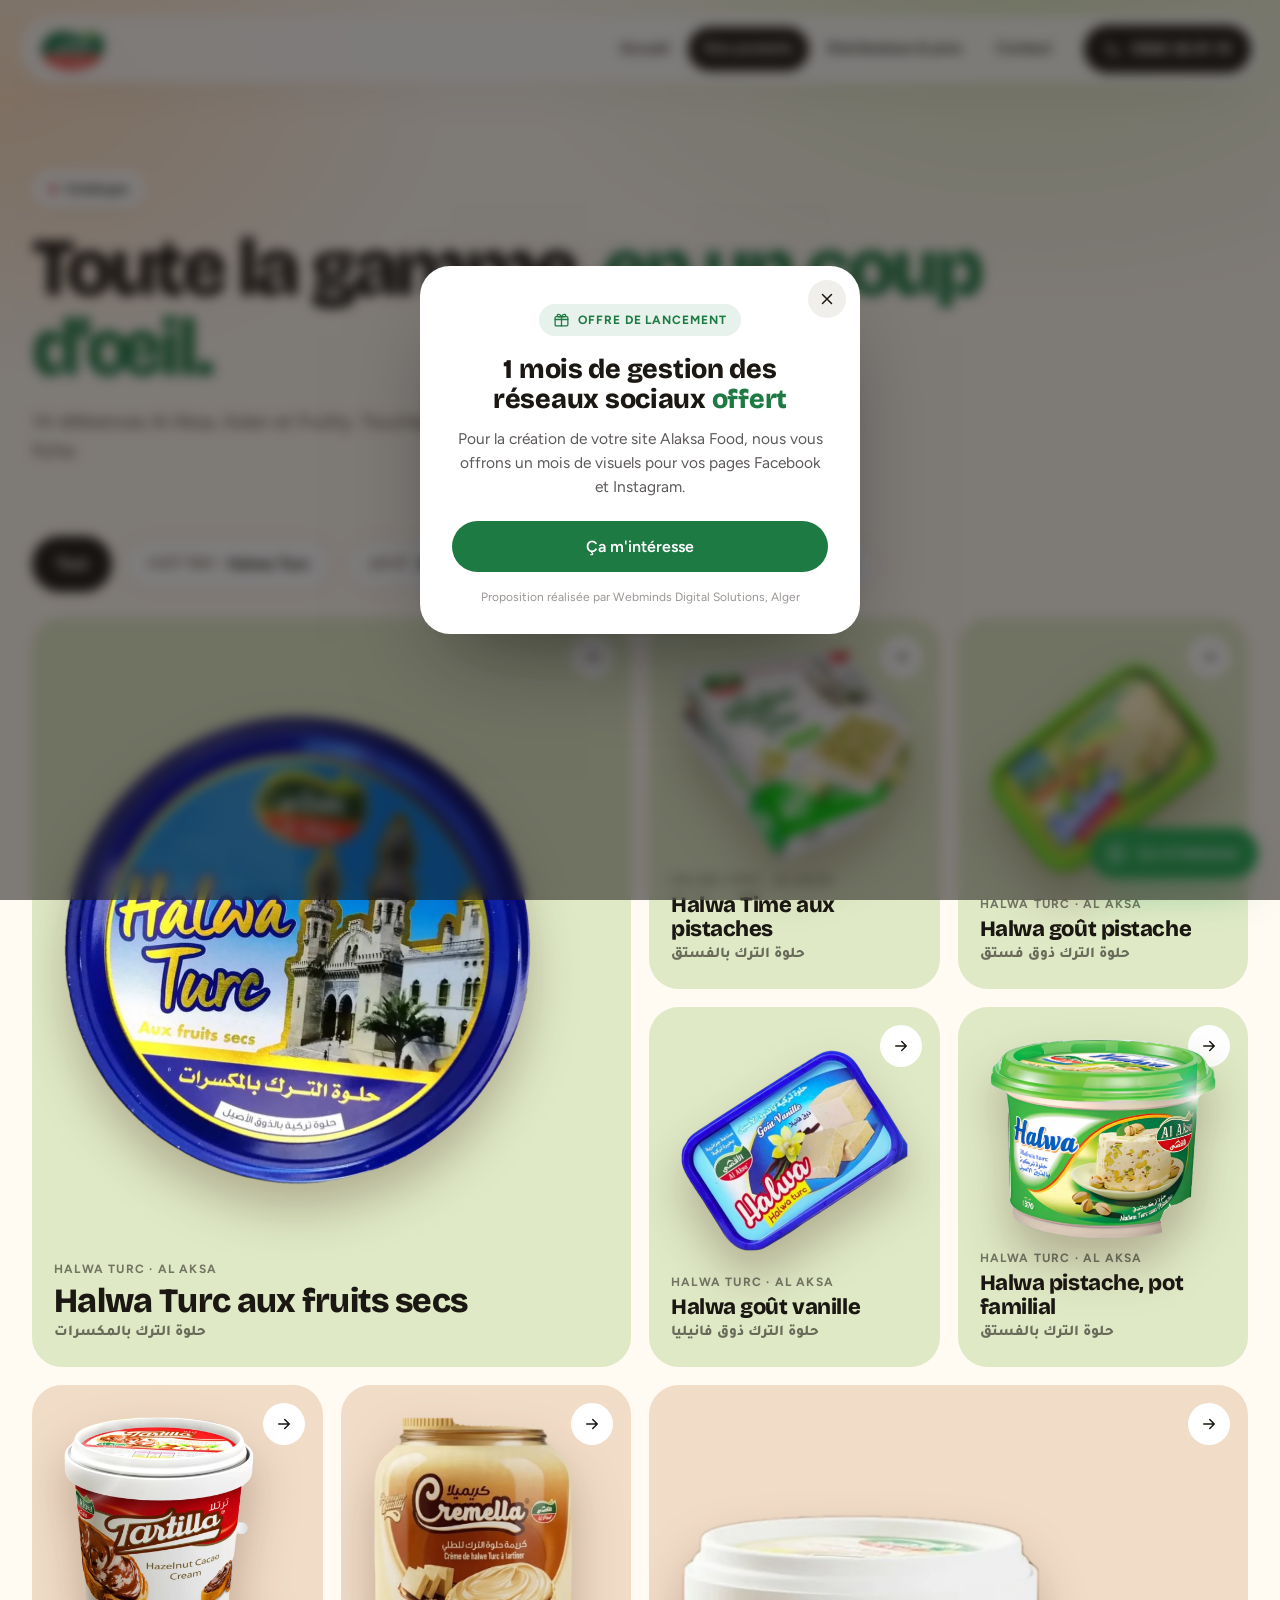
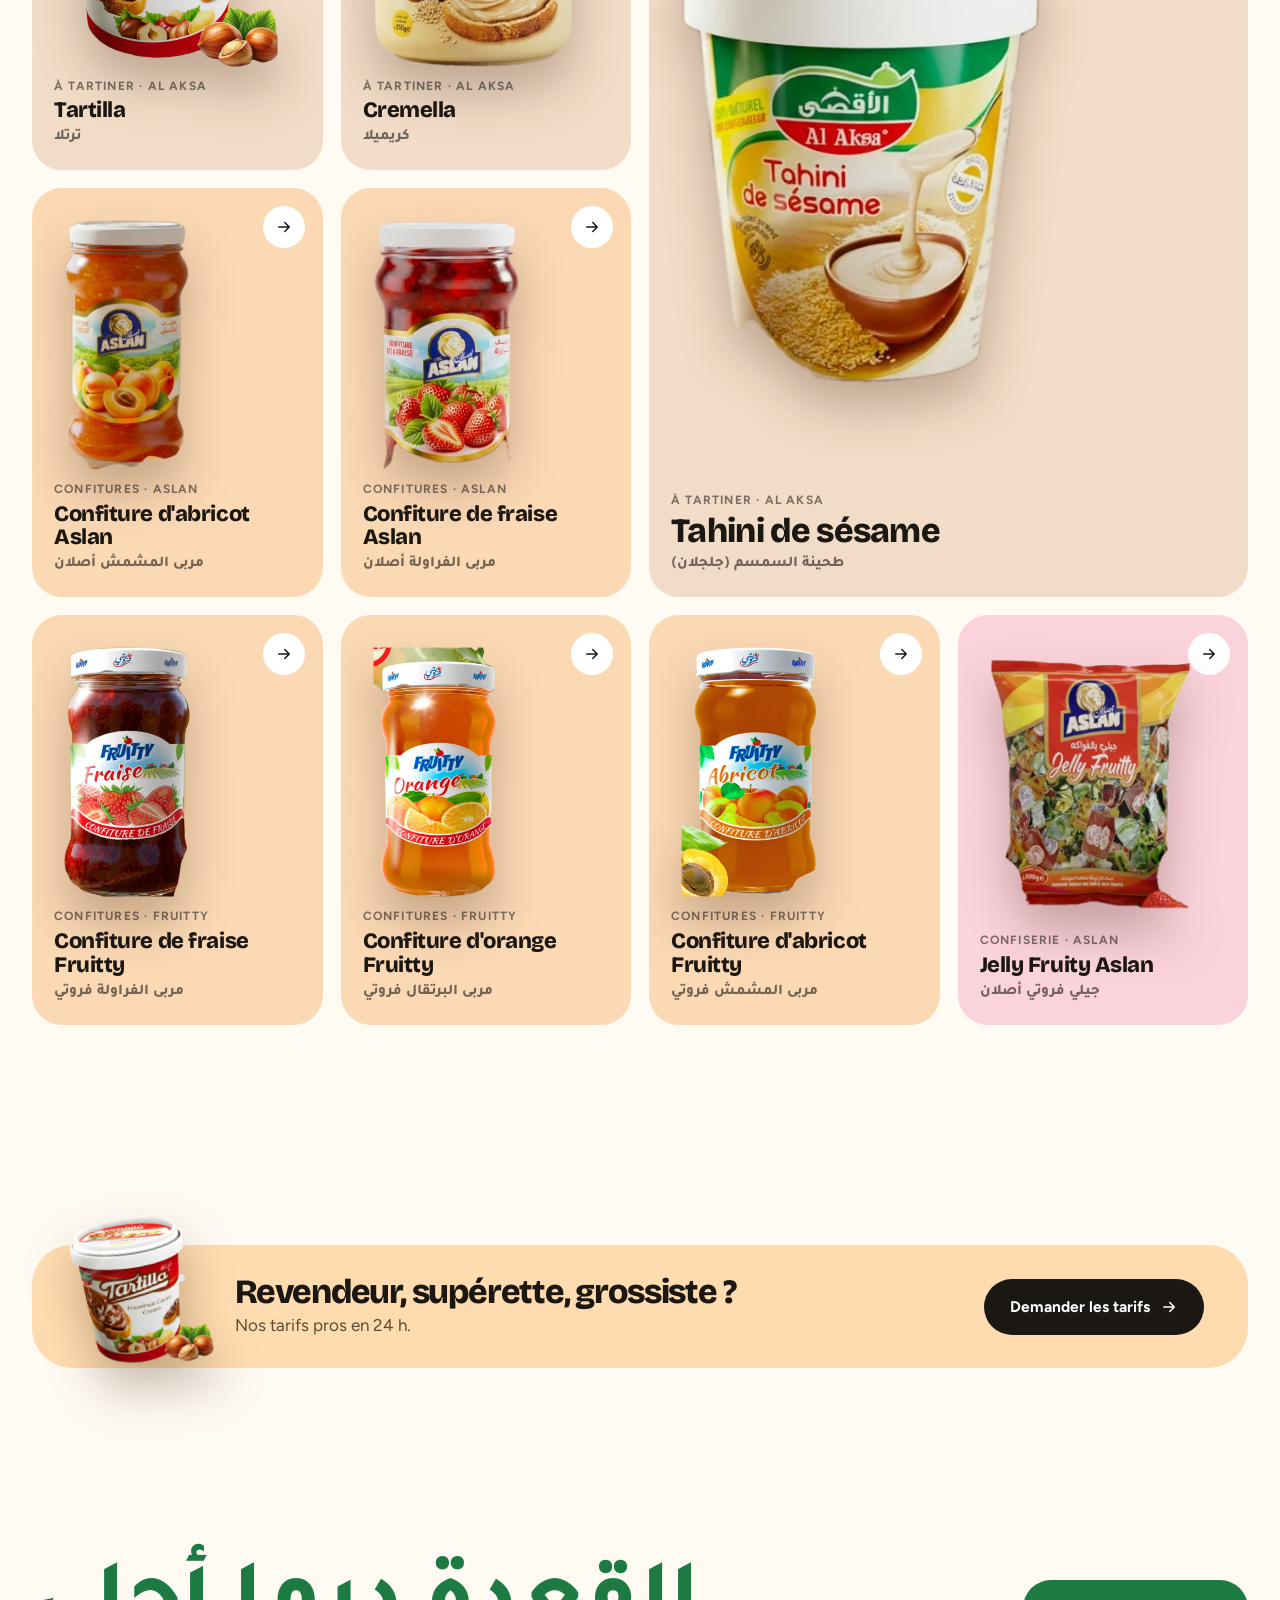
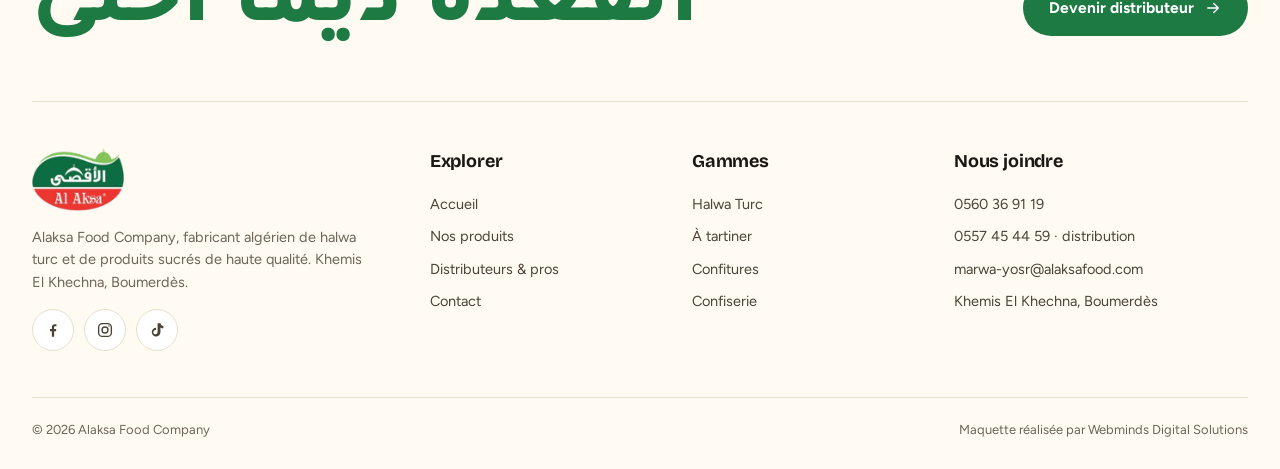
<file: v2/produits.html>
<!doctype html><html lang="fr" data-version="v2"><head><meta charset="utf-8"><meta name="viewport" content="width=device-width,initial-scale=1"><meta name="robots" content="noindex,nofollow,noarchive,noimageindex"><title>Alaksa Food</title><link rel="icon" href="../assets/img/favicon.png"><link rel="preconnect" href="https://fonts.googleapis.com"><link rel="preconnect" href="https://fonts.gstatic.com" crossorigin><link href="https://fonts.googleapis.com/css2?family=Bricolage+Grotesque:opsz,wght@12..96,500..800&family=Figtree:wght@400..700&family=Tajawal:wght@500;700;800&display=swap" rel="stylesheet"><link rel="stylesheet" href="../assets/css/common.css"><link rel="stylesheet" href="assets/v2.css"></head><body class="v2"><header class="hd"><div class="hd-in"><a class="brand" href="index.html"><img src="../assets/img/logo.webp" alt="Al Aksa"></a><nav class="nav"><a href="index.html">Accueil</a><a href="produits.html" class="on">Nos produits</a><a href="distributeurs.html">Distributeurs & pros</a><a href="contact.html">Contact</a></nav><a class="btn btn-ink hd-cta" href="tel:+213560369119"><svg viewBox="0 0 24 24" fill="none" stroke="currentColor" stroke-width="1.8" stroke-linecap="round" stroke-linejoin="round"><path d="M5 4h4l2 5-2.5 1.5a11 11 0 0 0 5 5L15 13l5 2v4a2 2 0 0 1-2 2A16 16 0 0 1 3 6a2 2 0 0 1 2-2"/></svg><span>0560 36 91 19</span></a> <button class="burger" data-burger aria-label="Menu"><span></span><span></span></button></div></header><main><section class="phero"><div class="wrap"><span class="pill rv">Catalogue</span><h1 class="rv">Toute la gamme, <em>en un coup d'œil.</em></h1><p class="rv">14 références Al Aksa, Aslan et Fruitty. Touchez un produit pour ouvrir sa fiche.</p></div></section><section class="sec cat"><div class="wrap"><div class="tabs tabs-f rv"><button class="tab on" data-filter="all">Tout</button><button class="tab" data-filter="halwa"><span class="ar" lang="ar">حلوة الترك</span>Halwa Turc</button><button class="tab" data-filter="tartiner"><span class="ar" lang="ar">للدهن</span>À tartiner</button><button class="tab" data-filter="confitures"><span class="ar" lang="ar">مربى</span>Confitures</button><button class="tab" data-filter="confiserie"><span class="ar" lang="ar">حلويات</span>Confiserie</button></div><div class="bento" data-products="all"></div></div></section><section class="sec"><div class="wrap"><div class="cta-pop rv"><img src="../assets/img/p/tartilla.webp" alt=""><div><h3>Revendeur, supérette, grossiste ?</h3><p>Nos tarifs pros en 24 h.</p></div><a class="btn btn-ink" href="distributeurs.html#devis">Demander les tarifs <svg viewBox="0 0 24 24" fill="none" stroke="currentColor" stroke-width="2" stroke-linecap="round" stroke-linejoin="round"><path d="M5 12h14M13 6l6 6-6 6"/></svg></a></div></div></section></main><footer class="ft"><div class="wrap"><div class="ft-big"><span class="ar" lang="ar" dir="rtl">القعدة ديما أحلى</span><a class="btn btn-green" href="distributeurs.html#devis">Devenir distributeur <svg viewBox="0 0 24 24" fill="none" stroke="currentColor" stroke-width="2" stroke-linecap="round" stroke-linejoin="round"><path d="M5 12h14M13 6l6 6-6 6"/></svg></a></div><div class="ft-grid"><div class="ft-brand"><img src="../assets/img/logo.webp" alt="Al Aksa"><p>Alaksa Food Company, fabricant algérien de halwa turc et de produits sucrés de haute qualité. Khemis El Khechna, Boumerdès.</p><div class="soc"><a href="https://www.facebook.com/ALAKSA.FOOD/" target="_blank" rel="noopener" aria-label="Facebook"><svg viewBox="0 0 24 24" fill="currentColor"><path d="M13.5 21v-7.5H16l.4-3h-2.9V8.6c0-.9.3-1.5 1.5-1.5h1.6V4.4c-.3 0-1.2-.1-2.3-.1-2.3 0-3.8 1.4-3.8 3.9v2.3H8v3h2.5V21z"/></svg></a><a href="https://www.instagram.com/alaksafood" target="_blank" rel="noopener" aria-label="Instagram"><svg viewBox="0 0 24 24" fill="none" stroke="currentColor" stroke-width="1.8"><rect x="3.5" y="3.5" width="17" height="17" rx="5"/><circle cx="12" cy="12" r="4"/><circle cx="17.3" cy="6.7" r="1" fill="currentColor" stroke="none"/></svg></a><a href="https://www.tiktok.com/@al_aksa_food_company" target="_blank" rel="noopener" aria-label="TikTok"><svg viewBox="0 0 24 24" fill="currentColor"><path d="M16.6 3c.4 2.1 1.7 3.5 3.9 3.7v3a7 7 0 0 1-3.9-1.2v6.3A5.8 5.8 0 1 1 10.8 9v3.1a2.8 2.8 0 1 0 2 2.7V3z"/></svg></a></div></div><div><h4>Explorer</h4><a href="index.html">Accueil</a><a href="produits.html">Nos produits</a><a href="distributeurs.html">Distributeurs & pros</a><a href="contact.html">Contact</a></div><div><h4>Gammes</h4><a href="produits.html#halwa">Halwa Turc</a><a href="produits.html#tartiner">À tartiner</a><a href="produits.html#confitures">Confitures</a><a href="produits.html#confiserie">Confiserie</a></div><div><h4>Nous joindre</h4><a href="tel:+213560369119">0560 36 91 19</a><a href="tel:+213557454459">0557 45 44 59 · distribution</a><a href="mailto:marwa-yosr@alaksafood.com">marwa-yosr@alaksafood.com</a><span>Khemis El Khechna, Boumerdès</span></div></div><div class="ft-b"><span>© 2026 Alaksa Food Company</span><span>Maquette réalisée par Webminds Digital Solutions</span></div></div></footer><script src="../assets/js/data.js"></script><script src="../assets/js/common.js"></script><script src="assets/v2.js"></script></body></html>
</file>
<file: assets/css/common.css>
.pm-ov,.wm-ov{position:fixed;inset:0;z-index:200;display:flex;align-items:center;justify-content:center;padding:20px;background:rgba(20,18,18,.55);backdrop-filter:blur(6px);-webkit-backdrop-filter:blur(6px);opacity:0;visibility:hidden;transition:opacity .35s,visibility .35s}.pm-ov.on,.wm-ov.on{opacity:1;visibility:visible}.wm-box{position:relative;width:100%;max-width:440px;background:#fff;color:var(--ink);border-radius:var(--r-pop,22px);padding:38px 32px 28px;text-align:center;transform:translateY(24px) scale(.97);transition:transform .45s cubic-bezier(.2,.9,.25,1);box-shadow:0 40px 90px -30px rgba(0,0,0,.5)}.wm-ov.on .wm-box{transform:none}.pm-x,.wm-x{position:absolute;top:14px;right:14px;width:38px;height:38px;border-radius:50%;border:0;background:#f1efec;color:var(--ink);cursor:pointer;display:flex;align-items:center;justify-content:center;transition:.25s;z-index:3}.pm-x:hover,.wm-x:hover{background:var(--acc);color:#fff}.pm-x svg,.wm-x svg{width:18px}.wm-badge{display:inline-flex;align-items:center;gap:8px;padding:7px 14px;border-radius:99px;background:color-mix(in srgb,var(--acc) 10%,#fff);color:var(--acc);font-size:12px;font-weight:700;letter-spacing:.08em;text-transform:uppercase}.wm-badge svg{width:17px}.wm-box h3{font-family:var(--fh);font-size:27px;line-height:1.12;margin:18px 0 12px;letter-spacing:-.01em}.wm-box h3 em{font-style:normal;color:var(--acc)}.wm-box p{color:#5d5958;font-size:15.5px;line-height:1.55;margin-bottom:22px}.wm-box small{display:block;margin-top:16px;color:#9a9593;font-size:12px}.wm-btn{display:inline-flex;align-items:center;justify-content:center;gap:10px;width:100%;padding:16px 22px;border:0;border-radius:var(--r-btn,12px);background:var(--acc);color:#fff;font:600 16px var(--fb);cursor:pointer;transition:.25s}.wm-btn:hover{filter:brightness(1.08);transform:translateY(-2px)}.wm-btn svg{width:20px}.wm-wa{background:#1faa53}.wm-opts{display:grid;gap:10px;margin-bottom:20px;text-align:left}.wm-opt{display:block;cursor:pointer}.wm-opt input{position:absolute;opacity:0}.wm-opt span{display:flex;justify-content:space-between;align-items:center;padding:15px 18px;border:1.5px solid #e6e2de;border-radius:12px;transition:.2s}.wm-opt b{font-size:15.5px}.wm-opt i{font-style:normal;color:#8d8886;font-size:14px}.wm-opt input:checked+span{border-color:var(--acc);background:color-mix(in srgb,var(--acc) 6%,#fff);box-shadow:0 0 0 3px color-mix(in srgb,var(--acc) 14%,transparent)}.wm-fab{position:fixed;right:22px;bottom:22px;z-index:150;display:flex;align-items:center;gap:10px;padding:14px 20px 14px 16px;border:0;border-radius:99px;background:#1faa53;color:#fff;font:600 15px var(--fb);cursor:pointer;box-shadow:0 18px 40px -14px rgba(31,170,83,.7);transition:.3s}.wm-fab:hover{transform:translateY(-3px)}.wm-fab svg{width:22px}.pm-lock,.pm-lock body{overflow:hidden}.pm-box{position:relative;width:100%;max-width:1020px;max-height:calc(100vh - 40px);overflow:auto;background:#fff;color:var(--ink);border-radius:var(--r-pop,22px);transform:translateY(24px);transition:transform .45s cubic-bezier(.2,.9,.25,1)}.pm-ov.on .pm-box{transform:none}.pm-in{display:grid;grid-template-columns:1.05fr 1fr}.pm-media{padding:22px;background:var(--soft,#f4f2ef)}.pm-main{aspect-ratio:1;border-radius:calc(var(--r-pop,22px) - 8px);overflow:hidden;background:#fff}.pm-main img{width:100%;height:100%;object-fit:cover}.pm-thumbs{display:flex;gap:8px;margin-top:12px;flex-wrap:wrap}.pm-thumbs button{width:62px;height:62px;border-radius:10px;overflow:hidden;border:2px solid transparent;padding:0;cursor:pointer;background:#fff;opacity:.7;transition:.2s}.pm-thumbs button.on,.pm-thumbs button:hover{border-color:var(--acc);opacity:1}.pm-thumbs img{width:100%;height:100%;object-fit:cover}.pm-txt{padding:44px 38px 34px}.pm-cat{font-size:12px;font-weight:700;letter-spacing:.12em;text-transform:uppercase;color:var(--acc)}.pm-txt h3{font-family:var(--fh);font-size:34px;line-height:1.05;margin:10px 0 14px;letter-spacing:-.015em}.pm-txt p{color:#55514f;line-height:1.6;font-size:15.5px}.pm-colors{margin:22px 0 4px}.pm-colors>span{font-size:14px;color:#6d6866}.pm-colors>div{display:flex;gap:10px;margin-top:10px}.sw{width:34px;height:34px;border-radius:50%;border:2px solid #fff;background:var(--sw);box-shadow:0 0 0 1.5px #d9d4d0;cursor:pointer;transition:.2s}.sw.on,.sw:hover{box-shadow:0 0 0 2.5px var(--acc);transform:scale(1.08)}.pm-specs{margin:22px 0 26px;border-top:1px solid #ebe7e3}.pm-specs div{display:flex;justify-content:space-between;gap:16px;padding:11px 0;border-bottom:1px solid #ebe7e3;font-size:14.5px}.pm-specs dt{color:#7b7674}.pm-specs dd{font-weight:600;text-align:right}.pm-cta{display:flex;gap:12px;flex-wrap:wrap;align-items:center}.pm-btn{display:inline-flex;align-items:center;gap:10px;padding:15px 22px;border-radius:var(--r-btn,12px);background:var(--acc);color:#fff;font-weight:600;transition:.25s}.pm-btn:hover{filter:brightness(1.08)}.pm-btn svg{width:18px}.pm-tel{font-weight:600;padding:15px 6px 2px;border-bottom:1.5px solid currentColor}.hide{display:none!important}@media(max-width:820px){.pm-in{grid-template-columns:1fr}.pm-txt{padding:26px 22px 28px}.pm-txt h3{font-size:28px}.wm-fab span{display:none}.wm-fab{padding:15px}}.pm-media{display:flex;align-items:center;justify-content:center}.pm-pack{background:var(--tone,#f4efe6)!important;display:flex;align-items:center;justify-content:center;padding:9%;width:100%}.pm-pack img{width:100%;height:100%;object-fit:contain!important;filter:drop-shadow(0 30px 30px rgba(60,30,10,.25))}.pm-ar{font-family:Tajawal,Cairo,sans-serif;font-size:19px!important;color:var(--acc)!important;margin:-6px 0 12px;font-weight:700}.f-ok{margin-top:14px;padding:14px 16px;border-radius:12px;background:#e8f5ec;color:#1d6b39;font-weight:600}
</file>
<file: v1/assets/v1.css>
:root{--green:#15683b;--green-d:#0d4a29;--red:#c9282d;--cream:#faf6ee;--sand:#f1e8d6;--ink:#1d1b17;--mut:#6f685d;--line:#e8dfcd;--acc:#15683b;--fh:"Fraunces",Georgia,serif;--fb:"Figtree",system-ui,sans-serif;--r-pop:22px;--r-btn:999px;--soft:#f4efe4}*{box-sizing:border-box;margin:0;padding:0}html{scroll-behavior:smooth}body{font-family:var(--fb);background:var(--cream);color:var(--ink);-webkit-font-smoothing:antialiased;overflow-x:hidden;overflow-x:clip;font-size:16px;line-height:1.55}img{display:block;max-width:100%;-webkit-user-drag:none;user-select:none}a{color:inherit;text-decoration:none}button,input,select,textarea{font:inherit;color:inherit}.wrap{max-width:1240px;margin:0 auto;padding:0 32px}.ar{font-family:Tajawal,sans-serif;font-weight:700}svg{flex:none}.eyebrow{display:inline-block;font-size:12.5px;font-weight:700;letter-spacing:.14em;text-transform:uppercase;color:var(--red)}h1,h2,h3{font-family:var(--fh);font-weight:700;letter-spacing:-.02em;line-height:1.08}h2{font-size:clamp(30px,3.6vw,46px)}h1 em,h2 em{font-style:italic;color:var(--green)}.btn{display:inline-flex;align-items:center;gap:10px;padding:14px 24px;border-radius:999px;font-weight:600;font-size:15.5px;transition:.3s;border:0;cursor:pointer;white-space:nowrap}.btn svg{width:18px}.btn-green{background:var(--green);color:#fff}.btn-green:hover{background:var(--green-d);transform:translateY(-2px)}.btn-red{background:var(--red);color:#fff}.btn-red:hover{filter:brightness(1.08);transform:translateY(-2px)}.btn-ghost{border:1.5px solid var(--ink)}.btn-ghost:hover{background:var(--ink);color:#fff}.btn-white{background:#fff;color:var(--green-d)}.btn-white:hover{transform:translateY(-2px)}.link{display:inline-flex;align-items:center;gap:8px;font-weight:700;color:var(--green);border-bottom:1.5px solid currentColor;padding-bottom:2px}.link svg{width:17px;transition:.3s}.link:hover svg{transform:translateX(4px)}.topbar{background:var(--green-d);color:#d9eadf;font-size:13px}.topbar .wrap{display:flex;justify-content:space-between;align-items:center;height:38px;gap:20px}.tb-r{display:flex;gap:22px}.tb-r a{display:flex;align-items:center;gap:7px}.tb-r svg{width:15px}.hd{position:sticky;top:0;z-index:100;background:rgba(250,246,238,.92);backdrop-filter:blur(12px);-webkit-backdrop-filter:blur(12px);border-bottom:1px solid transparent;transition:.3s}.hd.sc{border-color:var(--line);box-shadow:0 10px 30px -22px rgba(40,30,10,.4)}.hd .wrap{display:flex;align-items:center;gap:28px;height:84px}.brand{display:flex;align-items:center;gap:12px;margin-right:auto}.brand img{height:52px;width:auto}.brand b{display:block;font-family:var(--fh);font-size:20px;line-height:1}.brand i{font-style:normal;font-size:11px;letter-spacing:.2em;text-transform:uppercase;color:var(--mut)}.nav{display:flex;gap:6px}.nav a{padding:10px 14px;border-radius:99px;font-weight:600;font-size:15px;color:#4a453d;transition:.25s}.nav a:hover{color:var(--green)}.nav a.on{background:var(--sand);color:var(--green-d)}.burger{display:none;width:46px;height:46px;border-radius:50%;border:0;background:var(--sand);cursor:pointer;flex-direction:column;align-items:center;justify-content:center;gap:5px}.burger span{width:18px;height:2px;background:var(--ink);border-radius:2px;transition:.3s}.hero{padding:70px 0 40px;position:relative}.hero:before{content:"";position:absolute;inset:0 0 auto;height:620px;background:radial-gradient(60% 70% at 50% 0,#efe2c5 0,transparent 70%);z-index:-1}.hero-tx{text-align:center;max-width:980px}.hero h1{font-size:clamp(40px,5.8vw,78px);margin:18px auto 14px;max-width:900px}.hero-ar{font-size:clamp(20px,2.2vw,28px);color:var(--green)}.lead{font-size:18.5px;color:#5a5348;max-width:700px;margin:16px auto 30px}.hero-btn{display:flex;gap:12px;justify-content:center;flex-wrap:wrap}.hero-shelf{margin-top:50px;border-radius:32px;overflow:hidden;box-shadow:0 60px 90px -60px rgba(60,35,10,.55)}.hero-shelf img{width:100%;aspect-ratio:2035/773;object-fit:cover;transform:scale(1.04);transition:transform 1.6s cubic-bezier(.2,.8,.2,1)}.hero-shelf.in img{transform:scale(1)}.stats{display:grid;grid-template-columns:repeat(4,1fr);gap:0;margin-top:34px;background:#fff;border:1px solid var(--line);border-radius:24px;padding:26px 10px}.stats>div{display:flex;align-items:center;gap:14px;justify-content:center;border-right:1px solid var(--line);padding:4px 10px}.stats>div:last-child{border:0}.stats b{font-family:var(--fh);font-size:44px;color:var(--green);line-height:1}.stats span{font-size:13.5px;color:var(--mut);line-height:1.3}.sec{padding:90px 0}.sh{max-width:680px;margin-bottom:46px}.sh h2{margin:12px 0}.sh p{color:var(--mut);font-size:17px}.sh-row{display:flex;justify-content:space-between;align-items:flex-end;max-width:none;gap:20px}.ggrid{display:grid;grid-template-columns:repeat(4,1fr);gap:20px}.gcard{background:#fff;border-radius:26px;overflow:hidden;border:1px solid var(--line);transition:.45s cubic-bezier(.2,.8,.2,1);display:flex;flex-direction:column}.gcard:hover{transform:translateY(-8px);box-shadow:0 40px 60px -40px rgba(60,35,10,.5)}.gimg{aspect-ratio:1/.9;position:relative}[data-cat-tone=halwa] .gimg{background:#e3ecd0}[data-cat-tone=tartiner] .gimg{background:#f1e0cd}[data-cat-tone=confitures] .gimg{background:#fbdcbc}[data-cat-tone=confiserie] .gimg{background:#fadae1}.gimg img{position:absolute;inset:8%;width:84%;height:84%;object-fit:contain;filter:drop-shadow(0 22px 22px rgba(50,25,5,.22));transition:transform .6s cubic-bezier(.2,.8,.2,1)}.gcard:hover .gimg img{transform:scale(1.07) rotate(-2deg)}.gtx{padding:22px 22px 24px;display:flex;flex-direction:column;flex:1}.gtx .ar{color:var(--green);font-size:15px}.gtx h3{font-size:25px;margin:2px 0 8px}.gtx p{color:var(--mut);font-size:14.5px;flex:1}.more{display:inline-flex;align-items:center;gap:8px;margin-top:16px;font-weight:700;font-size:14px;color:var(--red)}.more svg{width:16px;transition:.3s}.gcard:hover .more svg{transform:translateX(4px)}.know{background:var(--sand)}.know-grid{display:grid;grid-template-columns:1.05fr 1fr;gap:70px;align-items:center}.know-img{position:relative;border-radius:30px;overflow:hidden}.know-img img{width:100%;aspect-ratio:4/3.3;object-fit:cover}.badge{position:absolute;left:22px;bottom:22px;background:var(--red);color:#fff;border-radius:18px;padding:14px 20px;text-align:center;font-family:Tajawal,sans-serif;box-shadow:0 20px 40px -20px rgba(0,0,0,.5)}.badge b{display:block;font-size:20px}.badge span{font-size:16px;opacity:.9}.know-tx h2{margin:12px 0 18px}.know-tx>p{color:#5a5348;font-size:17px}.checks{list-style:none;margin-top:30px;display:grid;gap:18px}.checks li{display:flex;gap:16px;align-items:flex-start}.checks svg{width:46px;height:46px;padding:11px;border-radius:14px;background:#fff;color:var(--green)}.checks b{display:block;font-size:17px}.checks span{color:var(--mut);font-size:15px}.pgrid{display:grid;grid-template-columns:repeat(4,1fr);gap:20px}.pcard{background:#fff;border:1px solid var(--line);border-radius:22px;overflow:hidden;cursor:pointer;transition:.4s cubic-bezier(.2,.8,.2,1);text-align:left;padding:0;display:flex;flex-direction:column}.pcard:hover{transform:translateY(-6px);box-shadow:0 34px 50px -34px rgba(60,35,10,.5);border-color:#d9ccb2}.pc-img{aspect-ratio:1;position:relative;background:var(--tone)}.pc-img img{position:absolute;inset:10%;width:80%;height:80%;object-fit:contain;filter:drop-shadow(0 18px 18px rgba(50,25,5,.2));transition:.6s cubic-bezier(.2,.8,.2,1)}.pcard:hover .pc-img img{transform:scale(1.06)}.pc-tx{padding:18px 20px 20px}.pc-tx small{font-size:11.5px;font-weight:700;letter-spacing:.12em;text-transform:uppercase;color:var(--red)}.pc-tx h3{font-family:var(--fb);font-size:17px;font-weight:700;letter-spacing:0;margin:5px 0 2px;line-height:1.25}.pc-tx .ar{display:block;font-size:14px;color:var(--mut);font-weight:500}.pc-tx .vf{display:inline-flex;align-items:center;gap:6px;margin-top:10px;font-size:13.5px;font-weight:700;color:var(--green)}.pc-tx .vf svg{width:15px}.brands{background:#fff}.bgrid{display:grid;grid-template-columns:repeat(3,1fr);gap:24px}.brand-c{border:1px solid var(--line);border-radius:26px;padding:30px;background:var(--cream);display:grid;grid-template-columns:110px 1fr;grid-template-rows:auto 1fr;column-gap:22px;align-items:center}.bc-img{grid-row:span 2;height:140px;display:flex;align-items:center;justify-content:center}.bc-img img{height:100%;width:100%;object-fit:contain;filter:drop-shadow(0 14px 14px rgba(50,25,5,.2))}.brand-c h3{font-size:30px;color:var(--green-d);align-self:end}.brand-c p{color:var(--mut);font-size:15px;align-self:start;margin-top:6px}.mgrid{display:grid;grid-template-columns:1.3fr 1fr 1fr;grid-template-rows:260px 260px;gap:18px}.mgrid figure{position:relative;border-radius:24px;overflow:hidden}.mgrid img{width:100%;height:100%;object-fit:cover;transition:transform 1s cubic-bezier(.2,.8,.2,1)}.mgrid figure:hover img{transform:scale(1.06)}.mgrid figcaption{position:absolute;left:16px;bottom:16px;background:#fff;padding:8px 15px;border-radius:99px;font-weight:700;font-size:14px}.m1{grid-row:span 2}.m4{grid-column:span 2}.pro{padding-top:20px}.pro-grid{display:grid;grid-template-columns:1.2fr 1fr;gap:22px}.pro-c{border-radius:30px;overflow:hidden}.pro-dist{background:var(--green);color:#fff;padding:50px 46px;position:relative}.pro-dist:after{content:"";position:absolute;right:-60px;top:-60px;width:260px;height:260px;border-radius:50%;background:rgba(255,255,255,.07)}.pro-dist .eyebrow{color:#ffd3d4}.pro-dist h2{margin:12px 0 14px}.pro-dist p{opacity:.85;max-width:520px}.chips{display:flex;flex-wrap:wrap;gap:8px;margin:22px 0 28px}.chips span{padding:8px 15px;border-radius:99px;border:1px solid rgba(255,255,255,.35);font-size:14px;font-weight:600}.pro-resto{background:var(--sand);display:flex;flex-direction:column}.pro-resto img{width:100%;height:250px;object-fit:cover}.pro-resto>div{padding:26px 30px 30px}.pro-resto h3{font-size:26px;margin:8px 0 14px}.ft{background:var(--green-d);color:#cfe1d5;padding:70px 0 0;margin-top:40px}.ft-grid{display:grid;grid-template-columns:1.5fr 1fr 1fr 1.4fr;gap:40px}.ft-brand img{height:74px;width:auto;margin-bottom:16px}.ft-brand p{font-size:14.5px;max-width:330px;opacity:.85}.ft-brand .ar{margin-top:12px;color:#fff;font-size:18px}.ft h4{color:#fff;font-family:var(--fh);font-size:19px;margin-bottom:14px}.ft-grid a,.ft-grid span{display:flex;align-items:center;gap:9px;font-size:14.5px;padding:5px 0;opacity:.9}.ft-grid a:hover{color:#fff}.ft-grid svg{width:16px}.soc{display:flex;gap:10px;margin-top:12px}.soc a{width:40px;height:40px;border-radius:50%;background:rgba(255,255,255,.1);display:flex;align-items:center;justify-content:center;padding:0}.soc a:hover{background:var(--red)}.soc svg{width:18px}.ft-b{display:flex;justify-content:space-between;gap:20px;flex-wrap:wrap;border-top:1px solid rgba(255,255,255,.12);margin-top:50px;padding:22px 32px;font-size:13px;opacity:.75}.phero{padding:70px 0 40px;background:radial-gradient(70% 100% at 50% 0,#efe2c5,transparent 75%)}.phero h1{font-size:clamp(40px,5vw,66px);margin:12px 0 14px}.phero p{color:#5a5348;font-size:18px;max-width:640px}.phero-split{display:grid;grid-template-columns:1fr 1.15fr;gap:50px;align-items:center}.phero-split img{border-radius:26px;box-shadow:0 40px 70px -46px rgba(60,35,10,.6)}.phero-split .btn{margin-top:24px}.cat{padding-top:30px}.chips-bar{display:flex;flex-wrap:wrap;gap:10px;margin-bottom:34px}.chip{padding:11px 20px;border-radius:99px;border:1.5px solid var(--line);background:#fff;font-weight:600;font-size:14.5px;cursor:pointer;transition:.25s}.chip:hover{border-color:var(--green)}.chip.on{background:var(--green);border-color:var(--green);color:#fff}.cta-band{margin-top:60px;background:var(--sand);border-radius:28px;padding:36px 40px;display:flex;justify-content:space-between;align-items:center;gap:24px;flex-wrap:wrap}.cta-band h3{font-size:28px;margin-bottom:6px}.cta-band p{color:var(--mut)}.why{display:grid;grid-template-columns:repeat(4,1fr);gap:20px}.why>div{background:#fff;border:1px solid var(--line);border-radius:24px;padding:30px 26px}.why svg{width:50px;height:50px;padding:12px;border-radius:14px;background:var(--sand);color:var(--green);margin-bottom:18px}.why h3{font-size:22px;margin-bottom:8px}.why p{color:var(--mut);font-size:15px}.zones{background:var(--green);color:#fff}.zones .eyebrow{color:#ffd3d4}.zones-grid{display:grid;grid-template-columns:1.1fr 1fr;gap:60px;align-items:center}.zones h2{margin:12px 0 14px}.zones p{opacity:.85}.big-tel{display:inline-flex;align-items:center;gap:14px;margin-top:24px;font-family:var(--fh);font-size:40px;font-weight:700}.big-tel svg{width:44px;height:44px;padding:10px;border-radius:50%;background:#fff;color:var(--green)}.zone-list{display:grid;grid-template-columns:1fr 1fr;gap:12px}.zone-list span{padding:22px 24px;border-radius:20px;background:rgba(255,255,255,.1);font-family:var(--fh);font-size:24px;font-weight:600;position:relative}.zone-list span:after{content:"";position:absolute;right:22px;top:50%;width:10px;height:10px;margin-top:-5px;border-radius:50%;background:#ff7b7f;box-shadow:0 0 0 6px rgba(255,123,127,.25)}.form-grid{display:grid;grid-template-columns:.9fr 1.1fr;gap:60px;align-items:start}.form-grid h2{margin:12px 0 14px}.form-grid>div>p{color:var(--mut);font-size:17px}.contact-mini{list-style:none;margin-top:26px;display:grid;gap:12px}.contact-mini li{display:flex;align-items:center;gap:12px;font-weight:600}.contact-mini svg{width:40px;height:40px;padding:10px;border-radius:12px;background:var(--sand);color:var(--green)}.form{background:#fff;border:1px solid var(--line);border-radius:28px;padding:34px;display:grid;gap:16px}.f2{display:grid;grid-template-columns:1fr 1fr;gap:16px}.form label{display:grid;gap:7px;font-size:13.5px;font-weight:700;color:#4a453d}.form input,.form select,.form textarea{width:100%;padding:13px 15px;border:1.5px solid var(--line);border-radius:12px;background:var(--cream);font-weight:500;font-size:15px;transition:.2s;resize:vertical}.form input:focus,.form select:focus,.form textarea:focus{outline:0;border-color:var(--green);background:#fff}.form .btn{justify-self:start}.ccards{display:grid;grid-template-columns:repeat(4,1fr);gap:18px}.ccard{background:#fff;border:1px solid var(--line);border-radius:22px;padding:26px;display:flex;flex-direction:column;gap:4px;transition:.3s}a.ccard:hover{border-color:var(--green);transform:translateY(-4px)}.ccard svg{width:44px;height:44px;padding:11px;border-radius:12px;background:var(--sand);color:var(--green);margin-bottom:12px}.ccard span{font-size:13px;color:var(--mut);font-weight:600}.ccard b{font-size:16px;word-break:break-word}.mt{margin-top:40px}.map{border-radius:28px;overflow:hidden;min-height:440px;border:1px solid var(--line)}.map iframe{width:100%;height:100%;min-height:440px;border:0;display:block}.soc-c a{background:var(--sand);color:var(--green)}.soc-c a:hover{color:#fff}.rv{opacity:0;transform:translateY(26px);transition:opacity .8s cubic-bezier(.2,.8,.2,1),transform .8s cubic-bezier(.2,.8,.2,1)}.rv.in{opacity:1;transform:none}@media(max-width:1080px){.nav{display:none}.burger{display:flex}.hd-cta{display:none}.nav-open .nav{display:flex;position:fixed;top:122px;left:16px;right:16px;flex-direction:column;background:#fff;padding:14px;border-radius:20px;box-shadow:0 30px 60px -30px rgba(0,0,0,.4)}.ccards,.ggrid,.pgrid,.why{grid-template-columns:repeat(2,1fr)}.bgrid{grid-template-columns:1fr}.ft-grid{grid-template-columns:1fr 1fr}}@media(max-width:820px){.wrap{padding:0 16px}.topbar .tb-l{display:none}.tb-r{gap:14px;font-size:12px}.tb-r a:last-child{display:none}.hd .wrap{height:72px}.brand img{height:42px}.nav-open .nav{top:110px}.hero{padding-top:44px}.stats{grid-template-columns:1fr 1fr;row-gap:20px}.stats>div{border:0;justify-content:flex-start}.stats b{font-size:34px}.hero-shelf{border-radius:20px;margin-top:34px}.hero-shelf img{aspect-ratio:4/2.6;object-position:55% 50%}.sec{padding:64px 0}.sh-row{flex-direction:column;align-items:flex-start}.ggrid,.pgrid{grid-template-columns:1fr 1fr;gap:12px}.gtx{padding:16px}.gtx h3{font-size:20px}.gtx p{display:none}.pc-tx{padding:12px 14px 14px}.pc-tx h3{font-size:15px}.form-grid,.know-grid,.phero-split,.pro-grid,.zones-grid{grid-template-columns:1fr;gap:34px}.mgrid{grid-template-columns:1fr 1fr;grid-template-rows:200px 160px 160px}.m1{grid-row:auto;grid-column:span 2}.m4{grid-column:span 2}.pro-dist{padding:36px 26px}.brand-c{grid-template-columns:80px 1fr;padding:22px}.bc-img{height:110px}.ccards,.f2,.why{grid-template-columns:1fr}.form{padding:22px}.big-tel{font-size:30px}.ft-grid{grid-template-columns:1fr}.ft-b{padding:20px 16px}.cta-band{padding:26px}}
</file>
<file: v2/assets/v2.css>
:root{--ink:#1b1712;--mut:#6e6559;--bg:#fffaf2;--green:#1d7a43;--green-d:#105a30;--red:#d7353a;--pist:#e3edc9;--acc:#1d7a43;--fh:"Bricolage Grotesque",system-ui,sans-serif;--fb:"Figtree",system-ui,sans-serif;--r-pop:30px;--r-btn:999px;--soft:#fbf3e6;--hb:#e3edc9;--hi:#2f5a16}*{box-sizing:border-box;margin:0;padding:0}html{scroll-behavior:smooth}body{font-family:var(--fb);background:var(--bg);color:var(--ink);-webkit-font-smoothing:antialiased;overflow-x:hidden;overflow-x:clip;line-height:1.55}img{display:block;max-width:100%;-webkit-user-drag:none;user-select:none}a{color:inherit;text-decoration:none}button,input,select,textarea{font:inherit;color:inherit}svg{flex:none}.wrap{max-width:1280px;margin:0 auto;padding:0 32px}.ar{font-family:Tajawal,sans-serif;font-weight:800}h1,h2,h3{font-family:var(--fh);font-weight:800;letter-spacing:-.035em;line-height:.98}h2{font-size:clamp(34px,4.6vw,64px)}h1 em,h2 em{font-style:normal;color:var(--green)}.pill{display:inline-flex;align-items:center;gap:8px;padding:8px 16px;border-radius:99px;background:#fff;border:1px solid #efe4d2;font-size:13px;font-weight:700;letter-spacing:.02em;color:var(--ink);box-shadow:0 8px 20px -14px rgba(60,40,10,.35)}.pill:before{content:"";width:8px;height:8px;border-radius:50%;background:var(--red)}.pill-w{background:rgba(255,255,255,.18);border-color:rgba(255,255,255,.3);color:#fff;box-shadow:none}.pill-w:before{background:#fff}.btn{display:inline-flex;align-items:center;gap:10px;padding:16px 26px;border-radius:999px;font-weight:700;font-size:15.5px;transition:.35s cubic-bezier(.2,.8,.2,1);border:0;cursor:pointer;white-space:nowrap}.btn svg{width:18px;transition:.35s}.btn:hover svg{transform:translateX(4px)}.btn-ink{background:var(--ink);color:#fff}.btn-ink:hover{background:var(--green);transform:translateY(-3px)}.btn-green{background:var(--green);color:#fff}.btn-green:hover{background:var(--green-d);transform:translateY(-3px)}.btn-line{border:2px solid var(--ink)}.btn-line:hover{background:#fff;transform:translateY(-3px)}.hd{position:fixed;top:16px;left:0;right:0;z-index:100;padding:0 20px;transition:.4s}.hd-in{max-width:1240px;margin:0 auto;display:flex;align-items:center;gap:16px;background:rgba(255,255,255,.82);backdrop-filter:blur(16px);-webkit-backdrop-filter:blur(16px);border:1px solid rgba(255,255,255,.9);border-radius:99px;padding:8px 8px 8px 20px;box-shadow:0 20px 50px -30px rgba(60,40,10,.45)}.brand{margin-right:auto}.brand img{height:44px;width:auto}.nav{display:flex;gap:2px}.nav a{padding:10px 16px;border-radius:99px;font-weight:600;font-size:15px;transition:.25s}.nav a:hover{background:#f6efe3}.nav a.on{background:var(--ink);color:#fff}.hd-cta{padding:12px 20px}.hd-cta svg{width:17px}.burger{display:none;width:46px;height:46px;border-radius:50%;border:0;background:var(--ink);cursor:pointer;flex-direction:column;align-items:center;justify-content:center;gap:5px}.burger span{width:18px;height:2px;background:#fff;border-radius:2px}.hero{position:relative;min-height:100vh;min-height:100svh;background:var(--hb);transition:background-color 1s;overflow:hidden;display:flex;align-items:center;padding:120px 0 70px}.hero-blob{position:absolute;border-radius:50%;filter:blur(60px);opacity:.55;pointer-events:none}.b1{width:520px;height:520px;background:#fff;left:-140px;top:-120px}.b2{width:420px;height:420px;background:#fff;right:-120px;bottom:-140px;opacity:.4}.hero-in{position:relative;width:100%;max-width:1320px;margin:0 auto;padding:0 32px;display:grid;grid-template-columns:minmax(0,1.1fr) minmax(0,1fr) 250px;gap:30px;align-items:center}.hero-tx h1{font-size:clamp(44px,5.2vw,82px);margin:22px 0;color:var(--ink)}.hl{color:var(--hi);transition:color 1s;display:inline-block;transform:translateY(.06em)}.hero-tx p{font-size:18px;color:#4c4337;max-width:470px}.hero-btn{display:flex;gap:12px;margin-top:32px;flex-wrap:wrap}.hero-stage{position:relative;height:min(64vh,620px)}.hs{position:absolute;inset:0;display:flex;align-items:center;justify-content:center;pointer-events:none}.hs-word{position:absolute;font-family:var(--fh);font-weight:800;font-size:clamp(90px,13vw,210px);letter-spacing:-.06em;color:rgba(255,255,255,.7);line-height:1;white-space:nowrap;opacity:0;transform:translateY(40px) scale(.96);transition:opacity .8s,transform 1s cubic-bezier(.2,.8,.2,1)}.hs-img{position:relative;max-height:82%;max-width:84%;object-fit:contain;filter:drop-shadow(0 50px 50px rgba(60,30,10,.32));opacity:0;transform:translateY(60px) rotate(-8deg) scale(.88);transition:opacity .7s,transform 1.1s cubic-bezier(.2,.9,.2,1)}.hs.on .hs-word{opacity:1;transform:none}.hs.on .hs-img{opacity:1;transform:none;animation:5s ease-in-out 1.1s infinite bob}.hs.out .hs-img{opacity:0;transform:translateY(-40px) rotate(8deg) scale(.9)}.hs.out .hs-word{opacity:0;transform:translateY(-30px)}@keyframes bob{0%,100%{transform:translateY(0) rotate(0)}50%{transform:translateY(-16px) rotate(1.5deg)}}.hero-side{display:flex;flex-direction:column;gap:22px}.hcaps{position:relative;min-height:110px}.hc{position:absolute;inset:0;opacity:0;transform:translateY(12px);transition:.6s}.hc.on{opacity:1;transform:none}.hc b{display:block;font-family:var(--fh);font-size:26px;letter-spacing:-.02em;line-height:1.05;color:var(--hi);transition:color 1s}.hc span{display:block;margin-top:8px;color:#4c4337;font-size:15px}.hdots{display:grid;grid-template-columns:repeat(3,1fr);gap:10px}.hd-dot{aspect-ratio:1;border-radius:18px;border:2px solid transparent;background:rgba(255,255,255,.6);padding:10px;cursor:pointer;transition:.3s;position:relative;overflow:hidden}.hd-dot img{width:100%;height:100%;object-fit:contain}.hd-dot:hover{background:#fff;transform:translateY(-3px)}.hd-dot.on{background:#fff;border-color:var(--ink)}.hd-dot.on:after{content:"";position:absolute;left:0;bottom:0;height:3px;background:var(--ink);animation:4.5s linear forwards prog}@keyframes prog{from{width:0}to{width:100%}}.scroll-hint{position:absolute;left:50%;bottom:22px;transform:translateX(-50%);font-size:12px;font-weight:700;letter-spacing:.14em;text-transform:uppercase;display:flex;flex-direction:column;align-items:center;gap:8px;color:#4c4337}.scroll-hint span{width:22px;height:36px;border:2px solid currentColor;border-radius:12px;position:relative}.scroll-hint span:after{content:"";position:absolute;left:50%;top:7px;width:4px;height:7px;margin-left:-2px;border-radius:2px;background:currentColor;animation:1.6s infinite sh}@keyframes sh{0%{opacity:0;transform:translateY(-3px)}40%{opacity:1}100%{opacity:0;transform:translateY(10px)}}.mq-wrap{overflow:hidden;padding:24px 0;margin:-38px 0 -24px;position:relative;z-index:2}.marquee{background:var(--green);color:#fff;overflow:hidden;padding:20px 0;transform:rotate(-1.5deg);margin:0 -20px;position:relative;z-index:2;box-shadow:0 20px 40px -25px rgba(16,90,48,.8)}.mq-track{display:flex;gap:28px;width:max-content;animation:34s linear infinite mq;align-items:center}.mq-track span{font-family:var(--fh);font-weight:800;font-size:34px;letter-spacing:-.02em;white-space:nowrap}.mq-track i{font-style:normal;color:#ffb9bb;font-size:22px}@keyframes mq{to{transform:translateX(-50%)}}.sec{padding:110px 0}.sh{margin-bottom:44px;max-width:820px}.sh h2{margin-top:16px}.sh-row{display:flex;justify-content:space-between;align-items:flex-end;max-width:none;gap:20px}.sh-row p{color:var(--mut);font-weight:600}.tabs{display:flex;gap:10px;flex-wrap:wrap;margin-bottom:26px}.tab{display:flex;align-items:center;gap:10px;padding:14px 22px;border-radius:99px;border:2px solid #eadfcc;background:#fff;font-weight:700;font-size:16px;cursor:pointer;transition:.3s}.tab .ar{font-size:15px;color:var(--mut);transition:.3s}.tab:hover{border-color:var(--ink)}.tab.on{background:var(--ink);border-color:var(--ink);color:#fff}.tab.on .ar{color:#ffb9bb}.tab-panel{border-radius:40px;background:var(--tp,#e3edc9);transition:background-color .7s;padding:34px;overflow:hidden}.tp-track{display:grid;grid-auto-flow:column;grid-auto-columns:minmax(250px,1fr);gap:18px;overflow-x:auto;scroll-snap-type:x mandatory;scrollbar-width:none;padding-bottom:4px}.tp-track::-webkit-scrollbar{display:none}.tcard{scroll-snap-align:start;background:rgba(255,255,255,.7);border-radius:28px;padding:22px;cursor:pointer;border:0;text-align:left;transition:.45s cubic-bezier(.2,.8,.2,1);animation:.6s cubic-bezier(.2,.9,.2,1) both pop}.tcard:hover{background:#fff;transform:translateY(-8px) rotate(-.6deg)}.tc-img{height:250px;display:flex;align-items:center;justify-content:center;padding:6px}.tc-img img{max-height:100%;width:auto;object-fit:contain;filter:drop-shadow(0 26px 24px rgba(60,30,10,.28));transition:.6s cubic-bezier(.2,.8,.2,1)}.tcard:hover .tc-img img{transform:scale(1.08) rotate(3deg)}.tcard h3{font-size:22px;letter-spacing:-.02em;margin-top:14px;line-height:1.08}.tcard small{display:block;color:var(--mut);font-weight:600;font-size:13px;margin-top:4px}.tcard .ar{display:block;font-size:15px;color:var(--ink);opacity:.6;margin-top:2px}@keyframes pop{from{opacity:0;transform:translateY(30px) scale(.96)}to{opacity:1;transform:none}}.story{padding:40px 0 60px}.stack{display:grid;gap:30px}.st-card{position:sticky;top:110px;display:grid;grid-template-columns:minmax(0,1fr) minmax(0,1.1fr);background:var(--c);border-radius:40px;overflow:hidden;min-height:440px;box-shadow:0 -20px 50px -40px rgba(60,40,10,.6)}.st-card:nth-child(2){top:130px}.st-card:nth-child(3){top:150px}.st-tx{padding:52px 48px;display:flex;flex-direction:column;justify-content:center}.st-n{font-family:var(--fh);font-weight:800;font-size:18px;width:54px;height:54px;border-radius:50%;background:#fff;display:flex;align-items:center;justify-content:center;margin-bottom:24px}.st-tx h3{font-size:clamp(30px,3.2vw,46px);margin-bottom:16px}.st-tx p{font-size:17px;color:#4c4337;max-width:460px}.st-tx .ar{margin-top:18px;font-size:22px;color:var(--green)}.st-card img{width:100%;height:100%;object-fit:cover}.nums{background:linear-gradient(120deg,#e3edc9 0,#fff1cf 50%,#ffd6e0 100%);color:var(--ink);border-radius:48px;margin:0 20px;padding:80px 0;position:relative;overflow:hidden}.nums:before{content:"";position:absolute;width:380px;height:380px;border-radius:50%;background:rgba(255,255,255,.5);right:-80px;top:-160px}.nums-grid{display:grid;grid-template-columns:repeat(4,1fr);gap:24px}.num b{display:block;font-family:var(--fh);font-weight:800;font-size:clamp(54px,6vw,92px);letter-spacing:-.05em;line-height:1;background:linear-gradient(120deg,#1d7a43,#3f9a3a 50%,#d7353a);-webkit-background-clip:text;background-clip:text;color:transparent}.num>span{display:block;margin-top:10px;color:#4c4337;font-weight:600;font-size:16px;max-width:220px}.mrail{display:flex;gap:18px;overflow-x:auto;padding:0 32px 10px max(32px,calc((100vw - 1280px)/ 2 + 32px));scroll-snap-type:x mandatory;scrollbar-width:none;cursor:grab}.mrail::-webkit-scrollbar{display:none}.mrail figure{flex:0 0 min(420px,78vw);scroll-snap-align:start;position:relative;border-radius:30px;overflow:hidden;aspect-ratio:4/4.6}.mrail img{width:100%;height:100%;object-fit:cover;transition:transform 1.2s cubic-bezier(.2,.8,.2,1)}.mrail figure:hover img{transform:scale(1.07)}.mrail figcaption{position:absolute;left:14px;right:14px;bottom:14px;background:rgba(255,255,255,.92);backdrop-filter:blur(8px);border-radius:20px;padding:14px 18px;font-weight:700;display:flex;gap:10px;align-items:baseline}.mrail figcaption .ar{color:var(--red);font-size:17px}.dist-card{background:var(--green);color:#fff;border-radius:44px;display:grid;grid-template-columns:1fr 1fr;overflow:hidden;position:relative}.dist-tx{padding:64px 56px}.dist-tx h2{margin:18px 0 14px}.dist-tx p{font-size:18px;opacity:.88}.big-tel{display:inline-flex;align-items:center;gap:14px;margin-top:28px;font-family:var(--fh);font-weight:800;font-size:clamp(34px,4vw,52px);letter-spacing:-.03em}.big-tel svg{width:56px;height:56px;padding:14px;border-radius:50%;background:#fff;color:var(--green)}.big-tel.dark{color:var(--ink)}.big-tel.dark svg{background:var(--ink);color:#fff}.dist-map{position:relative;background:radial-gradient(circle at 50% 50%,#2c9257,#1d7a43 70%);min-height:420px}.dist-map:before{content:"";position:absolute;inset:12%;border-radius:45% 55% 50% 50%;background:rgba(255,255,255,.08);border:2px dashed rgba(255,255,255,.25)}.pin{position:absolute;left:var(--x);top:var(--y);transform:translate(-50%,-50%);background:#fff;color:var(--ink);padding:8px 14px 8px 28px;border-radius:99px;font-weight:700;font-size:14px;box-shadow:0 14px 26px -12px rgba(0,0,0,.5);animation:4s ease-in-out infinite float}.pin:nth-child(2){animation-delay:.6s}.pin:nth-child(3){animation-delay:1.2s}.pin:nth-child(4){animation-delay:1.8s}.pin:nth-child(5){animation-delay:2.4s}.pin:before{content:"";position:absolute;left:11px;top:50%;width:9px;height:9px;margin-top:-4.5px;border-radius:50%;background:var(--red);box-shadow:0 0 0 0 rgba(215,53,58,.6);animation:2s infinite ping}@keyframes float{0%,100%{margin-top:0}50%{margin-top:-8px}}@keyframes ping{to{box-shadow:0 0 0 12px rgba(215,53,58,0)}}.dist-prod{position:absolute;right:6%;bottom:6%;width:44%;filter:drop-shadow(0 30px 30px rgba(0,0,0,.35));transform:rotate(-8deg)}.ft{padding:30px 0 0}.ft-big{display:flex;justify-content:space-between;align-items:center;gap:20px;flex-wrap:wrap;padding:50px 0 44px;border-bottom:1px solid #eadfcc}.ft-big .ar{font-size:clamp(46px,7vw,100px);color:var(--green);line-height:1.1}.ft-grid{display:grid;grid-template-columns:1.6fr 1fr 1fr 1.3fr;gap:36px;padding:46px 0}.ft-brand img{height:64px;width:auto;margin-bottom:14px}.ft-brand p{color:var(--mut);font-size:14.5px;max-width:340px}.ft h4{font-family:var(--fh);font-size:18px;margin-bottom:12px;letter-spacing:-.01em}.ft-grid a,.ft-grid span{display:block;padding:5px 0;font-size:14.5px;color:#4c4337}.ft-grid a:hover{color:var(--green)}.soc{display:flex;gap:10px;margin-top:16px}.soc a{width:42px;height:42px;border-radius:50%;background:#fff;border:1px solid #eadfcc;display:flex;align-items:center;justify-content:center;padding:0;transition:.3s}.soc a:hover{background:var(--ink);color:#fff;transform:translateY(-3px)}.soc svg{width:18px}.ft-b{display:flex;justify-content:space-between;gap:20px;flex-wrap:wrap;padding:22px 0 28px;border-top:1px solid #eadfcc;font-size:13px;color:var(--mut)}.phero{padding:170px 0 30px;background:radial-gradient(60% 90% at 80% 0,#e3edc9,transparent 70%),radial-gradient(50% 80% at 0 20%,#ffe2c4,transparent 70%)}.phero h1{font-size:clamp(46px,6.4vw,96px);margin:20px 0 18px;max-width:1000px}.phero p{font-size:19px;color:#4c4337;max-width:620px}.cat{padding-top:40px}.bento{display:grid;grid-template-columns:repeat(4,1fr);gap:18px}.bcard{border:0;cursor:pointer;text-align:left;background:var(--tone);border-radius:30px;padding:22px;display:flex;flex-direction:column;transition:.45s cubic-bezier(.2,.8,.2,1);position:relative;overflow:hidden}.bcard:nth-child(7n+1){grid-column:span 2;grid-row:span 2}.bcard:hover{transform:translateY(-8px)}.bc-img{flex:1;min-height:200px;display:flex;align-items:center;justify-content:center;padding:10px}.bc-img img{max-height:250px;width:auto;object-fit:contain;filter:drop-shadow(0 26px 24px rgba(60,30,10,.28));transition:.6s cubic-bezier(.2,.8,.2,1)}.bcard:nth-child(7n+1) .bc-img img{max-height:470px}.bcard:hover .bc-img img{transform:scale(1.07) rotate(-3deg)}.bcard small{font-weight:700;font-size:12px;letter-spacing:.1em;text-transform:uppercase;color:var(--ink);opacity:.55}.bcard h3{font-size:22px;letter-spacing:-.02em;margin-top:4px;line-height:1.08}.bcard:nth-child(7n+1) h3{font-size:34px}.bcard .ar{font-size:15px;opacity:.6;display:block;margin-top:2px}.bcard .plus{position:absolute;top:18px;right:18px;width:42px;height:42px;border-radius:50%;background:#fff;display:flex;align-items:center;justify-content:center;transition:.4s}.bcard .plus svg{width:18px}.bcard:hover .plus{background:var(--ink);color:#fff;transform:rotate(-45deg)}.cta-pop{display:flex;align-items:center;gap:30px;background:#ffdcb0;border-radius:40px;padding:30px 44px;flex-wrap:wrap}.cta-pop img{height:150px;width:auto;margin:-60px 0 -30px;filter:drop-shadow(0 26px 24px rgba(60,30,10,.3));transform:rotate(-8deg)}.cta-pop div{flex:1;min-width:220px}.cta-pop h3{font-size:34px}.cta-pop p{color:#5c4a33;font-size:17px;margin-top:4px}.phd{display:grid;grid-template-columns:1.1fr 1fr;gap:30px;align-items:center}.phd .btn{margin-top:28px}.phd-stack{position:relative;height:440px}.phd-stack img{position:absolute;filter:drop-shadow(0 30px 30px rgba(60,30,10,.3))}.s1{width:62%;left:4%;top:16%;animation:6s ease-in-out infinite bob}.s2{width:40%;right:2%;top:0;animation:5s ease-in-out .8s infinite bob}.s3{width:22%;right:16%;bottom:0;animation:5.5s ease-in-out 1.6s infinite bob}.why{display:grid;grid-template-columns:repeat(4,1fr);gap:18px}.why>div{background:var(--c);border-radius:30px;padding:32px 28px;transition:.4s}.why>div:hover{transform:translateY(-6px) rotate(-.6deg)}.why svg{width:54px;height:54px;padding:13px;border-radius:50%;background:#fff;margin-bottom:22px}.why h3{font-size:24px;margin-bottom:8px;letter-spacing:-.02em}.why p{color:#4c4337}.form-grid{display:grid;grid-template-columns:.9fr 1.1fr;gap:60px;align-items:start}.form-grid h2{margin:16px 0 14px}.form-grid>div>p{color:var(--mut);font-size:18px}.form{background:#fff;border-radius:34px;padding:36px;display:grid;gap:16px;box-shadow:0 40px 80px -60px rgba(60,40,10,.6);border:1px solid #f0e6d6}.f2{display:grid;grid-template-columns:1fr 1fr;gap:16px}.form label{display:grid;gap:7px;font-size:13.5px;font-weight:700}.form input,.form select,.form textarea{width:100%;padding:14px 16px;border:2px solid #efe5d5;border-radius:16px;background:#fffaf2;font-weight:500;font-size:15px;transition:.2s;resize:vertical}.form input:focus,.form select:focus,.form textarea:focus{outline:0;border-color:var(--ink);background:#fff}.form .btn{justify-self:start}.cgrid{display:grid;grid-template-columns:repeat(4,1fr);gap:18px}.cc{background:var(--c);border-radius:28px;padding:28px;display:flex;flex-direction:column;gap:4px;transition:.35s}a.cc:hover{transform:translateY(-6px)}.cc svg{width:50px;height:50px;padding:13px;border-radius:50%;background:#fff;margin-bottom:16px}.cc span{font-size:13px;font-weight:700;opacity:.6}.cc b{font-family:var(--fh);font-size:20px;letter-spacing:-.01em;word-break:break-word;line-height:1.15}.mt{margin-top:40px}.map{border-radius:34px;overflow:hidden;min-height:460px}.map iframe{width:100%;height:100%;min-height:460px;border:0;display:block}.rv{opacity:0;transform:translateY(34px);transition:opacity .9s cubic-bezier(.2,.8,.2,1),transform .9s cubic-bezier(.2,.8,.2,1)}.rv.in{opacity:1;transform:none}@media(max-width:1100px){.nav{display:none}.burger{display:flex}.hd-cta span{display:none}.hd-cta{padding:13px}.nav-open .nav{display:flex;position:fixed;top:88px;left:20px;right:20px;flex-direction:column;background:#fff;padding:14px;border-radius:26px;box-shadow:0 30px 60px -30px rgba(0,0,0,.4)}.hero-in{grid-template-columns:1fr 1fr}.hero-side{grid-column:span 2;flex-direction:row;align-items:center}.hcaps{flex:1}.hdots{grid-template-columns:repeat(6,64px)}.bento{grid-template-columns:repeat(3,1fr)}.cgrid,.why{grid-template-columns:repeat(2,1fr)}.nums-grid{grid-template-columns:repeat(2,1fr);row-gap:40px}}@media(max-width:780px){.wrap{padding:0 16px}.hd{top:10px;padding:0 10px}.brand img{height:38px}.hero{padding:96px 0 70px;min-height:auto}.hero-in{grid-template-columns:1fr;padding:0 16px;gap:10px}.hero-tx h1{font-size:46px;margin:16px 0}.hero-tx p{font-size:16px}.hero-stage{height:360px;order:-1;margin-top:6px}.hs-word{font-size:96px}.hero-side{grid-column:auto;flex-direction:column;align-items:stretch}.hdots{grid-template-columns:repeat(6,1fr);gap:6px}.hd-dot{border-radius:12px;padding:5px}.hcaps{min-height:90px}.scroll-hint{display:none}.mq-track span{font-size:24px}.sec{padding:72px 0}.sh-row{flex-direction:column;align-items:flex-start}.tab{padding:11px 16px;font-size:14.5px}.tab-panel{padding:16px;border-radius:28px}.tp-track{grid-auto-columns:72%}.tc-img{height:190px}.st-card{grid-template-columns:1fr;position:relative;top:auto!important;min-height:0;border-radius:30px}.st-tx{padding:30px 24px}.st-card img{height:240px}.nums{margin:0 10px;border-radius:32px;padding:56px 0}.dist-card{grid-template-columns:1fr;border-radius:32px}.dist-tx{padding:40px 26px 10px}.dist-map{min-height:330px}.ft-grid{grid-template-columns:1fr 1fr}.ft-brand{grid-column:span 2}.phero{padding:120px 0 20px}.phero h1{font-size:46px}.bento{grid-template-columns:1fr 1fr;gap:12px}.bcard{padding:14px;border-radius:22px}.bcard:nth-child(7n+1){grid-column:span 2;grid-row:auto}.bcard:nth-child(7n+1) .bc-img img{max-height:280px}.bc-img{min-height:140px}.bc-img img{max-height:150px}.bcard h3{font-size:17px}.bcard:nth-child(7n+1) h3{font-size:26px}.bcard .plus{width:34px;height:34px;top:12px;right:12px}.cta-pop{padding:26px;border-radius:30px}.cta-pop img{display:none}.phd{grid-template-columns:1fr}.phd-stack{height:320px}.cgrid,.why{grid-template-columns:1fr}.form-grid{grid-template-columns:1fr;gap:34px}.f2{grid-template-columns:1fr}.form{padding:22px;border-radius:26px}}
</file>
